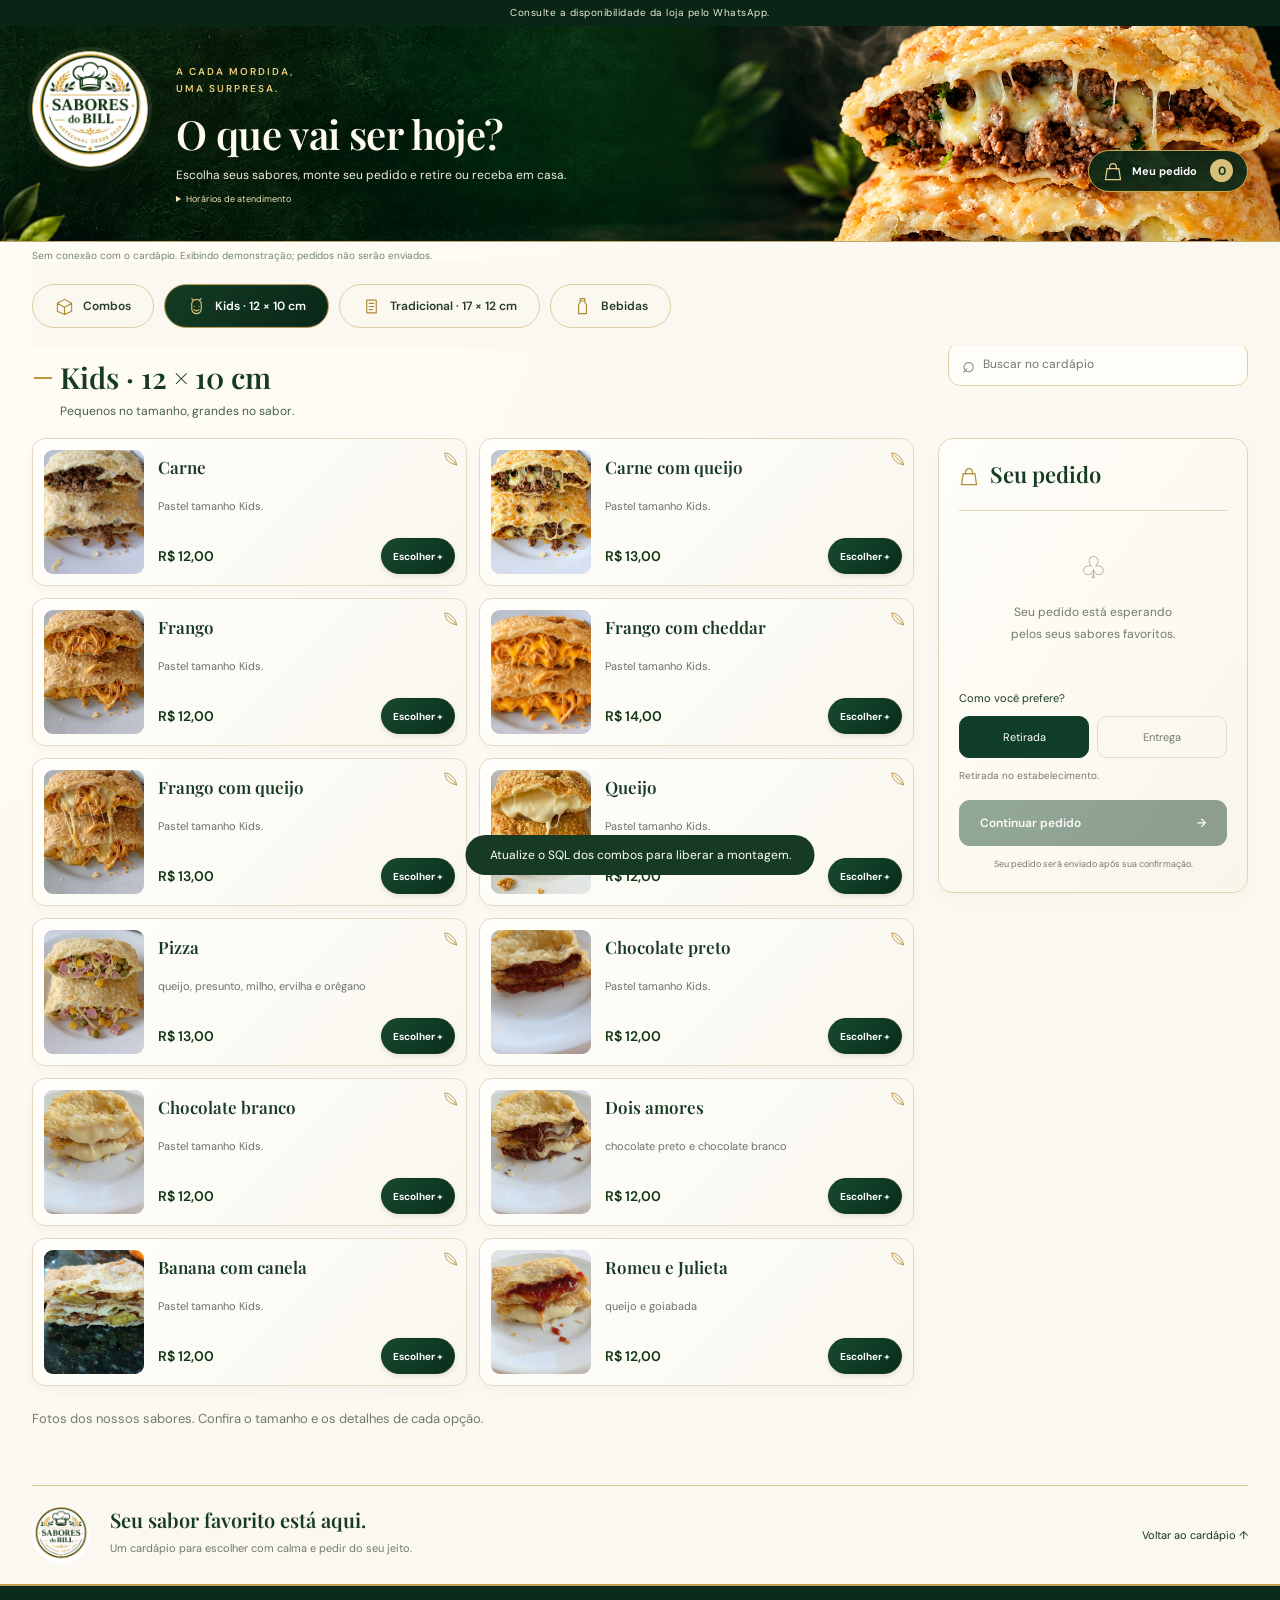
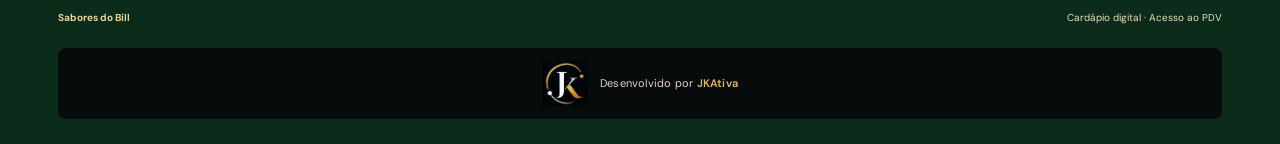
<file: public/index.html>
<!doctype html><html lang="pt-BR"><head><meta name="referrer" content="no-referrer"><meta charset="utf-8"><meta name="viewport" content="width=device-width, initial-scale=1"><meta name="theme-color" content="#153d24"><meta name="description" content="Monte seu pedido do Sabores do Bill. Pastéis Kids, tradicionais, pastelão e caixinhas de mini pastéis."><title>Sabores do Bill · Cardápio</title><style>
@import url('https://fonts.googleapis.com/css2?family=DM+Sans:wght@400;500;600;700&family=Playfair+Display:ital,wght@0,600;0,700;1,600&display=swap');
:root{--red:#722d27;--dark:#33261f;--muted:#807369;--cream:#faf7f0;--line:#e8e0d5;--green:#455b40}*{box-sizing:border-box}html{scroll-behavior:smooth;scroll-padding-top:24px}body{margin:0;background:var(--cream);color:var(--dark);font-family:'DM Sans',sans-serif;font-size:14px}button,input,textarea{font:inherit}button,a{touch-action:manipulation}button{cursor:pointer}a{color:inherit;text-decoration:none}button:focus-visible,a:focus-visible,input:focus-visible,textarea:focus-visible{outline:3px solid #c28b39;outline-offset:3px}.demo{text-align:center;padding:10px 16px;background:var(--red);color:#fff6e6;font-size:11px;letter-spacing:.5px}.demo span{margin:0 10px}header{max-width:1240px;margin:auto;padding:25px 38px;display:flex;align-items:center;justify-content:space-between}.brand{display:flex;gap:12px;align-items:center;font-family:'Playfair Display',Georgia,serif;font-size:25px;font-weight:700}.brand small{display:block;font:9px 'DM Sans',sans-serif;letter-spacing:2px;margin-top:4px}.brand-mark{display:inline-flex;position:relative;align-items:center;justify-content:center;background:var(--red);color:#fff4dc;border-radius:50%;width:48px;height:48px;font:italic 35px Georgia}.brand-mark span{font-size:16px;position:absolute;right:5px;top:5px}.cart-top{background:transparent;border:1px solid var(--line);border-radius:30px;padding:11px 18px;color:var(--red);font-weight:700}.cart-top span{display:inline-grid;place-items:center;background:var(--red);color:white;border-radius:50%;width:23px;height:23px;margin-left:10px;font-size:12px}main{max-width:1240px;margin:auto;padding:0 38px}.hero{display:grid;grid-template-columns:1fr 1fr;min-height:460px;border-top:1px solid var(--line)}.hero-copy{padding:46px 35px 30px 0}.eyebrow{font-size:10px;font-weight:700;letter-spacing:2px;color:var(--red)}h1{font:600 clamp(40px,4.4vw,65px)/1.05 'Playfair Display',Georgia,serif;margin:19px 0 20px;letter-spacing:-2px}h1 em{color:var(--red);font-weight:600}.hero-copy>p{color:var(--muted);font-size:14px;line-height:1.8;max-width:350px}.primary{background:var(--red);color:white;border:0;display:inline-flex;align-items:center;justify-content:space-between;gap:30px;padding:15px 21px;border-radius:7px;font-weight:600}.hero-copy>.primary{margin-top:14px}.primary:hover{background:#58221e}.primary:disabled{opacity:.45;cursor:default}.hero-foot{display:flex;gap:25px;color:var(--muted);font-size:11px;margin-top:25px}.hero-foot span:before{content:'✦';color:var(--red);margin-right:7px}.hero-art{position:relative;background:#ece2cf;border-radius:130px 10px 10px 10px;margin:22px 0;overflow:hidden;min-height:410px;background-image:radial-gradient(#d9c9af 1px,transparent 1px);background-size:12px 12px}.art-label{position:absolute;top:30px;left:33px;transform:rotate(-7deg);z-index:1;font-size:10px;letter-spacing:2px}.art-label strong{font:italic 27px Georgia;letter-spacing:-1px}.plate{position:absolute;left:16%;top:19%;width:78%;aspect-ratio:1;border-radius:50%;background:radial-gradient(circle,#f9f4e8 0 62%,#e8dfcf 63% 65%,#faf7f1 66% 73%,#d8cbb4 74% 75%,#f7f1e5 76%);box-shadow:15px 22px 30px #82644430;transform:rotate(-13deg)}.pastry{position:absolute;width:64%;height:33%;border-radius:50% 50% 15% 15% / 85% 85% 15% 15%;background:radial-gradient(ellipse at 25% 40%,#f5cf74 0 2%,transparent 3%),radial-gradient(ellipse at 60% 58%,#ad6923 0 2%,transparent 4%),linear-gradient(125deg,#e0a03a,#f1c563 45%,#b67428);border:6px solid #db9e45;border-bottom:8px dashed #ad722d;box-shadow:0 10px 10px #74451a35,inset 0 4px 8px #ffe3a9}.p1{top:15%;left:15%;transform:rotate(12deg)}.p2{top:36%;left:24%;transform:rotate(-12deg)}.p3{top:56%;left:11%;transform:rotate(10deg)}.leaf{position:absolute;background:#5e7346;width:42px;height:24px;border-radius:90% 0 90% 0;right:7%;top:60%;transform:rotate(25deg)}.l2{right:11%;top:68%;transform:rotate(80deg)}.stamp{position:absolute;right:20px;bottom:37px;border-radius:50%;width:96px;height:96px;background:var(--green);color:#fbf2da;display:flex;flex-direction:column;align-items:center;justify-content:center;font-size:10px;line-height:1.7;letter-spacing:1px;transform:rotate(13deg);outline:1px dashed #f5efd588;outline-offset:-6px}.art-caption{position:absolute;bottom:18px;left:24px;font:italic 15px Georgia;color:#786344}.offers{display:grid;grid-template-columns:1fr 1fr 240px;border-top:1px solid var(--line);border-bottom:1px solid var(--line);padding:22px 0;margin:6px 0 50px;gap:25px}.offers>div{display:flex;gap:15px;align-items:center;border-right:1px solid var(--line);padding-right:25px}.offer-icon{border:1px solid #ccbda7;border-radius:50%;width:47px;height:47px;display:grid;place-items:center;font:italic 21px Georgia;color:var(--red);flex-shrink:0}.offers p{margin:0}.offers b{font-size:13px}.offers small{display:block;color:var(--muted);font-size:11px;margin-top:5px}.offers strong{margin-left:auto;color:var(--red);white-space:nowrap}.offer-note{color:var(--muted);font-size:12px;line-height:1.7;align-self:center}.section-head{display:flex;align-items:center;justify-content:space-between;gap:20px}h2{font:600 34px 'Playfair Display',Georgia,serif;margin:10px 0 24px;letter-spacing:-1px}.search{background:#fff;border:1px solid var(--line);border-radius:8px;display:flex;align-items:center;padding:0 13px;gap:8px}.search span{font-size:25px;color:var(--muted)}.search input{border:0;background:transparent;padding:13px 0;min-width:205px;outline-offset:0}.category-nav{display:flex;gap:8px;border-bottom:1px solid var(--line);padding-bottom:18px;overflow:auto}.category-nav button{border:1px solid var(--line);background:transparent;border-radius:30px;padding:11px 19px;white-space:nowrap;font-size:12px;color:var(--muted)}.category-nav button.active{background:var(--red);color:white;border-color:var(--red)}.menu-layout{display:grid;grid-template-columns:minmax(0,1fr) 320px;gap:30px;align-items:start;margin-top:26px}.category-heading{margin-bottom:20px}h3{font:600 23px 'Playfair Display',Georgia,serif;margin:0 0 6px}.category-heading>span{font-size:12px;color:var(--muted)}.products{display:grid;grid-template-columns:1fr 1fr;gap:14px}.product{background:#fffdf9;border:1px solid var(--line);border-radius:10px;overflow:hidden;display:flex;flex-direction:column;min-height:178px;padding:18px}.product-top{display:flex;justify-content:space-between;gap:12px}.product h4{font-size:14px;margin:0 0 8px}.product p{font-size:11px;color:var(--muted);line-height:1.65;margin:0;flex:1}.product .mini-icon{background:#f5ecd9;border-radius:50%;display:grid;place-items:center;width:37px;height:37px;color:#b58236;font:22px Georgia;flex-shrink:0}.product-bottom{display:flex;align-items:center;justify-content:space-between;gap:6px;margin-top:17px}.product-bottom strong{color:var(--red);font-size:14px}.add{border:1px solid #d9c6bc;border-radius:5px;background:transparent;color:var(--red);padding:7px 11px;font-size:11px;font-weight:700}.add:hover{background:var(--red);color:white}.photo-note{font-size:10px;color:var(--muted);padding:10px 0}.basket{position:sticky;top:20px;border:1px solid var(--line);border-radius:12px;padding:23px;background:#fffdf9}.basket-heading{display:flex;justify-content:space-between;border-bottom:1px solid var(--line);padding-bottom:15px}.basket-heading h3{font-size:22px}.basket-heading button{display:none}.empty{text-align:center;padding:30px 7px;color:var(--muted);font-size:12px;line-height:1.8}.empty span{display:block;font-size:30px;margin-bottom:7px;color:#b3a18b}.cart-row{padding:14px 0;border-bottom:1px solid var(--line)}.cart-row-top{display:flex;justify-content:space-between;gap:10px;font-size:12px}.cart-row small{display:block;font-size:10px;color:var(--muted);margin:6px 0;line-height:1.6}.qty{display:flex;align-items:center;gap:12px;margin-top:8px;font-size:12px}.qty button{width:26px;height:26px;border:1px solid var(--line);background:transparent;border-radius:5px}.qty .remove{margin-left:auto;border:0;width:auto;font-size:10px;color:var(--muted)}.total-line{display:flex;justify-content:space-between;font-size:12px;margin-top:12px}.total-line.discount{color:var(--green)}.total-line.total{font-size:18px;font-weight:700;padding-top:13px;margin-bottom:16px;border-top:1px solid var(--line)}.combo-message{background:#eef1e8;color:var(--green);padding:9px;border-radius:5px;font-size:10px;line-height:1.6;margin-top:10px}.fulfillment{border-top:1px solid var(--line);padding-top:15px;margin-top:18px}.fulfillment>span{font-size:11px}.fulfillment>div{display:flex;gap:8px;margin:9px 0}.fulfillment button{flex:1;border:1px solid var(--line);background:transparent;border-radius:5px;padding:9px;color:var(--muted);font-size:11px}.fulfillment button.selected{border-color:var(--red);color:var(--red);background:#f9efeb}.fulfillment small{display:block;color:var(--muted);font-size:10px;line-height:1.7;margin-bottom:16px}.full{width:100%;gap:10px;justify-content:space-between;font-size:12px}.basket-note{display:block;text-align:center;font-size:9px;color:var(--muted);margin-top:12px}.bottom-note{display:flex;align-items:center;gap:20px;border-top:1px solid var(--line);margin-top:60px;padding:35px 0}.bottom-note h3{font-size:22px}.bottom-note p{font-size:12px;color:var(--muted);margin:8px 0}.bottom-note a{margin-left:auto;font-size:11px;color:var(--red)}footer{background:#ede5d8;padding:25px max(38px,calc((100vw - 1164px)/2));display:flex;justify-content:space-between;font-size:11px;color:var(--muted)}footer strong{color:var(--red)}dialog{border:1px solid var(--line);border-radius:15px;padding:32px;width:min(530px,calc(100% - 26px));max-height:90vh;color:var(--dark);background:var(--cream)}dialog::backdrop{background:#221a15a6;backdrop-filter:blur(3px)}.dialog-close{position:absolute;right:14px;top:12px;border:0;background:transparent;font-size:27px;color:var(--muted)}dialog h2{font-size:29px;margin-right:15px}dialog p{color:var(--muted);line-height:1.7;font-size:12px}.flavor{display:flex;justify-content:space-between;align-items:center;gap:15px;padding:13px 0;border-bottom:1px solid var(--line);font-size:12px}.flavor input{width:60px;padding:8px;border:1px solid var(--line);border-radius:5px;background:white}.kit-summary{padding:14px 0;display:flex;justify-content:space-between;font-weight:700;font-size:12px}.secondary{border:1px solid var(--line);border-radius:5px;background:transparent;padding:10px 14px;color:var(--red);font-size:11px;margin:12px 0}.toast{position:fixed;bottom:25px;left:50%;transform:translate(-50%,20px);background:var(--dark);color:white;border-radius:30px;padding:12px 24px;font-size:12px;opacity:0;transition:.2s;pointer-events:none;z-index:8}.toast.show{opacity:1;transform:translate(-50%,0)}.mobile-cart,.shade{display:none}.review-list{font-size:13px;line-height:1.7}.review-list li{padding:7px 0}.review-note{background:#eee5d8;padding:14px;border-radius:6px}.obs-label{display:block;font-size:12px;margin:18px 0 8px}textarea{width:100%;padding:10px;border:1px solid var(--line);border-radius:6px;resize:vertical}.copy-status{font-size:11px;color:var(--green);min-height:18px;margin-top:8px}
@media(min-width:1400px){.hero-art{min-height:450px}}@media(max-width:1000px){.offers{grid-template-columns:1fr 1fr}.offer-note{display:none}.menu-layout{grid-template-columns:minmax(0,1fr) 290px;gap:20px}.products{grid-template-columns:1fr}.hero-art{min-height:370px}.hero-copy{padding-right:15px}h1{font-size:48px}.offers>div:last-of-type{border:0}}@media(max-width:700px){.demo{font-size:9px;line-height:1.7}.demo span{margin:0 3px}header{padding:19px 20px}.brand{font-size:21px}.brand-mark{width:42px;height:42px}.cart-top{padding:8px 10px;font-size:10px}.cart-top span{margin-left:5px}main{padding:0 20px}.hero{grid-template-columns:1fr}.hero-copy{padding:30px 0 10px}.hero h1{font-size:49px;letter-spacing:-1.5px}.hero-copy>p{max-width:320px}.hero-art{min-height:290px;max-height:290px;border-radius:80px 8px 8px 8px;margin-top:15px}.plate{width:68%;left:24%;top:4%}.art-label{top:35px;left:22px}.stamp{right:16px;bottom:28px;width:76px;height:76px;font-size:8px}.hero-foot{margin-top:20px}.offers{gap:13px;padding:18px 0;margin:10px 0 30px}.offers>div{padding-right:10px;gap:8px;flex-wrap:wrap}.offer-icon{width:32px;height:32px;font-size:16px}.offers strong{font-size:13px;margin-left:40px}.offers b{font-size:11px}.offers small{font-size:9px}.section-head{display:block}h2{font-size:31px}.search{margin-bottom:18px}.search input{width:100%}.category-nav{margin-right:-20px;padding-right:20px}.category-nav button{padding:10px 16px}.menu-layout{display:block;margin-top:22px}.products{grid-template-columns:1fr 1fr;gap:10px}.product{padding:14px;min-height:180px}.product h4{font-size:12px}.product p{font-size:10px}.product .mini-icon{display:none}.product-bottom{flex-wrap:wrap;gap:10px}.product-bottom strong{font-size:13px}.add{padding:7px 9px}.category-heading>span{font-size:11px}.basket{display:none;position:fixed;bottom:0;top:auto;left:0;right:0;border-radius:18px 18px 0 0;z-index:10;max-height:88vh;overflow:auto;padding:24px}.basket.open{display:block}.basket-heading button{display:block;border:0;background:transparent;font-size:26px;color:var(--muted)}.shade.show{display:block;position:fixed;inset:0;background:#221a1588;z-index:9}.mobile-cart{display:flex;position:fixed;bottom:15px;left:20px;right:20px;padding:17px 20px;border:0;border-radius:8px;background:var(--red);color:white;align-items:center;justify-content:space-between;z-index:5;box-shadow:0 5px 20px #33261f30;font-weight:700}.bottom-note{margin-top:30px;padding:28px 0;align-items:flex-start;gap:12px}.bottom-note h3{font-size:19px}.bottom-note p{font-size:11px}.bottom-note a{display:none}.bottom-note .brand-mark{flex-shrink:0}footer{padding:23px 20px 100px;gap:10px;flex-direction:column}.toast{bottom:85px;white-space:nowrap}.hero-copy .primary{font-size:12px}}
@media(prefers-reduced-motion:reduce){html{scroll-behavior:auto}*{transition:none!important}}

.connection-label{font-size:10px;color:var(--green);padding:0 0 20px}.product .add:disabled{opacity:.4;cursor:default}


/* Crédito de desenvolvimento integrado ao rodapé */
footer{flex-wrap:wrap;align-items:center;gap:16px}
footer .developer-credit{flex-basis:100%;display:flex;align-items:center;justify-content:center;gap:12px;background:#070b0b;color:#ddd8cc;margin:8px 0 0;padding:13px 18px;border-radius:8px;font-size:11px;letter-spacing:.2px}
footer .developer-credit img{display:block;width:46px;height:45px;object-fit:contain;flex-shrink:0}
footer .developer-credit strong{color:#e6ba58;font-weight:600}
@media(max-width:700px){footer .developer-credit{align-self:stretch;margin-top:8px;padding:12px;font-size:10px}}
</style><style>
[hidden]{display:none!important}.pdv-main{padding-bottom:50px}.back-link{font-size:12px;color:var(--red)}.login-card{max-width:470px;margin:45px auto;border:1px solid var(--line);padding:35px;border-radius:12px;background:#fffdf9}.login-card h1{font-size:38px;letter-spacing:-1px}.login-card p{font-size:12px;line-height:1.8;color:var(--muted)}.login-card form{margin-top:25px}.login-card label,.checkout-fields label{display:block;font-size:12px;margin:15px 0}.login-card input,.checkout-fields input,.checkout-fields select,.pdv-filters input,.pdv-filters select{display:block;width:100%;margin-top:7px;border:1px solid var(--line);border-radius:6px;background:white;padding:12px;color:var(--dark)}.login-card details{font-size:11px;color:var(--muted);margin-top:24px}.login-card .primary{margin-top:10px}.pdv-heading{display:flex;align-items:center;justify-content:space-between;gap:20px;border-top:1px solid var(--line);padding-top:30px}.pdv-heading h2{margin-bottom:10px}.pdv-heading p{font-size:11px;color:var(--muted)}.pdv-actions{display:flex;gap:9px;align-items:center}.pdv-actions .primary{font-size:12px}.pdv-actions .secondary{margin:0}.metrics{display:grid;grid-template-columns:repeat(4,1fr);gap:15px;margin:25px 0}.metric{padding:20px;background:#eee6d8;border-radius:8px}.metric span{display:block;font-size:11px;color:var(--muted);margin-bottom:9px}.metric strong{font:600 30px Georgia;color:var(--red)}.pdv-filters{display:flex;gap:15px;margin:22px 0}.pdv-filters label{font-size:11px}.orders-grid{display:grid;grid-template-columns:repeat(3,1fr);gap:18px}.order-card{border:1px solid var(--line);border-radius:10px;background:#fffdf9;padding:20px}.order-top{display:flex;justify-content:space-between;gap:10px;font-size:11px;color:var(--muted)}.order-top b{font:700 23px Georgia;color:var(--red)}.order-card h3{font:600 16px 'DM Sans',sans-serif;margin:18px 0 8px}.order-card p{font-size:12px;color:var(--muted);line-height:1.7}.status-pill{display:inline-block;border-radius:20px;background:#f2e5dc;color:var(--red);font-size:10px;padding:7px 10px}.status-pill.pronto,.status-pill.disponivel_retirada,.status-pill.saiu_para_entrega{background:#e9eddf;color:var(--green)}.order-total{display:flex;align-items:center;justify-content:space-between;padding:15px 0;font-size:14px}.order-card .primary{padding:12px;font-size:11px}.order-card .secondary{width:100%;margin-bottom:0}#panel-error{color:#9a2922;font-size:12px;padding:10px 0}.pdv-help{font-size:11px;color:var(--muted);line-height:1.8;margin-top:30px}.checkout-fields{margin-bottom:22px}.checkout-warning{font-size:11px;color:var(--red);line-height:1.7}.success-order{background:#e8eddc;color:var(--green);padding:16px;border-radius:8px}.detail-items{padding-left:18px;font-size:12px;line-height:1.8}.detail-items li{padding:8px 0;border-bottom:1px solid var(--line)}#login-status{color:var(--red)}@media(max-width:800px){.orders-grid{grid-template-columns:1fr 1fr}.pdv-heading{align-items:flex-start;flex-direction:column}.metrics{grid-template-columns:1fr 1fr}}@media(max-width:500px){.orders-grid{grid-template-columns:1fr}.login-card{padding:24px;margin-top:20px}.pdv-actions{flex-wrap:wrap}.pdv-filters{flex-wrap:wrap}.pdv-heading h2{font-size:28px}}
.promotions-panel{border:1px solid var(--line);border-radius:10px;padding:20px;background:#fffdf9}.promotions-panel p{font-size:12px;color:var(--muted)}.promotions-panel label{display:block;font-size:12px;padding:8px 0}.promotions-panel input{accent-color:var(--red)}#promo-status{display:block;font-size:11px;color:var(--red);line-height:1.7}
.receipt-method{background:#eee6d8;padding:14px;border-radius:6px;line-height:1.8!important}.no-print{margin-top:22px}.no-print p{font-size:10px!important}@media print{body{background:white;color:black}body>header,body>main{display:none!important}#detail-dialog{position:static;display:block!important;border:0;border-radius:0;max-width:80mm;width:100%;max-height:none;overflow:visible;padding:5mm;margin:0;background:white;color:black}#detail-dialog::backdrop{display:none}.no-print,#detail-close{display:none!important}.receipt-method{background:none;border:1px solid black;border-radius:0}#detail-body h2{font-size:20px}#detail-body p,#detail-body li{font-size:12px;color:black}.detail-items{padding-left:16px}.total-line{color:black}}

</style><style>.obs-label input{display:block;width:100%;padding:12px;border:1px solid #e8e0d5;border-radius:6px;margin:7px 0 20px}#pix-message{font-size:12px;line-height:1.7}</style><style>.product-photo{width:65px;height:65px;object-fit:cover;border-radius:10px;flex-shrink:0}</style><style>
.business-hours{font-size:12px!important;line-height:1.8!important;margin-top:22px}.business-hours small{font-size:11px}.product.has-photo{overflow:hidden}.product-media{display:block;width:calc(100% + 36px);max-width:none;height:auto;aspect-ratio:1;object-fit:cover;object-position:center 30%;margin:-18px -18px 16px;background:#eee5d8}.product-media.mini-pastries-photo{object-position:center 65%}.product.has-photo .product-top{margin-bottom:6px}.product.has-photo h4{font-size:15px;line-height:1.4}.kit-photos{display:grid;grid-template-columns:1fr 1fr;gap:12px;margin:20px 0}.kit-photos figure{margin:0;min-width:0}.kit-photos img{display:block;width:100%;height:auto;aspect-ratio:1;object-fit:cover;object-position:center 65%;border-radius:9px}.kit-photos figcaption{font-size:11px;color:var(--muted);margin-top:8px;line-height:1.5}
@media(max-width:700px){.product-media{width:calc(100% + 28px);margin:-14px -14px 12px}.product.has-photo h4{font-size:13px}.kit-photos{gap:10px}}
</style><style>.campaign-offers{display:grid;grid-template-columns:repeat(auto-fit,minmax(230px,1fr));gap:16px;margin-bottom:24px}.campaign-offers article{border:1px solid #d5dbc9;background:#eef1e8;padding:18px;border-radius:10px}.campaign-offers p,.campaign-offers small{font-size:12px;line-height:1.7}</style><link rel="stylesheet" href="cardapio-layout.css"><link rel="stylesheet" href="marca-bill.css"><link rel="stylesheet" href="design-bill.css"></head><body>
<div class="demo">PRÉVIA DO CARDÁPIO <span>•</span> Explore e monte seu pedido. O envio ainda não está habilitado.</div>
<section class="bill-banner"><header><a class="brand" href="#"><img class="brand-logo" src="images/logo-sabores-do-bill.png" alt="Sabores do Bill — artesanal desde 2020" width="92" height="92"><span>A CADA MORDIDA,<small>UMA SURPRESA.</small></span></a><button class="cart-top" id="open-cart"><span class="bag-symbol" aria-hidden="true"><svg aria-hidden="true" width="20" height="22" viewBox="0 0 24 24" fill="none" stroke="currentColor" stroke-width="1.5"><path d="M5 8h14l2 13H3L5 8Z"/><path d="M8 9V6a4 4 0 0 1 8 0v3"/></svg></span> Meu pedido <span id="count">0</span></button></header><div class="menu-intro"><div class="eyebrow">A CADA MORDIDA, UMA SURPRESA</div><h1>O que vai ser hoje?</h1><p>Escolha seus sabores, monte seu pedido e retire ou receba em casa.</p><details class="menu-hours"><summary>Horários de atendimento</summary><p class="business-hours">Confira a disponibilidade da loja pelo WhatsApp.</p></details></div></section><main>
<section class="offers" id="promo-offers" aria-label="Promoções" hidden></section>
<section id="cardapio"><div class="category-nav" id="tabs" role="group" aria-label="Categorias"></div><div class="section-head"><div><div class="eyebrow">ESCOLHA DO SEU JEITO</div><h2>Nosso cardápio</h2></div><label class="search"><span>⌕</span><input type="search" id="search" placeholder="Buscar no cardápio" aria-label="Buscar no cardápio"></label></div><div class="menu-layout"><div><div class="category-heading"><h3 id="category-title">Kids</h3><span id="category-description">Pequenos no tamanho, grandes no sabor.</span></div><div id="products" class="products"></div><p class="photo-note">Fotos dos nossos sabores. Confira o tamanho e os detalhes de cada opção.</p></div><aside class="basket" id="basket"><div class="basket-heading"><h3><span aria-hidden="true"><svg aria-hidden="true" width="20" height="22" viewBox="0 0 24 24" fill="none" stroke="currentColor" stroke-width="1.5"><path d="M5 8h14l2 13H3L5 8Z"/><path d="M8 9V6a4 4 0 0 1 8 0v3"/></svg></span> Seu pedido</h3><button id="close-cart" aria-label="Fechar pedido">×</button></div><div id="cart-items"></div><div id="totals"></div><div class="fulfillment"><span>Como você prefere?</span><div><button id="pickup" class="selected">Retirada</button><button id="delivery">Entrega</button></div><small id="delivery-note">Retirada no estabelecimento.</small></div><button class="primary full" id="review">Revisar pedido <span>→</span></button><small class="basket-note">Demonstração • nenhum pedido será enviado</small></aside></div></section>
<section class="bottom-note"><img class="brand-logo" src="images/logo-sabores-do-bill.png" alt="Sabores do Bill — artesanal desde 2020" width="72" height="72"><div><h3>Seu sabor favorito está aqui.</h3><p>Um cardápio para escolher com calma e pedir do seu jeito.</p></div><a href="#cardapio">Voltar ao cardápio ↑</a></section></main><footer><strong>Sabores do Bill</strong><span>Cardápio digital · <a href="pdv.html">Acesso ao PDV</a></span><div class="developer-credit"><img src="images/jkativa-logo.png" alt="Logo JKAtiva" width="46" height="45" loading="lazy"><span>Desenvolvido por <strong>JKAtiva</strong></span></div></footer><button class="mobile-cart" id="mobile-cart">Ver meu pedido <span id="mobile-total">R$ 0,00</span></button><div class="shade" id="shade"></div><dialog id="dialog"><button class="dialog-close" id="dialog-close" aria-label="Fechar">×</button><div id="dialog-content"></div></dialog><div class="toast" role="status" id="toast"></div><script src="horarios.js"></script><script src="fotos.js"></script><script>
const BILL_API={url:'https://sepbenhymdholhjvwtdj.supabase.co',key:'sb_publishable_FYDrWLN3wo20EhlCBzRZfw__JeO0p4w'};
const BillDB=(()=>{
 let session=null,refreshing=null;try{session=JSON.parse(sessionStorage.getItem('bill-pdv-session')||'null');}catch{}
 function remember(s){if(s&&!s.expires_at)s.expires_at=Math.floor(Date.now()/1000)+(s.expires_in||3600);session=s;try{if(s)sessionStorage.setItem('bill-pdv-session',JSON.stringify(s));else sessionStorage.removeItem('bill-pdv-session');}catch{}}
 async function auth(path,body){const res=await fetch(BILL_API.url+'/auth/v1/'+path,{method:'POST',headers:{apikey:BILL_API.key,'Content-Type':'application/json'},body:JSON.stringify(body)});const data=await res.json();if(!res.ok)throw new Error(data.msg||data.error_description||data.message||'Não foi possível entrar.');return data;}
 async function token(){if(!session)throw new Error('Entre no PDV para continuar.');if(session.expires_at<Date.now()/1000+60){if(!refreshing)refreshing=auth('token?grant_type=refresh_token',{refresh_token:session.refresh_token}).then(s=>{remember(s);return s.access_token;}).catch(e=>{remember(null);throw e;}).finally(()=>refreshing=null);return refreshing;}return session.access_token;}
 async function request(path,{body,method='GET',admin=false}={}){const headers={apikey:BILL_API.key,'Content-Type':'application/json'};if(admin)headers.Authorization='Bearer '+await token();const res=await fetch(BILL_API.url+'/rest/v1/'+path,{method,headers,body:body===undefined?undefined:JSON.stringify(body)});let data;try{data=await res.json();}catch{data=null;}if(!res.ok){let msg=data?.message||'Não foi possível acessar o banco.';if(data?.code==='PGRST202'||data?.code==='42703')msg='Execute primeiro o SQL da etapa 4 no Supabase.';throw new Error(msg);}return data;}
 return {request,async login(email,password){const s=await auth('token?grant_type=password',{email,password});remember(s);try{if(!await request('rpc/bill_verificar_acesso',{method:'POST',body:{},admin:true}))throw new Error('Este e-mail não tem acesso ao PDV.');return true;}catch(e){remember(null);throw e;}},async allowed(){if(!session)return false;return await request('rpc/bill_verificar_acesso',{method:'POST',body:{},admin:true});},async logout(){if(session)try{await fetch(BILL_API.url+'/auth/v1/logout',{method:'POST',headers:{apikey:BILL_API.key,Authorization:'Bearer '+await token()}});}finally{remember(null);}},get signedIn(){return !!session;}};
})();

</script><script>
const MENU = {"kids": {"label": "Kids", "color": "kids", "items": [{"id": "k1", "name": "Carne", "price": 12}, {"id": "k2", "name": "Carne com queijo", "price": 13}, {"id": "k3", "name": "Frango", "price": 12}, {"id": "k4", "name": "Frango com cheddar", "price": 14}, {"id": "k5", "name": "Frango com queijo", "price": 13}, {"id": "k6", "name": "Queijo", "price": 12}, {"id": "k7", "name": "Pizza", "note": "queijo, presunto, milho, ervilha e orégano", "price": 13}, {"id": "k8", "name": "Chocolate preto", "price": 12}, {"id": "k9", "name": "Chocolate branco", "price": 12}, {"id": "k10", "name": "Dois amores", "note": "chocolate preto e chocolate branco", "price": 12}, {"id": "k11", "name": "Banana com canela", "price": 12}, {"id": "k12", "name": "Romeu e Julieta", "note": "queijo e goiabada", "price": 12}]}, "tradicional": {"label": "Tradicional", "color": "tradicional", "items": [{"id": "t1", "name": "Carne", "price": 19}, {"id": "t2", "name": "Carne com queijo", "price": 21}, {"id": "t3", "name": "Frango", "price": 19}, {"id": "t4", "name": "Frango com cheddar", "price": 22}, {"id": "t5", "name": "Frango com queijo", "price": 21}, {"id": "t6", "name": "Queijo", "price": 19}, {"id": "t7", "name": "Pizza", "note": "queijo, presunto, milho, ervilha e orégano", "price": 20}, {"id": "t8", "name": "Chocolate preto", "price": 19}, {"id": "t9", "name": "Chocolate branco", "price": 19}, {"id": "t10", "name": "Dois amores", "note": "chocolate preto e chocolate branco", "price": 19}, {"id": "t11", "name": "Banana com canela", "price": 19}, {"id": "t12", "name": "Romeu e Julieta", "note": "queijo e goiabada", "price": 19}]}, "pastelao": {"label": "Pastelão", "color": "pastelao", "items": [{"id": "p1", "name": "Carne", "price": 40, "note": "carne moída, tomate, milho, ervilha, pepino, queijo mussarela ralado e ovos cozidos"}]}, "kit": {"label": "Combos", "color": "kit", "size": 30, "price": 32.9, "itemName": "Caixinha de Mini Pastéis (30 un)", "flavors": [{"id": "carne", "name": "Carne", "group": "carne"}, {"id": "pizza", "name": "Pizza", "group": "pizza"}, {"id": "chocolate", "name": "Doce massa tradicional com chocolate preto", "group": "doce", "legacyNames": ["Chocolate"]}, {"id": "frango_queijo", "name": "Frango com queijo", "group": "frango"}], "items": []}, "bebidas": {"label": "Bebidas", "color": "bebidas", "items": [{"id": "lata-coca", "name": "Coca-Cola lata", "price": 6}, {"id": "lata-coca-zero", "name": "Coca-Cola Zero lata", "price": 6}, {"id": "lata-guarana", "name": "Guaraná Antarctica lata", "price": 6}]}, "adicionais": {"label": "Adicionais", "color": "adicionais", "items": []}};
</script><script>
let BILL_PROMOTIONS={kids:{ativo:false,preco:29.9},familia:{ativo:false,preco:44.9}};
function setPromotions(value){BILL_PROMOTIONS=value||{kids:{ativo:false,preco:29.9},familia:{ativo:false,preco:44.9}};}
function calculate(cart, promos=BILL_PROMOTIONS){
 const kids=[],trad=[];let subtotal=0;
 for(const x of cart){subtotal+=x.cents*x.qty;if(['kids','tradicional'].includes(x.cat))for(let n=0;n<x.qty;n++)(x.cat==='kids'?kids:trad).push(x.cents);}
 kids.sort((a,b)=>a-b);trad.sort((a,b)=>a-b);
 const sum=(a,n)=>a.slice(0,n).reduce((s,x)=>s+x,0);let best={discount:0,k:0,f:0};
 for(let f=0;f<=(promos.familia.ativo?Math.min(Math.floor(trad.length/2),kids.length):0);f++){
 const k=promos.kids.ativo?Math.floor((kids.length-f)/3):0,discount=sum(trad,2*f)+sum(kids,f+3*k)-f*Math.round(promos.familia.preco*100)-k*Math.round(promos.kids.preco*100);
 if(discount>best.discount)best={discount,k,f};
 }
 return {subtotal,...best,total:subtotal-best.discount};
}
if(typeof module!=='undefined')module.exports={calculate,setPromotions};

</script><script>
const $=id=>document.getElementById(id),money=c=>(c/100).toLocaleString('pt-BR',{style:'currency',currency:'BRL'});
const esc=s=>String(s).replace(/[&<>"']/g,c=>({'&':'&amp;','<':'&lt;','>':'&gt;','"':'&quot;',"'":'&#39;'}[c]));
const descriptions={combos_avulsos:'Combos e ofertas do restaurante.',kids:'Pequenos no tamanho, grandes no sabor.',tradicional:'O clássico que sempre dá vontade de repetir.',pastelao:'Uma opção generosa, com muito recheio.',kit:'Uma caixinha, muitas combinações. Monte seus 30 mini pastéis.',bebidas:'Para acompanhar seu pedido.',adicionais:'Escolha a borda ao adicionar seu pastel.'};
const labels={combos_avulsos:'Combos',kids:'Kids · 12 × 10 cm',tradicional:'Tradicional · 17 × 12 cm',pastelao:'Pastelão · 25 × 14 cm',kit:'Mini pastéis',bebidas:'Bebidas',adicionais:'Adicionais'};
let cat='kids',cart=[],mode='retirada',notes='',kitMix={},timer;
function restore(){try{let saved=JSON.parse(localStorage.getItem('bill_cardapio_demo_v1')||'null');if(!saved)return;mode=saved.mode==='entrega'?'entrega':'retirada';notes=String(saved.notes||'').slice(0,500);for(const r of saved.cart||[]){if(!Number.isInteger(r.qty)||r.qty<1||r.qty>99)continue;if(r.cat==='kit'){const mix=r.mix||{},total=Object.values(mix).reduce((s,n)=>s+(Number.isInteger(n)&&n>=0?n:NaN),0);if(total===30&&Object.keys(mix).every(k=>MENU.kit.flavors.some(f=>f.id===k)))cart.push({id:r.id,cat:'kit',name:MENU.kit.itemName,cents:3290,qty:r.qty,mix});}else{const it=MENU[r.cat]?.items.find(x=>x.id===r.id||x.name===r.name);if(it)cart.push({id:it.id,cat:r.cat,name:it.name,cents:Math.round(it.price*100),qty:r.qty,...(Array.isArray(r.comboEscolhas)?{comboEscolhas:r.comboEscolhas,comboDescricao:String(r.comboDescricao||''),comboExtra:Number(r.comboExtra)||0}:{}),...(['kids','tradicional'].includes(r.cat)&&['Chocolate','Cheddar','Chocolate branco','Dois amores'].includes(r.borda)?{borda:r.borda,bordaCents:r.cat==='kids'?200:400}:{})});}}}catch{cart=[];}}
function save(){try{localStorage.setItem('bill_cardapio_demo_v1',JSON.stringify({cart,mode,notes}));}catch{}}
function toast(text){$('toast').textContent=text;$('toast').classList.add('show');clearTimeout(timer);timer=setTimeout(()=>$('toast').classList.remove('show'),2200);}
function billCategoryIcon(k){
 const paths={kids:'M8 4 6 2M16 4l2-2M6 9a6 6 0 0 1 12 0v6a6 6 0 0 1-12 0V9Zm3 3h.01M15 12h.01M9 16q3 3 6 0',tradicional:'M6 4h12v16H6zM9 8h6M9 12h6M9 16h4',pastelao:'M4 13a8 8 0 0 1 16 0v4H4zM6 17v2m4-2v2m4-2v2m4-2v2',kit:'m3 8 9-5 9 5-9 5-9-5Zm0 0v10l9 4 9-4V8M12 13v9',combos_avulsos:'m3 8 9-5 9 5-9 5-9-5Zm0 0v10l9 4 9-4V8M12 13v9',bebidas:'M9 2h6v5l2 3v11H7V10l2-3V2Zm0 3h6',adicionais:'M8 6h8v15H8zM9 6V3h6v3M11 3V1'};
 return '<svg aria-hidden="true" width="19" height="19" viewBox="0 0 24 24" fill="none" stroke="currentColor" stroke-width="1.4" stroke-linecap="round" stroke-linejoin="round"><path d="'+(paths[k]||paths.kit)+'"/></svg>';
}
function renderTabs(){ $('tabs').innerHTML=Object.entries(labels).filter(([k])=>k!=='adicionais'||MENU.adicionais.items.length).map(([k,v])=>`<button data-cat="${k}" class="${cat===k?'active':''}" aria-pressed="${cat===k}">${billCategoryIcon(k)}${v}</button>`).join('');}
function renderProducts(){const term=$('search').value.trim().toLocaleLowerCase('pt-BR');$('category-title').textContent=term?'Resultados da busca':labels[cat];$('category-description').textContent=term?'Encontre seu próximo favorito.':descriptions[cat];let all=[];for(const [key,c]of Object.entries(MENU)){if(!term&&key!==cat&&!(key==='kit'&&cat===(MENU.kit.catalogCategory||'combos_avulsos')))continue;const items=key==='kit'?(c.available===false?[]:[{id:'mini30',name:c.itemName,price:c.price,image:c.image,originalPrice:c.originalPrice,onSale:c.onSale,note:'30 unidades. Misture carne, pizza e os dois sabores doces.'}]):c.items;for(const it of items){if(!term||`${it.name} ${it.note||''} ${labels[key]}`.toLocaleLowerCase('pt-BR').includes(term))all.push({...it,cat:key});}}
 $('products').innerHTML=all.length?all.map(it=>{
 const photo=BillPhotos.forProduct(it.name,it.cat,it.image);
 return `<article class="product ${photo?'has-photo':''} ${it.cat==='bebidas'?'beverage-product':''}">${photo?`<img class="product-media ${it.cat==='kit'?'mini-pastries-photo':''}" src="${esc(photo)}" alt="${esc(it.cat==='kit'?'Caixinha de mini pastéis salgados':it.cat==='bebidas'?it.name:'Sabor '+it.name)}" loading="lazy" decoding="async" width="720" height="720">`:''}<div class="product-top"><h4>${esc(it.name)}</h4>${photo?'':`<span class="mini-icon" aria-hidden="true">${it.cat==='bebidas'?'◉':it.cat==='adicionais'?'✦':'◒'}</span>`}</div><p>${term?esc(labels[it.cat])+' · ':''}${esc(it.note|| (it.cat==='kids'?'Pastel tamanho Kids.':it.cat==='tradicional'?'Pastel tamanho tradicional.':it.cat==='bebidas'?'Escolha para acompanhar.':'Preparado com capricho.'))}</p><div class="product-bottom"><strong>${it.onSale?'<s style="font-size:11px;color:var(--muted)">'+money(Math.round(it.originalPrice*100))+'</s> ':''}${money(Math.round(it.price*100))}</strong><button class="add" data-add="${it.id}" data-category="${it.cat}" aria-label="${esc((it.cat==='kit'?'Montar ':'Adicionar ')+it.name+' · '+labels[it.cat])}">${it.cat==='kit'?'Montar +':'<svg aria-hidden="true" width="17" height="17" viewBox="0 0 24 24" fill="none" stroke="currentColor" stroke-width="1.6"><path d="M3 4h2l3 11h10l3-8H6"/><circle cx="9" cy="20" r="1"/><circle cx="18" cy="20" r="1"/></svg>'}</button></div></article>`;
 }).join(''):'<p class="empty">Nenhum produto encontrado. Tente outro nome.</p>';renderProductQuantities();}

function renderProductQuantities(){
 for(const card of document.querySelectorAll('#products .product')){
  const addButton=card.querySelector('[data-add]');if(!addButton)continue;
  const key=addButton.dataset.category,id=addButton.dataset.add;
  if(['kids','tradicional'].includes(key)){addButton.hidden=false;addButton.innerHTML='Escolher +';addButton.setAttribute('aria-label','Escolher '+card.querySelector('h4').textContent+' · '+labels[key]);const old=card.querySelector('.product-quantity');if(old)old.remove();card.classList.toggle('in-cart',cart.some(x=>x.id===id&&x.cat===key));continue;}
  const item=cart.find(x=>x.id===id&&x.cat===key);
  card.classList.toggle('in-cart',!!item);
  let control=card.querySelector('.product-quantity');
  if(!item||key==='kit'){if(control)control.remove();addButton.hidden=false;continue;}
  addButton.hidden=false;
  if(!control){control=document.createElement('div');control.className='product-quantity';addButton.after(control);}
  control.innerHTML=`<button data-product-step="-1" data-id="${esc(id)}" data-category="${esc(key)}" aria-label="Diminuir ${esc(item.name)}">−</button><span aria-live="polite">${item.qty}</span><button data-product-step="1" data-id="${esc(id)}" data-category="${esc(key)}" aria-label="Aumentar ${esc(item.name)}">+</button>`;
 }
}
function detail(it){if(it.borda)return labels[it.cat]+' · Borda de '+it.borda+' (+'+money(it.bordaCents)+' por unidade)';return it.cat==='kit'?MENU.kit.flavors.filter(f=>it.mix[f.id]).map(f=>`${it.mix[f.id]}× ${f.name}`).join(' · '):labels[it.cat];}
function renderCart(){let r=calculate(cart),count=cart.reduce((s,x)=>s+x.qty,0);$('count').textContent=count;$('mobile-total').textContent=money(r.total);$('cart-items').innerHTML=cart.length?cart.map((it,i)=>`<div class="cart-row"><div class="cart-row-top"><b>${esc(it.name)}</b><span>${money((it.cents+(it.bordaCents||0)+(it.comboExtra||0))*it.qty)}</span></div><small>${esc(detail(it))}${it.cat==='kit'&&it.qty>1?' (por caixinha)':''}</small><div class="qty"><button data-change="-1" data-index="${i}" aria-label="Diminuir ${esc(it.name)}">−</button><span>${it.qty}</span><button data-change="1" data-index="${i}" aria-label="Aumentar ${esc(it.name)}">+</button><button class="remove" data-remove="${i}">Remover</button></div></div>`).join(''):'<div class="empty"><span>♧</span>Seu pedido está esperando<br>pelos seus sabores favoritos.</div>';
 $('totals').innerHTML=cart.length?`<div class="total-line"><span>Subtotal</span><span>${money(r.subtotal)}</span></div>${r.discount?`<div class="total-line discount"><span>Desconto promocional</span><span>− ${money(r.discount)}</span></div><div class="combo-message">${r.promoName?esc(r.promoName):[r.k?`${r.k}× Combo Kids`:'',r.f?`${r.f}× Combo Família`:''].filter(Boolean).join(' + ')} aplicado${r.f+r.k>1?'s':''} automaticamente.</div>`:''}<div class="total-line total"><span>${mode==='entrega'?'Total dos produtos':'Total'}</span><span>${money(r.total)}</span></div>`:'';
 $('pickup').classList.toggle('selected',mode==='retirada');$('delivery').classList.toggle('selected',mode==='entrega');renderProductQuantities();$('delivery-note').textContent=mode==='entrega'?'Taxa e disponibilidade de entrega a confirmar. Não incluídas no total.':'Retirada no estabelecimento.';$('review').disabled=!cart.length;save();}
function add(id,key){if(['kids','tradicional'].includes(key)){openBorder(id,key);return;}if(key==='kit'){openKit();return;}let it=MENU[key].items.find(x=>x.id===id),old=cart.find(x=>x.id===id&&x.cat===key);if(old){if(old.qty>=99){toast('Limite de 99 unidades por item.');return;}old.qty++;}else cart.push({id,cat:key,name:it.name,cents:Math.round(it.price*100),qty:1});renderCart();toast('Adicionado ao seu pedido');}
function showDialog(html){$('dialog-content').innerHTML=html;$('dialog').showModal();}
function openKit(){if(MENU.kit.available===false){toast('Caixinha indisponível no momento.');return;}kitMix=Object.fromEntries(MENU.kit.flavors.map(f=>[f.id,0]));showDialog(`<div class="eyebrow">MONTE SUA CAIXINHA</div><h2>30 pequenos motivos<br>para compartilhar.</h2><div class="kit-photos"><figure><img src="${BillPhotos.miniSavory}" alt="Caixinha de mini pastéis salgados" loading="lazy" width="450" height="450"><figcaption>Mini pastéis salgados</figcaption></figure><figure><img src="${BillPhotos.miniSweet}" alt="Caixinha de mini pastéis doces" loading="lazy" width="450" height="450"><figcaption>Mini pastéis doces</figcaption></figure></div><p>Escolha os sabores até completar 30 unidades. Cada caixinha custa <b>${money(Math.round(MENU.kit.price*100))}</b>.</p>${MENU.kit.flavors.map(f=>`<label class="flavor"><span>${esc(f.name)}</span><input type="number" min="0" max="30" step="1" value="0" inputmode="numeric" data-flavor="${f.id}" aria-label="Quantidade de ${esc(f.name)}"></label>`).join('')}<button class="secondary" id="equal-kit">Dividir igualmente</button><div class="kit-summary"><span id="kit-count">0 / 30 unidades</span><span>${money(Math.round(MENU.kit.price*100))}</span></div><p id="kit-hint">Escolha mais 30 unidades.</p><button class="primary full" id="add-kit" disabled>Adicionar caixinha <span>+</span></button>`);$('equal-kit').onclick=()=>{kitMix=Object.fromEntries(MENU.kit.flavors.map((f,i)=>[f.id,Math.floor(30/MENU.kit.flavors.length)+(i<30%MENU.kit.flavors.length?1:0)]));for(const input of document.querySelectorAll('[data-flavor]'))input.value=kitMix[input.dataset.flavor];updateKit();};$('add-kit').onclick=()=>{if(Object.values(kitMix).reduce((s,n)=>s+n,0)!==30)return;const same=cart.find(x=>x.cat==='kit'&&MENU.kit.flavors.every(f=>x.mix[f.id]===kitMix[f.id]));if(same){if(same.qty>=99){toast('Limite de 99 caixinhas iguais.');return;}same.qty++;}else cart.push({id:'mini30-'+Date.now(),cat:'kit',name:MENU.kit.itemName,cents:Math.round(MENU.kit.price*100),qty:1,mix:{...kitMix}});$('dialog').close();renderCart();toast('Caixinha adicionada');};}
function updateKit(){let total=Object.values(kitMix).reduce((s,n)=>s+n,0);$('kit-count').textContent=total+' / 30 unidades';$('kit-hint').textContent=total===30?'Caixinha completa!':total<30?`Escolha mais ${30-total} unidades.`:`Retire ${total-30} unidades para completar sua caixinha.`;$('add-kit').disabled=total!==30;}
function summary(){const r=calculate(cart);return ['SABORES DO BILL — RASCUNHO (NÃO ENVIADO)',...cart.map(x=>`${x.qty}× ${x.name} — ${money((x.cents+(x.bordaCents||0)+(x.comboExtra||0))*x.qty)}\n${detail(x)}${x.cat==='kit'?' (por caixinha)':''}`),`Subtotal: ${money(r.subtotal)}`,`Desconto promocional: ${money(r.discount)}`,`${mode==='entrega'?'Total dos produtos':'Total'}: ${money(r.total)}`,mode==='entrega'?'Entrega: taxa e disponibilidade a confirmar.':'Retirada no estabelecimento.',notes?'Observações: '+notes:'','Demonstração: nenhum pedido foi enviado ou salvo no restaurante.'].filter(Boolean).join('\n');}
function review(){if(!cart.length)return;const r=calculate(cart);showDialog(`<div class="eyebrow">TUDO CERTO POR AQUI?</div><h2>Confira seu pedido.</h2><ul class="review-list">${cart.map(x=>`<li><b>${x.qty}× ${esc(x.name)}</b> · ${money((x.cents+(x.bordaCents||0)+(x.comboExtra||0))*x.qty)}<br><small>${esc(detail(x))}${x.cat==='kit'?' (por caixinha)':''}</small></li>`).join('')}</ul><div class="total-line"><span>Subtotal</span><b>${money(r.subtotal)}</b></div>${r.discount?`<div class="total-line discount"><span>Desconto promocional</span><b>− ${money(r.discount)}</b></div>`:''}<div class="total-line total"><span>${mode==='entrega'?'Total dos produtos':'Total'}</span><span>${money(r.total)}</span></div><p>${mode==='entrega'?'Entrega • taxa e disponibilidade a confirmar.':'Retirada no estabelecimento.'}</p><label class="obs-label" for="notes">Alguma observação?</label><textarea id="notes" rows="2" maxlength="500" placeholder="Ex.: sem ervilha…">${esc(notes)}</textarea><p class="review-note">Esta é uma versão de demonstração. O envio pelo WhatsApp, a gravação dos pedidos e a impressão ainda não estão conectados.</p><button class="primary full" id="copy">Copiar resumo <span>↗</span></button><div class="copy-status" id="copy-status" role="status"></div>`);$('notes').oninput=e=>{notes=e.target.value;save();};$('copy').onclick=async()=>{try{await navigator.clipboard.writeText(summary());$('copy-status').textContent='Resumo copiado. Nenhum pedido foi enviado.';}catch{$('copy-status').textContent='Não foi possível copiar automaticamente. Selecione o resumo abaixo.';const t=document.createElement('textarea');t.value=summary();t.readOnly=true;$('dialog-content').append(t);t.select();}};}
function toggleBasket(on){$('basket').classList.toggle('open',on);$('shade').classList.toggle('show',on);if(on&&window.innerWidth>700)$('basket').scrollIntoView({behavior:'smooth',block:'center'});}
$('tabs').onclick=e=>{const b=e.target.closest('[data-cat]');if(!b)return;cat=b.dataset.cat;$('search').value='';renderTabs();renderProducts();};$('products').onclick=e=>{const step=e.target.closest('[data-product-step]');if(step){const i=cart.findIndex(x=>x.id===step.dataset.id&&x.cat===step.dataset.category);if(i<0)return;const next=cart[i].qty+Number(step.dataset.productStep);if(next>99){toast('Limite de 99 unidades por item.');return;}if(next<=0)cart.splice(i,1);else cart[i].qty=next;renderCart();return;}const b=e.target.closest('[data-add]');if(b)add(b.dataset.add,b.dataset.category);};$('search').oninput=renderProducts;
$('cart-items').onclick=e=>{const b=e.target.closest('button');if(!b)return;if(b.dataset.remove!==undefined)cart.splice(Number(b.dataset.remove),1);else if(b.dataset.change){const i=Number(b.dataset.index),next=cart[i].qty+Number(b.dataset.change);if(next>99){toast('Limite de 99 unidades por item.');return;}if(next<=0)cart.splice(i,1);else cart[i].qty=next;}renderCart();};
$('dialog-content').oninput=e=>{if(!e.target.matches('[data-flavor]'))return;const v=Number(e.target.value);kitMix[e.target.dataset.flavor]=Number.isFinite(v)?Math.min(30,Math.max(0,Math.floor(v))):0;e.target.value=kitMix[e.target.dataset.flavor];updateKit();};$('dialog-close').onclick=()=>$('dialog').close();$('dialog').addEventListener('click',e=>{if(e.target===$('dialog')){const b=$('dialog').getBoundingClientRect();if(e.clientX<b.left||e.clientX>b.right||e.clientY<b.top||e.clientY>b.bottom)$('dialog').close();}});
$('pickup').onclick=()=>{mode='retirada';renderCart();};$('delivery').onclick=()=>{mode='entrega';renderCart();};$('review').onclick=review;$('open-cart').onclick=()=>toggleBasket(true);$('mobile-cart').onclick=()=>toggleBasket(true);$('close-cart').onclick=()=>toggleBasket(false);$('shade').onclick=()=>toggleBasket(false);document.addEventListener('keydown',e=>{if(e.key==='Escape')toggleBasket(false);});restore();renderTabs();renderProducts();renderCart();

</script><script>
let billPaymentsReady=false;
let billPromoReady=false;
let billLive=false;const pdvMode=new URLSearchParams(location.search).get('pdv')==='1';
async function loadLiveMenu(){
 const status=document.createElement('div');status.className='connection-label';status.setAttribute('role','status');status.textContent='Conectando ao cardápio…';$('cardapio').prepend(status);
 try{
 const [categories,products,extras]=await Promise.all([BillDB.request('categorias?select=id,nome,ordem&order=ordem.asc'),BillDB.request('rpc/bill_cardapio_produtos',{method:'POST',body:{}}),BillDB.request('adicionais?select=id,nome,descricao,preco&ativo=eq.true&order=nome.asc')]);
 const old=Object.fromEntries(Object.entries(MENU).map(([k,c])=>[k,c.items]));
 const known={Kids:'kids',Tradicional:'tradicional','Pastelão':'pastelao',Combos:'combos_avulsos',Bebidas:'bebidas'};
 const kitName=MENU.kit.itemName;let kitProduct=null;for(const c of Object.values(MENU))c.items=[];
 for(const c of categories){const key=known[c.nome]||'categoria_'+c.id;if(!MENU[key])MENU[key]={label:c.nome,items:[]};labels[key]=key==='kit'?'Mini pastéis':({kids:'Kids · 12 × 10 cm',tradicional:'Tradicional · 17 × 12 cm',pastelao:'Pastelão · 25 × 14 cm'}[key]||c.nome);MENU[key].items=products.filter(p=>p.categoria_id===c.id&&p.nome!==kitName).map(p=>({id:p.id,name:p.nome,note:p.descricao||'',price:Number(p.preco),image:p.imagem_url,originalPrice:Number(p.preco_original),onSale:p.em_promocao}));const k=products.find(p=>p.categoria_id===c.id&&p.nome===kitName);if(k){kitProduct=k;MENU.kit.productId=k.id;MENU.kit.price=Number(k.preco);MENU.kit.image=k.imagem_url;MENU.kit.originalPrice=Number(k.preco_original);MENU.kit.onSale=k.em_promocao;MENU.kit.catalogCategory=key;}}
 if(!kitProduct){MENU.kit.available=false;}else{MENU.kit.available=true;}
 MENU.adicionais.items=extras.map(x=>({id:x.id,name:x.nome,note:x.descricao||'Adicional',price:Number(x.preco)}));
 // Reconcile any demonstration cart against the current authorized catalog. Never trust stored prices.
 cart=cart.flatMap(x=>{if(x.cat==='kit')return kitProduct?[{...x,cents:Math.round(Number(kitProduct.preco)*100)}]:[];const candidates=MENU[x.cat]?.items||[];const it=candidates.find(i=>i.id===x.id)||candidates.find(i=>i.name===x.name);return it?[{...x,id:it.id,cents:Math.round(it.price*100)}]:[];});
 await refreshPromotions();try{billPaymentsReady=(await BillDB.request('rpc/bill_pagamentos_versao',{method:'POST',body:{}}))===1;}catch{billPaymentsReady=false;}billLive=true;status.textContent='Cardápio conectado • preços consultados no restaurante';renderTabs();renderProducts();renderCart();
 }catch(e){billLive=false;status.textContent='Sem conexão com o cardápio. Exibindo demonstração; pedidos não serão enviados.';}
 if(pdvMode){document.querySelector('.demo').textContent='MODO PDV • Lançamento de pedido pelo operador autorizado';$('review').innerHTML='Lançar no PDV <span>→</span>';document.querySelector('.basket-note').textContent='Exige acesso administrativo no Supabase';}
}
const originalReview=review;
review=function(){
 if(!pdvMode){originalReview();return;}
 if(!billLive||!billPromoReady){toast('Atualize o SQL de promoções antes de registrar pedidos.');return;}
 if(!BillDB.signedIn){showDialog('<h2>Entre no PDV primeiro.</h2><p>O lançamento de pedidos exige acesso administrativo.</p><a class="primary" href="pdv.html">Entrar no PDV →</a>');return;}
 if(!billPaymentsReady){showDialog('<h2>Atualize os pagamentos.</h2><p>Execute o SQL de pagamentos e troco no Supabase e atualize esta página.</p>');return;}if(!cart.length)return;const r=calculate(cart);
 showDialog(`<div class="eyebrow">NOVO PEDIDO DO PDV</div><h2>Quem vai aproveitar?</h2><p>${cart.reduce((s,x)=>s+x.qty,0)} item(ns) · Produtos: <b>${money(r.total)}</b></p><form id="checkout-form" class="checkout-fields"><label>Nome do cliente<input id="client-name" required minlength="2" maxlength="120" autocomplete="name"></label><label>Telefone<input id="client-phone" type="tel" required maxlength="20" autocomplete="tel" placeholder="DDD + número"></label>${mode==='entrega'?'<label>Endereço de entrega<input id="client-address" required minlength="5" maxlength="500" autocomplete="street-address"></label><label>Taxa de entrega confirmada (R$)<input id="delivery-price" type="number" min="0" max="500" step="0.01" required placeholder="Informe a taxa"></label>':''}<label>Forma de pagamento<select id="client-payment" required><option value="">Selecione</option><option value="credito_maquininha">Cartão de crédito — maquininha</option><option value="debito_maquininha">Cartão de débito — maquininha</option><option value="dinheiro">Dinheiro</option><option value="pix" id="pix-option" disabled>Pix Copia e Cola — Mercado Pago</option></select></label><div id="cash-fields" hidden><label>Precisa de troco?<select id="needs-change"><option value="nao">Não</option><option value="sim">Sim</option></select></label><label id="change-label" hidden>Troco para R$<input id="change-for" type="number" min="0.01" max="100000" step="0.01" inputmode="decimal" placeholder="Ex.: 50,00"></label><p id="change-preview" role="status"></p></div><label>Observações<textarea id="order-notes" maxlength="500" rows="2">${esc(notes)}</textarea></label><p class="checkout-warning">O pedido será gravado no restaurante como Recebido. O pagamento permanece pendente. Os preços e descontos serão calculados novamente pelo banco.</p><button class="primary full" id="submit-order">Registrar pedido <span>→</span></button><p id="checkout-status" role="status"></p></form>`);
 BillPix.availability().then(ok=>{if(document.getElementById('pix-option'))document.getElementById('pix-option').disabled=!ok;});const updateChange=()=>{const cash=$('client-payment').value==='dinheiro',needs=cash&&$('needs-change').value==='sim';$('cash-fields').hidden=!cash;$('change-label').hidden=!needs;$('change-for').required=needs;if(!needs){$('change-preview').textContent='';return;}const total=calculate(cart).total+Math.round(Number($('delivery-price')?.value||0)*100),given=Math.round(Number($('change-for').value)*100);$('change-preview').textContent=given>=total?'Troco: '+money(given-total):'Informe um valor igual ou maior que '+money(total);};$('client-payment').onchange=updateChange;$('needs-change').onchange=updateChange;$('change-for').oninput=updateChange;if($('delivery-price'))$('delivery-price').oninput=updateChange;
 $('checkout-form').onsubmit=async e=>{e.preventDefault();const b=$('submit-order');b.disabled=true;$('checkout-status').textContent='Gravando pedido…';
 const payload={nome:$('client-name').value.trim(),telefone:$('client-phone').value,tipo_entrega:mode,endereco:$('client-address')?.value||'',taxa_entrega:mode==='entrega'?Number($('delivery-price').value):0,pagamento:$('client-payment').value,precisa_troco:$('client-payment').value==='dinheiro'&&$('needs-change').value==='sim',troco_para:$('client-payment').value==='dinheiro'&&$('needs-change').value==='sim'?Number($('change-for').value):null,observacoes:$('order-notes').value,itens:cart.map(x=>({id:x.cat==='kit'?MENU.kit.productId:x.id,tipo:x.cat==='adicionais'?'adicional':'produto',quantidade:x.qty,...(x.borda?{borda:x.borda}:{}),...(x.comboEscolhas?{combo_escolhas:x.comboEscolhas}:{}),...(x.cat==='kit'?{sabores:x.mix}:{})}))};
 let key=crypto.randomUUID();try{const pending=JSON.parse(sessionStorage.getItem('bill-pdv-pending')||'null');if(pending?.payload===JSON.stringify(payload))key=pending.key;sessionStorage.setItem('bill-pdv-pending',JSON.stringify({payload:JSON.stringify(payload),key}));}catch{}
 try{await loadLiveMenu();if(!billLive)throw new Error('Não foi possível atualizar os preços. Tente novamente.');await refreshPromotions();if(!billPromoReady)throw new Error('Atualize o SQL de promoções antes de registrar pedidos.');const r=await BillDB.request('rpc/bill_registrar_pedido_pdv',{method:'POST',body:{p_dados:payload,p_chave:key},admin:true});cart=[];notes='';save();renderCart();try{sessionStorage.removeItem('bill-pdv-pending');}catch{}showDialog(`<div class="eyebrow">PEDIDO REGISTRADO</div><h2>Pedido #${esc(r.numero)}</h2><p class="success-order">Recebido pelo restaurante.<br>Total confirmado: <b>${money(Math.round(Number(r.total)*100))}</b></p><p>O pedido já pode ser acompanhado na tela do PDV.</p>${payload.pagamento==='pix'?'<button class="primary full" id="open-new-pix">Gerar Pix Copia e Cola</button>':''}<a class="primary full" href="pdv.html">Ver pedidos <span>→</span></a>`);if(document.getElementById('open-new-pix'))document.getElementById('open-new-pix').onclick=()=>BillPix.open(r.id);}catch(e){$('checkout-status').textContent=e.message;b.disabled=false;}
 };
};
$('review').onclick=()=>review();
loadLiveMenu();

async function refreshPromotions(){
 try{const v=await BillDB.request('rpc/bill_ler_promocoes',{method:'POST',body:{}});if(v?.versao!==2||!v?.kids||!v?.familia)throw new Error('Promoções não configuradas');setPromotions(v);billPromoReady=true;}catch{setPromotions(null);billPromoReady=false;}
 const box=document.getElementById('promo-offers');const p=BILL_PROMOTIONS;
 box.hidden=!(p.kids.ativo||p.familia.ativo);
 box.innerHTML=(p.kids.ativo?`<div><span class="offer-icon">03</span><p><b>Combo Kids</b><small>3 pastéis Kids</small></p><strong>${money(Math.round(p.kids.preco*100))}</strong></div>`:'')+(p.familia.ativo?`<div><span class="offer-icon">2+1</span><p><b>Combo Família</b><small>2 tradicionais + 1 Kids</small></p><strong>${money(Math.round(p.familia.preco*100))}</strong></div>`:'');renderCart();
}
window.addEventListener('focus',()=>{if(billLive)refreshPromotions();});

</script><script src="pix-ui.js"></script><script src="campanhas.js"></script><script src="entrega-bairros.js"></script><script src="cep-bill.js"></script><script src="online.js?v=pixchave2"></script><script src="bordas.js"></script><script src="combos-bill.js"></script></body></html>
</file>
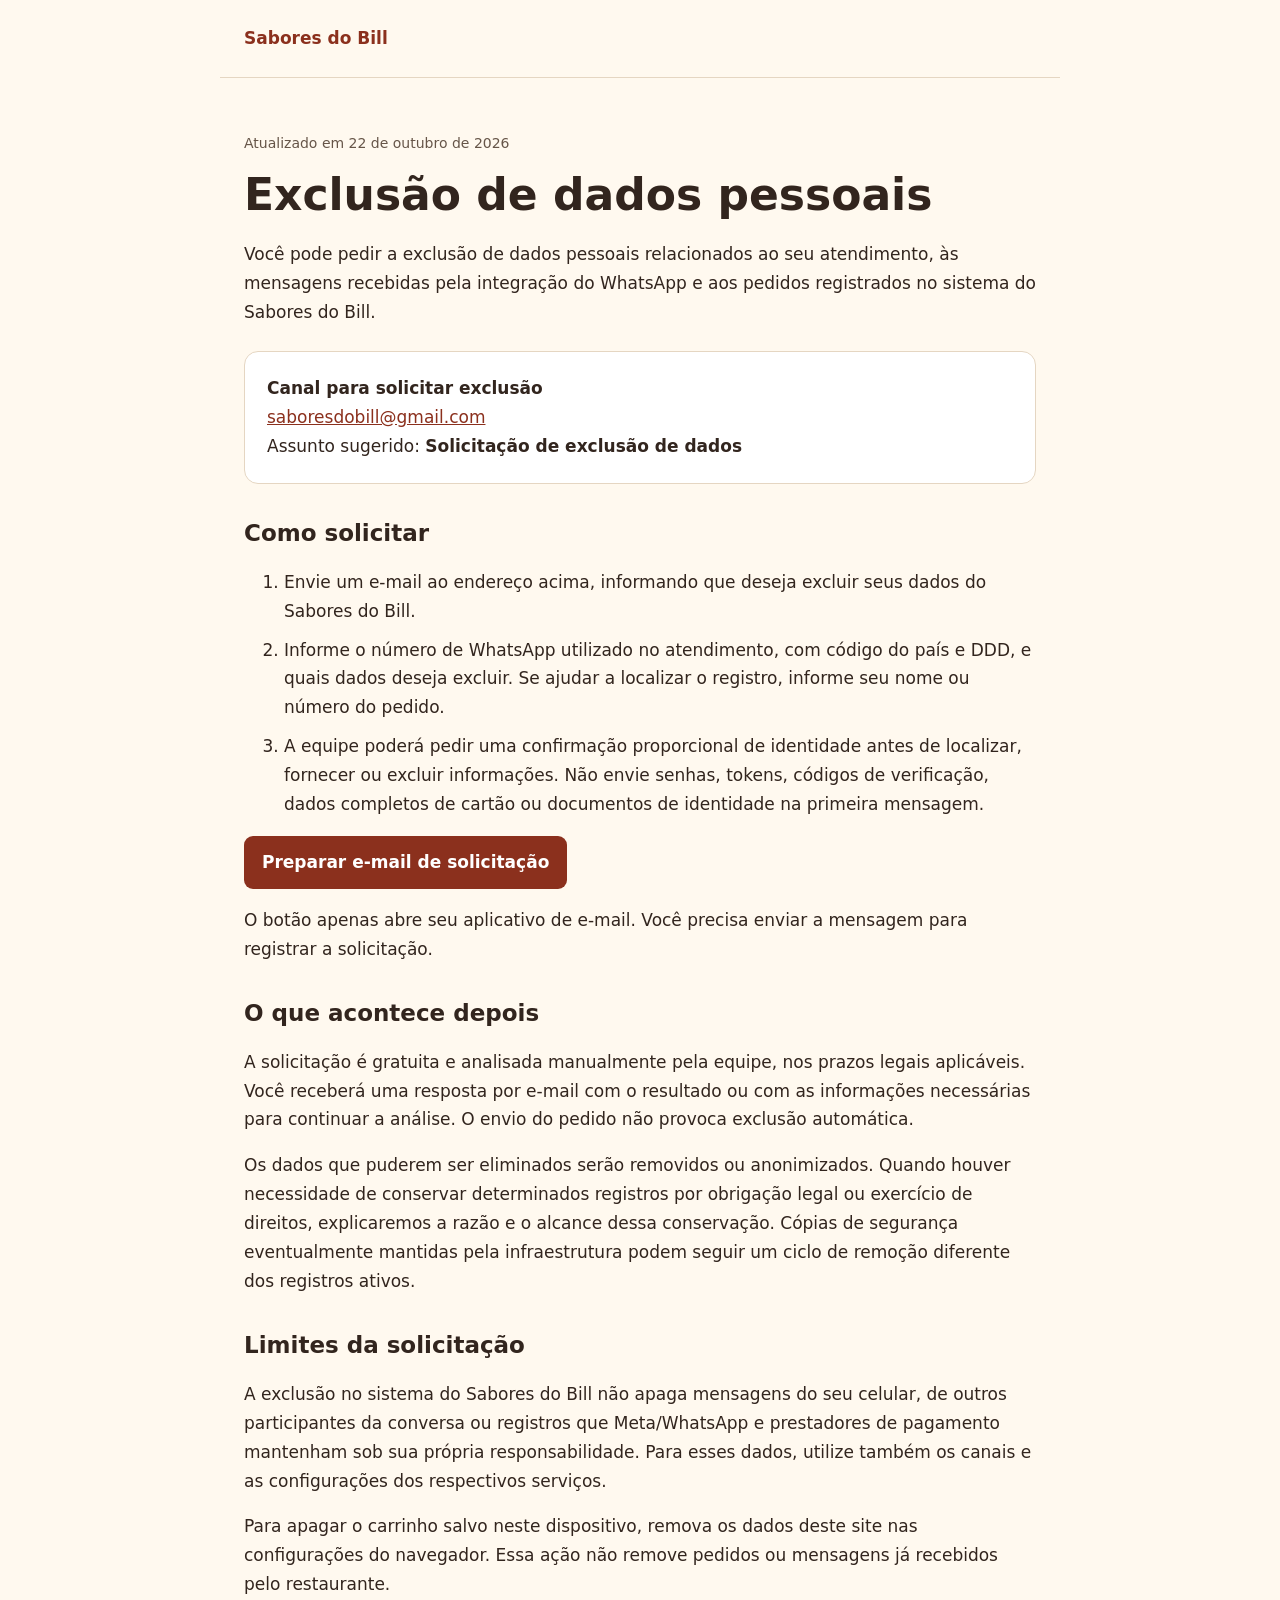
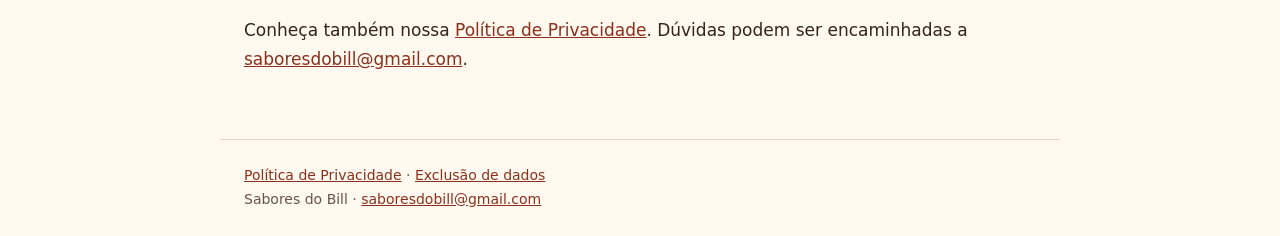
<file: public/exclusao-dados.html>
<!doctype html><html lang="pt-BR"><head><meta charset="utf-8"><meta name="viewport" content="width=device-width,initial-scale=1"><meta name="description" content="Exclusão de dados pessoais — Sabores do Bill. Contato: saboresdobill@gmail.com."><title>Exclusão de dados pessoais | Sabores do Bill</title><style>*{box-sizing:border-box}body{margin:0;background:#fff9ef;color:#32251e;font:17px/1.7 system-ui,-apple-system,sans-serif}header,main,footer{max-width:840px;margin:auto;padding:24px}header{border-bottom:1px solid #e5d6c2}header a{font-weight:800;text-decoration:none;color:#8b301d}main{padding-top:40px;padding-bottom:48px}h1{font-size:clamp(30px,6vw,44px);line-height:1.15;margin:12px 0 20px}h2{font-size:23px;line-height:1.35;margin-top:34px}a{color:#8b301d;overflow-wrap:anywhere}a:focus-visible{outline:3px solid #b6631d;outline-offset:4px}.meta,footer{font-size:14px;color:#665548}.box{background:#fff;border:1px solid #e5d6c2;border-radius:14px;padding:22px;margin:24px 0}.button{display:inline-block;background:#8b301d;color:#fff;padding:12px 18px;border-radius:9px;text-decoration:none;font-weight:700}li{margin:10px 0}footer{border-top:1px solid #e5d6c2}</style></head><body><header><a href="/">Sabores do Bill</a></header><main><p class="meta">Atualizado em 22 de outubro de 2026</p><h1>Exclusão de dados pessoais</h1><p>Você pode pedir a exclusão de dados pessoais relacionados ao seu atendimento, às mensagens recebidas pela integração do WhatsApp e aos pedidos registrados no sistema do Sabores do Bill.</p><div class="box"><strong>Canal para solicitar exclusão</strong><br><a href="mailto:saboresdobill@gmail.com">saboresdobill@gmail.com</a><br>Assunto sugerido: <strong>Solicitação de exclusão de dados</strong></div>
<h2>Como solicitar</h2><ol><li>Envie um e-mail ao endereço acima, informando que deseja excluir seus dados do Sabores do Bill.</li><li>Informe o número de WhatsApp utilizado no atendimento, com código do país e DDD, e quais dados deseja excluir. Se ajudar a localizar o registro, informe seu nome ou número do pedido.</li><li>A equipe poderá pedir uma confirmação proporcional de identidade antes de localizar, fornecer ou excluir informações. Não envie senhas, tokens, códigos de verificação, dados completos de cartão ou documentos de identidade na primeira mensagem.</li></ol><p><a class="button" href="mailto:saboresdobill@gmail.com?subject=Solicita%C3%A7%C3%A3o%20de%20exclus%C3%A3o%20de%20dados">Preparar e-mail de solicitação</a></p><p>O botão apenas abre seu aplicativo de e-mail. Você precisa enviar a mensagem para registrar a solicitação.</p>
<h2>O que acontece depois</h2><p>A solicitação é gratuita e analisada manualmente pela equipe, nos prazos legais aplicáveis. Você receberá uma resposta por e-mail com o resultado ou com as informações necessárias para continuar a análise. O envio do pedido não provoca exclusão automática.</p><p>Os dados que puderem ser eliminados serão removidos ou anonimizados. Quando houver necessidade de conservar determinados registros por obrigação legal ou exercício de direitos, explicaremos a razão e o alcance dessa conservação. Cópias de segurança eventualmente mantidas pela infraestrutura podem seguir um ciclo de remoção diferente dos registros ativos.</p>
<h2>Limites da solicitação</h2><p>A exclusão no sistema do Sabores do Bill não apaga mensagens do seu celular, de outros participantes da conversa ou registros que Meta/WhatsApp e prestadores de pagamento mantenham sob sua própria responsabilidade. Para esses dados, utilize também os canais e as configurações dos respectivos serviços.</p><p>Para apagar o carrinho salvo neste dispositivo, remova os dados deste site nas configurações do navegador. Essa ação não remove pedidos ou mensagens já recebidos pelo restaurante.</p><p>Conheça também nossa <a href="privacidade.html">Política de Privacidade</a>. Dúvidas podem ser encaminhadas a <a href="mailto:saboresdobill@gmail.com">saboresdobill@gmail.com</a>.</p></main><footer><a href="privacidade.html">Política de Privacidade</a> · <a href="exclusao-dados.html">Exclusão de dados</a><br>Sabores do Bill · <a href="mailto:saboresdobill@gmail.com">saboresdobill@gmail.com</a></footer></body></html>
</file>
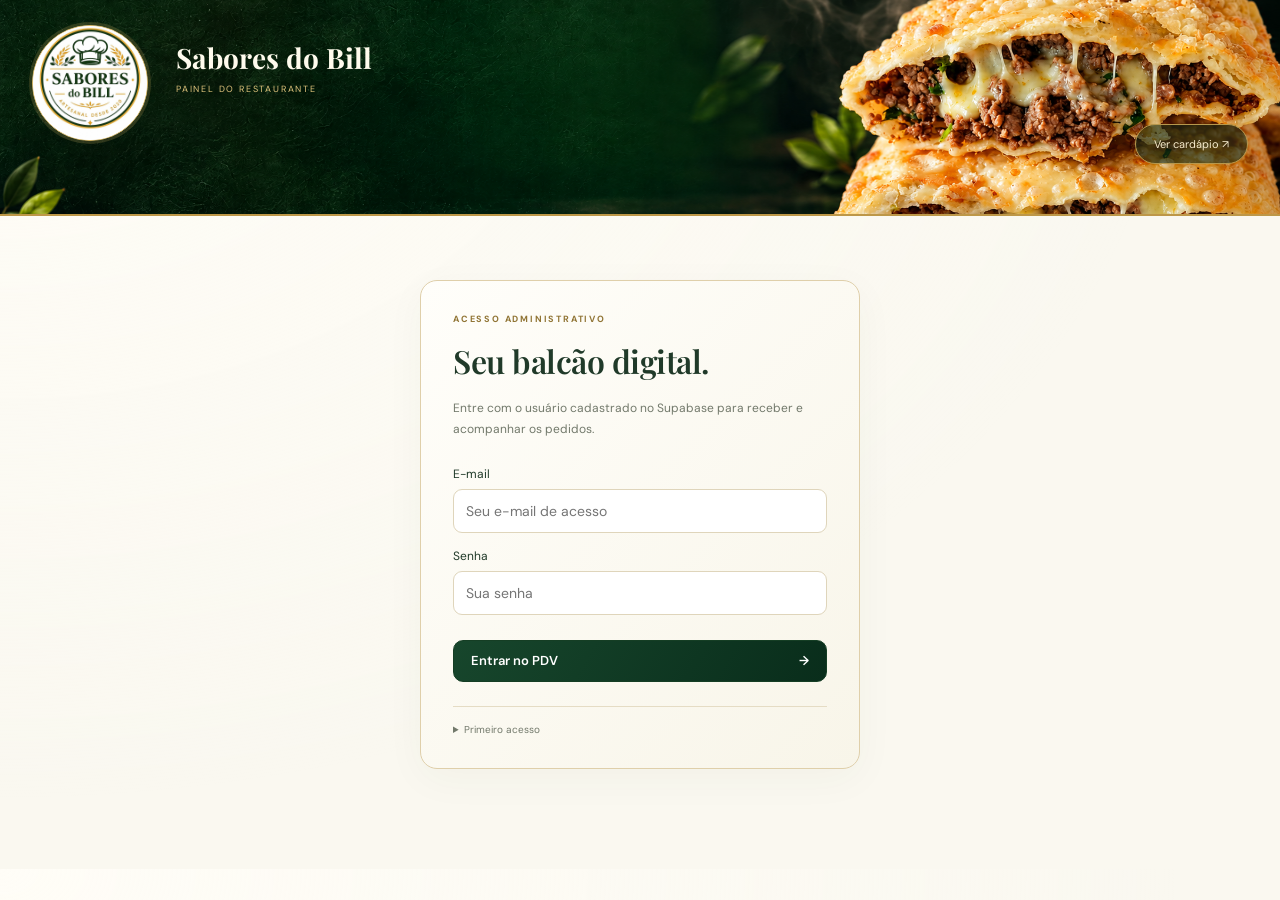
<file: public/pdv.html>
<!doctype html><html lang="pt-BR"><head><meta charset="utf-8"><meta name="viewport" content="width=device-width,initial-scale=1"><meta name="robots" content="noindex"><title>PDV · Sabores do Bill</title><style>
@import url('https://fonts.googleapis.com/css2?family=DM+Sans:wght@400;500;600;700&family=Playfair+Display:ital,wght@0,600;0,700;1,600&display=swap');
:root{--red:#722d27;--dark:#33261f;--muted:#807369;--cream:#faf7f0;--line:#e8e0d5;--green:#455b40}*{box-sizing:border-box}html{scroll-behavior:smooth;scroll-padding-top:24px}body{margin:0;background:var(--cream);color:var(--dark);font-family:'DM Sans',sans-serif;font-size:14px}button,input,textarea{font:inherit}button,a{touch-action:manipulation}button{cursor:pointer}a{color:inherit;text-decoration:none}button:focus-visible,a:focus-visible,input:focus-visible,textarea:focus-visible{outline:3px solid #c28b39;outline-offset:3px}.demo{text-align:center;padding:10px 16px;background:var(--red);color:#fff6e6;font-size:11px;letter-spacing:.5px}.demo span{margin:0 10px}header{max-width:1240px;margin:auto;padding:25px 38px;display:flex;align-items:center;justify-content:space-between}.brand{display:flex;gap:12px;align-items:center;font-family:'Playfair Display',Georgia,serif;font-size:25px;font-weight:700}.brand small{display:block;font:9px 'DM Sans',sans-serif;letter-spacing:2px;margin-top:4px}.brand-mark{display:inline-flex;position:relative;align-items:center;justify-content:center;background:var(--red);color:#fff4dc;border-radius:50%;width:48px;height:48px;font:italic 35px Georgia}.brand-mark span{font-size:16px;position:absolute;right:5px;top:5px}.cart-top{background:transparent;border:1px solid var(--line);border-radius:30px;padding:11px 18px;color:var(--red);font-weight:700}.cart-top span{display:inline-grid;place-items:center;background:var(--red);color:white;border-radius:50%;width:23px;height:23px;margin-left:10px;font-size:12px}main{max-width:1240px;margin:auto;padding:0 38px}.hero{display:grid;grid-template-columns:1fr 1fr;min-height:460px;border-top:1px solid var(--line)}.hero-copy{padding:46px 35px 30px 0}.eyebrow{font-size:10px;font-weight:700;letter-spacing:2px;color:var(--red)}h1{font:600 clamp(40px,4.4vw,65px)/1.05 'Playfair Display',Georgia,serif;margin:19px 0 20px;letter-spacing:-2px}h1 em{color:var(--red);font-weight:600}.hero-copy>p{color:var(--muted);font-size:14px;line-height:1.8;max-width:350px}.primary{background:var(--red);color:white;border:0;display:inline-flex;align-items:center;justify-content:space-between;gap:30px;padding:15px 21px;border-radius:7px;font-weight:600}.hero-copy>.primary{margin-top:14px}.primary:hover{background:#58221e}.primary:disabled{opacity:.45;cursor:default}.hero-foot{display:flex;gap:25px;color:var(--muted);font-size:11px;margin-top:25px}.hero-foot span:before{content:'✦';color:var(--red);margin-right:7px}.hero-art{position:relative;background:#ece2cf;border-radius:130px 10px 10px 10px;margin:22px 0;overflow:hidden;min-height:410px;background-image:radial-gradient(#d9c9af 1px,transparent 1px);background-size:12px 12px}.art-label{position:absolute;top:30px;left:33px;transform:rotate(-7deg);z-index:1;font-size:10px;letter-spacing:2px}.art-label strong{font:italic 27px Georgia;letter-spacing:-1px}.plate{position:absolute;left:16%;top:19%;width:78%;aspect-ratio:1;border-radius:50%;background:radial-gradient(circle,#f9f4e8 0 62%,#e8dfcf 63% 65%,#faf7f1 66% 73%,#d8cbb4 74% 75%,#f7f1e5 76%);box-shadow:15px 22px 30px #82644430;transform:rotate(-13deg)}.pastry{position:absolute;width:64%;height:33%;border-radius:50% 50% 15% 15% / 85% 85% 15% 15%;background:radial-gradient(ellipse at 25% 40%,#f5cf74 0 2%,transparent 3%),radial-gradient(ellipse at 60% 58%,#ad6923 0 2%,transparent 4%),linear-gradient(125deg,#e0a03a,#f1c563 45%,#b67428);border:6px solid #db9e45;border-bottom:8px dashed #ad722d;box-shadow:0 10px 10px #74451a35,inset 0 4px 8px #ffe3a9}.p1{top:15%;left:15%;transform:rotate(12deg)}.p2{top:36%;left:24%;transform:rotate(-12deg)}.p3{top:56%;left:11%;transform:rotate(10deg)}.leaf{position:absolute;background:#5e7346;width:42px;height:24px;border-radius:90% 0 90% 0;right:7%;top:60%;transform:rotate(25deg)}.l2{right:11%;top:68%;transform:rotate(80deg)}.stamp{position:absolute;right:20px;bottom:37px;border-radius:50%;width:96px;height:96px;background:var(--green);color:#fbf2da;display:flex;flex-direction:column;align-items:center;justify-content:center;font-size:10px;line-height:1.7;letter-spacing:1px;transform:rotate(13deg);outline:1px dashed #f5efd588;outline-offset:-6px}.art-caption{position:absolute;bottom:18px;left:24px;font:italic 15px Georgia;color:#786344}.offers{display:grid;grid-template-columns:1fr 1fr 240px;border-top:1px solid var(--line);border-bottom:1px solid var(--line);padding:22px 0;margin:6px 0 50px;gap:25px}.offers>div{display:flex;gap:15px;align-items:center;border-right:1px solid var(--line);padding-right:25px}.offer-icon{border:1px solid #ccbda7;border-radius:50%;width:47px;height:47px;display:grid;place-items:center;font:italic 21px Georgia;color:var(--red);flex-shrink:0}.offers p{margin:0}.offers b{font-size:13px}.offers small{display:block;color:var(--muted);font-size:11px;margin-top:5px}.offers strong{margin-left:auto;color:var(--red);white-space:nowrap}.offer-note{color:var(--muted);font-size:12px;line-height:1.7;align-self:center}.section-head{display:flex;align-items:center;justify-content:space-between;gap:20px}h2{font:600 34px 'Playfair Display',Georgia,serif;margin:10px 0 24px;letter-spacing:-1px}.search{background:#fff;border:1px solid var(--line);border-radius:8px;display:flex;align-items:center;padding:0 13px;gap:8px}.search span{font-size:25px;color:var(--muted)}.search input{border:0;background:transparent;padding:13px 0;min-width:205px;outline-offset:0}.category-nav{display:flex;gap:8px;border-bottom:1px solid var(--line);padding-bottom:18px;overflow:auto}.category-nav button{border:1px solid var(--line);background:transparent;border-radius:30px;padding:11px 19px;white-space:nowrap;font-size:12px;color:var(--muted)}.category-nav button.active{background:var(--red);color:white;border-color:var(--red)}.menu-layout{display:grid;grid-template-columns:minmax(0,1fr) 320px;gap:30px;align-items:start;margin-top:26px}.category-heading{margin-bottom:20px}h3{font:600 23px 'Playfair Display',Georgia,serif;margin:0 0 6px}.category-heading>span{font-size:12px;color:var(--muted)}.products{display:grid;grid-template-columns:1fr 1fr;gap:14px}.product{background:#fffdf9;border:1px solid var(--line);border-radius:10px;overflow:hidden;display:flex;flex-direction:column;min-height:178px;padding:18px}.product-top{display:flex;justify-content:space-between;gap:12px}.product h4{font-size:14px;margin:0 0 8px}.product p{font-size:11px;color:var(--muted);line-height:1.65;margin:0;flex:1}.product .mini-icon{background:#f5ecd9;border-radius:50%;display:grid;place-items:center;width:37px;height:37px;color:#b58236;font:22px Georgia;flex-shrink:0}.product-bottom{display:flex;align-items:center;justify-content:space-between;gap:6px;margin-top:17px}.product-bottom strong{color:var(--red);font-size:14px}.add{border:1px solid #d9c6bc;border-radius:5px;background:transparent;color:var(--red);padding:7px 11px;font-size:11px;font-weight:700}.add:hover{background:var(--red);color:white}.photo-note{font-size:10px;color:var(--muted);padding:10px 0}.basket{position:sticky;top:20px;border:1px solid var(--line);border-radius:12px;padding:23px;background:#fffdf9}.basket-heading{display:flex;justify-content:space-between;border-bottom:1px solid var(--line);padding-bottom:15px}.basket-heading h3{font-size:22px}.basket-heading button{display:none}.empty{text-align:center;padding:30px 7px;color:var(--muted);font-size:12px;line-height:1.8}.empty span{display:block;font-size:30px;margin-bottom:7px;color:#b3a18b}.cart-row{padding:14px 0;border-bottom:1px solid var(--line)}.cart-row-top{display:flex;justify-content:space-between;gap:10px;font-size:12px}.cart-row small{display:block;font-size:10px;color:var(--muted);margin:6px 0;line-height:1.6}.qty{display:flex;align-items:center;gap:12px;margin-top:8px;font-size:12px}.qty button{width:26px;height:26px;border:1px solid var(--line);background:transparent;border-radius:5px}.qty .remove{margin-left:auto;border:0;width:auto;font-size:10px;color:var(--muted)}.total-line{display:flex;justify-content:space-between;font-size:12px;margin-top:12px}.total-line.discount{color:var(--green)}.total-line.total{font-size:18px;font-weight:700;padding-top:13px;margin-bottom:16px;border-top:1px solid var(--line)}.combo-message{background:#eef1e8;color:var(--green);padding:9px;border-radius:5px;font-size:10px;line-height:1.6;margin-top:10px}.fulfillment{border-top:1px solid var(--line);padding-top:15px;margin-top:18px}.fulfillment>span{font-size:11px}.fulfillment>div{display:flex;gap:8px;margin:9px 0}.fulfillment button{flex:1;border:1px solid var(--line);background:transparent;border-radius:5px;padding:9px;color:var(--muted);font-size:11px}.fulfillment button.selected{border-color:var(--red);color:var(--red);background:#f9efeb}.fulfillment small{display:block;color:var(--muted);font-size:10px;line-height:1.7;margin-bottom:16px}.full{width:100%;gap:10px;justify-content:space-between;font-size:12px}.basket-note{display:block;text-align:center;font-size:9px;color:var(--muted);margin-top:12px}.bottom-note{display:flex;align-items:center;gap:20px;border-top:1px solid var(--line);margin-top:60px;padding:35px 0}.bottom-note h3{font-size:22px}.bottom-note p{font-size:12px;color:var(--muted);margin:8px 0}.bottom-note a{margin-left:auto;font-size:11px;color:var(--red)}footer{background:#ede5d8;padding:25px max(38px,calc((100vw - 1164px)/2));display:flex;justify-content:space-between;font-size:11px;color:var(--muted)}footer strong{color:var(--red)}dialog{border:1px solid var(--line);border-radius:15px;padding:32px;width:min(530px,calc(100% - 26px));max-height:90vh;color:var(--dark);background:var(--cream)}dialog::backdrop{background:#221a15a6;backdrop-filter:blur(3px)}.dialog-close{position:absolute;right:14px;top:12px;border:0;background:transparent;font-size:27px;color:var(--muted)}dialog h2{font-size:29px;margin-right:15px}dialog p{color:var(--muted);line-height:1.7;font-size:12px}.flavor{display:flex;justify-content:space-between;align-items:center;gap:15px;padding:13px 0;border-bottom:1px solid var(--line);font-size:12px}.flavor input{width:60px;padding:8px;border:1px solid var(--line);border-radius:5px;background:white}.kit-summary{padding:14px 0;display:flex;justify-content:space-between;font-weight:700;font-size:12px}.secondary{border:1px solid var(--line);border-radius:5px;background:transparent;padding:10px 14px;color:var(--red);font-size:11px;margin:12px 0}.toast{position:fixed;bottom:25px;left:50%;transform:translate(-50%,20px);background:var(--dark);color:white;border-radius:30px;padding:12px 24px;font-size:12px;opacity:0;transition:.2s;pointer-events:none;z-index:8}.toast.show{opacity:1;transform:translate(-50%,0)}.mobile-cart,.shade{display:none}.review-list{font-size:13px;line-height:1.7}.review-list li{padding:7px 0}.review-note{background:#eee5d8;padding:14px;border-radius:6px}.obs-label{display:block;font-size:12px;margin:18px 0 8px}textarea{width:100%;padding:10px;border:1px solid var(--line);border-radius:6px;resize:vertical}.copy-status{font-size:11px;color:var(--green);min-height:18px;margin-top:8px}
@media(min-width:1400px){.hero-art{min-height:450px}}@media(max-width:1000px){.offers{grid-template-columns:1fr 1fr}.offer-note{display:none}.menu-layout{grid-template-columns:minmax(0,1fr) 290px;gap:20px}.products{grid-template-columns:1fr}.hero-art{min-height:370px}.hero-copy{padding-right:15px}h1{font-size:48px}.offers>div:last-of-type{border:0}}@media(max-width:700px){.demo{font-size:9px;line-height:1.7}.demo span{margin:0 3px}header{padding:19px 20px}.brand{font-size:21px}.brand-mark{width:42px;height:42px}.cart-top{padding:8px 10px;font-size:10px}.cart-top span{margin-left:5px}main{padding:0 20px}.hero{grid-template-columns:1fr}.hero-copy{padding:30px 0 10px}.hero h1{font-size:49px;letter-spacing:-1.5px}.hero-copy>p{max-width:320px}.hero-art{min-height:290px;max-height:290px;border-radius:80px 8px 8px 8px;margin-top:15px}.plate{width:68%;left:24%;top:4%}.art-label{top:35px;left:22px}.stamp{right:16px;bottom:28px;width:76px;height:76px;font-size:8px}.hero-foot{margin-top:20px}.offers{gap:13px;padding:18px 0;margin:10px 0 30px}.offers>div{padding-right:10px;gap:8px;flex-wrap:wrap}.offer-icon{width:32px;height:32px;font-size:16px}.offers strong{font-size:13px;margin-left:40px}.offers b{font-size:11px}.offers small{font-size:9px}.section-head{display:block}h2{font-size:31px}.search{margin-bottom:18px}.search input{width:100%}.category-nav{margin-right:-20px;padding-right:20px}.category-nav button{padding:10px 16px}.menu-layout{display:block;margin-top:22px}.products{grid-template-columns:1fr 1fr;gap:10px}.product{padding:14px;min-height:180px}.product h4{font-size:12px}.product p{font-size:10px}.product .mini-icon{display:none}.product-bottom{flex-wrap:wrap;gap:10px}.product-bottom strong{font-size:13px}.add{padding:7px 9px}.category-heading>span{font-size:11px}.basket{display:none;position:fixed;bottom:0;top:auto;left:0;right:0;border-radius:18px 18px 0 0;z-index:10;max-height:88vh;overflow:auto;padding:24px}.basket.open{display:block}.basket-heading button{display:block;border:0;background:transparent;font-size:26px;color:var(--muted)}.shade.show{display:block;position:fixed;inset:0;background:#221a1588;z-index:9}.mobile-cart{display:flex;position:fixed;bottom:15px;left:20px;right:20px;padding:17px 20px;border:0;border-radius:8px;background:var(--red);color:white;align-items:center;justify-content:space-between;z-index:5;box-shadow:0 5px 20px #33261f30;font-weight:700}.bottom-note{margin-top:30px;padding:28px 0;align-items:flex-start;gap:12px}.bottom-note h3{font-size:19px}.bottom-note p{font-size:11px}.bottom-note a{display:none}.bottom-note .brand-mark{flex-shrink:0}footer{padding:23px 20px 100px;gap:10px;flex-direction:column}.toast{bottom:85px;white-space:nowrap}.hero-copy .primary{font-size:12px}}
@media(prefers-reduced-motion:reduce){html{scroll-behavior:auto}*{transition:none!important}}

.connection-label{font-size:10px;color:var(--green);padding:0 0 20px}.product .add:disabled{opacity:.4;cursor:default}

</style><style>
[hidden]{display:none!important}.pdv-main{padding-bottom:50px}.back-link{font-size:12px;color:var(--red)}.login-card{max-width:470px;margin:45px auto;border:1px solid var(--line);padding:35px;border-radius:12px;background:#fffdf9}.login-card h1{font-size:38px;letter-spacing:-1px}.login-card p{font-size:12px;line-height:1.8;color:var(--muted)}.login-card form{margin-top:25px}.login-card label,.checkout-fields label{display:block;font-size:12px;margin:15px 0}.login-card input,.checkout-fields input,.checkout-fields select,.pdv-filters input,.pdv-filters select{display:block;width:100%;margin-top:7px;border:1px solid var(--line);border-radius:6px;background:white;padding:12px;color:var(--dark)}.login-card details{font-size:11px;color:var(--muted);margin-top:24px}.login-card .primary{margin-top:10px}.pdv-heading{display:flex;align-items:center;justify-content:space-between;gap:20px;border-top:1px solid var(--line);padding-top:30px}.pdv-heading h2{margin-bottom:10px}.pdv-heading p{font-size:11px;color:var(--muted)}.pdv-actions{display:flex;gap:9px;align-items:center}.pdv-actions .primary{font-size:12px}.pdv-actions .secondary{margin:0}.metrics{display:grid;grid-template-columns:repeat(4,1fr);gap:15px;margin:25px 0}.metric{padding:20px;background:#eee6d8;border-radius:8px}.metric span{display:block;font-size:11px;color:var(--muted);margin-bottom:9px}.metric strong{font:600 30px Georgia;color:var(--red)}.pdv-filters{display:flex;gap:15px;margin:22px 0}.pdv-filters label{font-size:11px}.orders-grid{display:grid;grid-template-columns:repeat(3,1fr);gap:18px}.order-card{border:1px solid var(--line);border-radius:10px;background:#fffdf9;padding:20px}.order-top{display:flex;justify-content:space-between;gap:10px;font-size:11px;color:var(--muted)}.order-top b{font:700 23px Georgia;color:var(--red)}.order-card h3{font:600 16px 'DM Sans',sans-serif;margin:18px 0 8px}.order-card p{font-size:12px;color:var(--muted);line-height:1.7}.status-pill{display:inline-block;border-radius:20px;background:#f2e5dc;color:var(--red);font-size:10px;padding:7px 10px}.status-pill.pronto,.status-pill.disponivel_retirada,.status-pill.saiu_para_entrega{background:#e9eddf;color:var(--green)}.order-total{display:flex;align-items:center;justify-content:space-between;padding:15px 0;font-size:14px}.order-card .primary{padding:12px;font-size:11px}.order-card .secondary{width:100%;margin-bottom:0}#panel-error{color:#9a2922;font-size:12px;padding:10px 0}.pdv-help{font-size:11px;color:var(--muted);line-height:1.8;margin-top:30px}.checkout-fields{margin-bottom:22px}.checkout-warning{font-size:11px;color:var(--red);line-height:1.7}.success-order{background:#e8eddc;color:var(--green);padding:16px;border-radius:8px}.detail-items{padding-left:18px;font-size:12px;line-height:1.8}.detail-items li{padding:8px 0;border-bottom:1px solid var(--line)}#login-status{color:var(--red)}@media(max-width:800px){.orders-grid{grid-template-columns:1fr 1fr}.pdv-heading{align-items:flex-start;flex-direction:column}.metrics{grid-template-columns:1fr 1fr}}@media(max-width:500px){.orders-grid{grid-template-columns:1fr}.login-card{padding:24px;margin-top:20px}.pdv-actions{flex-wrap:wrap}.pdv-filters{flex-wrap:wrap}.pdv-heading h2{font-size:28px}}
.promotions-panel{border:1px solid var(--line);border-radius:10px;padding:20px;background:#fffdf9}.promotions-panel p{font-size:12px;color:var(--muted)}.promotions-panel label{display:block;font-size:12px;padding:8px 0}.promotions-panel input{accent-color:var(--red)}#promo-status{display:block;font-size:11px;color:var(--red);line-height:1.7}
.receipt-method{background:#eee6d8;padding:14px;border-radius:6px;line-height:1.8!important}.no-print{margin-top:22px}.no-print p{font-size:10px!important}@media print{body{background:white;color:black}body>header,body>main{display:none!important}#detail-dialog{position:static;display:block!important;border:0;border-radius:0;max-width:80mm;width:100%;max-height:none;overflow:visible;padding:5mm;margin:0;background:white;color:black}#detail-dialog::backdrop{display:none}.no-print,#detail-close{display:none!important}.receipt-method{background:none;border:1px solid black;border-radius:0}#detail-body h2{font-size:20px}#detail-body p,#detail-body li{font-size:12px;color:black}.detail-items{padding-left:16px}.total-line{color:black}}

</style><style>.obs-label input{display:block;width:100%;padding:12px;border:1px solid #e8e0d5;border-radius:6px;margin:7px 0 20px}#pix-message{font-size:12px;line-height:1.7}</style><link rel="stylesheet" href="gestao.css"><link rel="stylesheet" href="marca-bill.css"><link rel="stylesheet" href="pdv-estilo.css"><link rel="stylesheet" href="comanda-bill.css"></head><body>
<header><a class="brand" href="index.html"><img class="brand-logo" src="images/logo-sabores-do-bill.png" alt="Sabores do Bill — artesanal desde 2020" width="72" height="72"><span>Sabores do Bill<small>PAINEL DO RESTAURANTE</small></span></a><a href="index.html" class="back-link">Ver cardápio ↗</a></header>
<main class="pdv-main"><section class="login-card" id="login-screen"><div class="eyebrow">ACESSO ADMINISTRATIVO</div><h1>Seu balcão digital.</h1><p>Entre com o usuário cadastrado no Supabase para receber e acompanhar os pedidos.</p><form id="login-form"><label>E-mail<input type="email" id="email" required autocomplete="username" placeholder="Seu e-mail de acesso"></label><label>Senha<input type="password" id="password" required autocomplete="current-password" placeholder="Sua senha"></label><button class="primary full" id="login-button">Entrar no PDV <span>→</span></button></form><p id="login-status" role="status"></p><details><summary>Primeiro acesso</summary><p>Execute o SQL da etapa 4. Depois crie o usuário autorizado em Authentication → Users, no Supabase, com o e-mail combinado e uma senha escolhida por você. A conta precisa estar com o e-mail confirmado. Não informe sua senha no chat.</p></details></section>
<section id="panel" hidden><div class="pdv-heading"><div><div class="eyebrow">OPERAÇÃO DO DIA</div><h2>Pedidos, do seu jeito.</h2><p id="sync-label">Buscando pedidos…</p></div><div class="pdv-actions"><a class="primary" href="index.html?pdv=1#cardapio">+ Novo pedido</a><button class="secondary" id="refresh">Atualizar</button><button class="secondary" id="logout">Sair</button></div></div><div class="metrics" id="metrics"></div><nav class="management-tabs" aria-label="Gestão do restaurante"><button data-section="dashboard" aria-pressed="false">Dashboard</button><button class="selected" data-section="pedidos" aria-pressed="true">Pedidos</button><button data-section="produtos" aria-pressed="false">Produtos</button><button data-section="promocoes" aria-pressed="false">Promoções</button><button data-section="whatsapp" aria-pressed="false">WhatsApp</button><button data-section="configuracoes" aria-pressed="false">Configurações</button></nav><p id="gestao-warning" hidden>Execute o arquivo Atualizar_Gestao_Bill.sql no Supabase para habilitar a gestão.</p><section id="section-dashboard" hidden><div class="catalog-tools"><div><div class="eyebrow">VISÃO DO NEGÓCIO</div><h2>Dashboard</h2></div><button id="dashboard-refresh" class="secondary">Atualizar indicadores</button></div><div class="pdv-filters"><label>Data<input type="date" id="dashboard-date"></label></div><div class="metrics" id="dashboard-metrics"></div><h3>Etapas dos pedidos do dia</h3><div id="dashboard-statuses"></div><p class="management-note" id="dashboard-cancelled"></p><p class="management-note">O valor dos pedidos representa vendas registradas, incluindo a entrega e descontando promoções. Não representa pagamentos recebidos. Pedidos abertos de outros dias aparecem no painel de Pedidos.</p></section><section id="section-pedidos"><div class="pdv-filters"><label>Data dos pedidos que já saíram<input type="date" id="order-date"></label><label>Status<select id="filter"><option value="todos">Todos os status</option><option value="entregue">Retirado / Entregue</option><option value="em_preparo">Em preparo (anterior)</option><option value="recebido">Recebido</option><option value="confirmado">Pedido confirmado</option><option value="pronto">Pedido pronto</option><option value="disponivel_retirada">Disponível para retirada</option><option value="saiu_para_entrega">Saiu para entrega</option></select></label></div><p class="management-note">Pedidos abertos de dias anteriores continuam visíveis. A data filtra os pedidos que já saíram. Deslize as colunas para o lado no celular.</p><div class="pdv-filters"><label>Buscar pedido ou cliente<input id="order-search" type="search" placeholder="Nome ou número"></label><label>Atendimento<select id="delivery-filter"><option value="todos">Entrega e retirada</option><option value="entrega">Entrega</option><option value="retirada">Retirada</option></select></label></div><div id="panel-error" role="alert"></div><div class="orders-grid" id="orders"></div><p class="pdv-help">Atualização automática a cada 20 segundos enquanto esta tela estiver aberta. Os pedidos e status dependem da conexão com a internet. A impressão automática será configurada quando a impressora chegar. Os avisos do WhatsApp aparecem na aba WhatsApp.</p></section><section id="section-produtos" hidden><div class="catalog-tools"><div><div class="eyebrow">SEU CARDÁPIO</div><h2>Produtos</h2></div><div><button class="secondary" id="catalog-reload">Atualizar produtos</button> <button class="primary" id="new-product">+ Novo produto</button></div></div><p class="management-note">Edite nome, descrição, preço, foto e disponibilidade. Desativar um produto mantém o histórico dos pedidos.</p><div class="pdv-filters"><label>Buscar produto<input type="search" id="catalog-search" placeholder="Nome do produto"></label><label>Categoria<select id="catalog-filter"><option value="">Todas as categorias</option></select></label></div><p id="catalog-status" role="status"></p><div id="catalog-list" class="catalog-grid"></div></section><section id="section-promocoes" hidden><div class="eyebrow">CAMPANHAS DO RESTAURANTE</div><h2>Promoções</h2><p class="management-note">Ative os combos durante a campanha e edite seus preços. O sistema aplica a combinação mais vantajosa ao pedido. Promoções individuais podem ser ativadas em Produtos → Editar.</p><div class="catalog-tools"><div><h3>Suas campanhas</h3><p class="management-note">Crie descontos em percentual, valor fixo ou quantidade por preço. Vale a campanha que dá o maior desconto; ela não acumula com os combos Kids e Família. Adicionais e entrega ficam fora das campanhas. O preço promocional individual já faz parte do preço atual do produto.</p></div><div><button class="secondary" id="reload-campaigns">Atualizar campanhas</button> <button class="primary" id="new-campaign">+ Nova promoção</button></div></div><p id="campaign-load-status" role="status"></p><div id="campaign-list" class="catalog-grid"></div><h3>Combos Kids e Família</h3><form id="combo-form"><div class="combo-fields"><article><h4>Combo Kids</h4><p>3 pastéis Kids</p><label><input id="promo-kids" type="checkbox" disabled> Promoção ativa</label><label>Preço do combo (R$)<input id="promo-kids-price" type="number" min="0.01" max="100000" step="0.01" required disabled></label></article><article><h4>Combo Família</h4><p>2 tradicionais + 1 Kids</p><label><input id="promo-family" type="checkbox" disabled> Promoção ativa</label><label>Preço do combo (R$)<input id="promo-family-price" type="number" min="0.01" max="100000" step="0.01" required disabled></label></article></div><button id="save-promos" class="primary" disabled>Salvar promoções</button><p id="promo-status" role="status"></p></form><p class="management-note">As alterações valem para os próximos pedidos. Pedidos já registrados conservam seus valores. Desligue as campanhas ao encerrar a promoção.</p></section><section id="section-configuracoes" hidden><div class="eyebrow">ATENDIMENTO DA LOJA</div><h2>Horários</h2><p class="management-note">Informe os horários habituais. Marque “Só em alguns dias” para domingos ou outros dias eventuais. Estes horários aparecem no cardápio e no WhatsApp. O botão Abrir/Fechar continua definindo se a loja atende agora.</p><form id="hours-form"><div id="hours-rows"></div><button class="primary" id="save-hours">Salvar horários</button><p id="settings-status" role="status"></p></form></section><section id="section-whatsapp" hidden><div class="catalog-tools"><div><div class="eyebrow">ATENDIMENTO</div><h2>Mensagens do WhatsApp</h2></div><button id="whatsapp-refresh" class="secondary">Atualizar mensagens</button></div><p class="management-note">Caixa de entrada: mensagens recebidas pela conexão configurada. Com o atendimento ativado, a saudação envia um link pessoal para montar e finalizar o pedido no cardápio. Mensagens de áudio, imagem e outros anexos aparecem somente com o tipo. Exibimos as 100 mensagens recebidas mais recentes.</p><p id="whatsapp-status" role="status"></p><div id="whatsapp-list"></div></section></section></main><dialog id="detail-dialog"><button class="dialog-close" id="detail-close" aria-label="Fechar">×</button><div id="detail-body"></div></dialog><script>
const BILL_API={url:'https://sepbenhymdholhjvwtdj.supabase.co',key:'sb_publishable_FYDrWLN3wo20EhlCBzRZfw__JeO0p4w'};
const BillDB=(()=>{
 let session=null,refreshing=null;try{session=JSON.parse(sessionStorage.getItem('bill-pdv-session')||'null');}catch{}
 function remember(s){if(s&&!s.expires_at)s.expires_at=Math.floor(Date.now()/1000)+(s.expires_in||3600);session=s;try{if(s)sessionStorage.setItem('bill-pdv-session',JSON.stringify(s));else sessionStorage.removeItem('bill-pdv-session');}catch{}}
 async function auth(path,body){const res=await fetch(BILL_API.url+'/auth/v1/'+path,{method:'POST',headers:{apikey:BILL_API.key,'Content-Type':'application/json'},body:JSON.stringify(body)});const data=await res.json();if(!res.ok)throw new Error(data.msg||data.error_description||data.message||'Não foi possível entrar.');return data;}
 async function token(){if(!session)throw new Error('Entre no PDV para continuar.');if(session.expires_at<Date.now()/1000+60){if(!refreshing)refreshing=auth('token?grant_type=refresh_token',{refresh_token:session.refresh_token}).then(s=>{remember(s);return s.access_token;}).catch(e=>{remember(null);throw e;}).finally(()=>refreshing=null);return refreshing;}return session.access_token;}
 async function request(path,{body,method='GET',admin=false}={}){const headers={apikey:BILL_API.key,'Content-Type':'application/json'};if(admin)headers.Authorization='Bearer '+await token();const res=await fetch(BILL_API.url+'/rest/v1/'+path,{method,headers,body:body===undefined?undefined:JSON.stringify(body)});let data;try{data=await res.json();}catch{data=null;}if(!res.ok){let msg=data?.message||'Não foi possível acessar o banco.';if(data?.code==='PGRST202'||data?.code==='42703')msg='Execute primeiro o SQL da etapa 4 no Supabase.';throw new Error(msg);}return data;}
 return {request,async login(email,password){const s=await auth('token?grant_type=password',{email,password});remember(s);try{if(!await request('rpc/bill_verificar_acesso',{method:'POST',body:{},admin:true}))throw new Error('Este e-mail não tem acesso ao PDV.');return true;}catch(e){remember(null);throw e;}},async allowed(){if(!session)return false;return await request('rpc/bill_verificar_acesso',{method:'POST',body:{},admin:true});},async logout(){if(session)try{await fetch(BILL_API.url+'/auth/v1/logout',{method:'POST',headers:{apikey:BILL_API.key,Authorization:'Bearer '+await token()}});}finally{remember(null);}},get signedIn(){return !!session;}};
})();

</script><script>
const $=id=>document.getElementById(id),fmt=v=>Number(v).toLocaleString('pt-BR',{style:'currency',currency:'BRL'}),esc=s=>String(s??'').replace(/[&<>"']/g,c=>({'&':'&amp;','<':'&lt;','>':'&gt;','"':'&quot;',"'":'&#39;'}[c]));
const statuses={recebido:'Recebido',confirmado:'Pedido confirmado',pronto:'Pedido pronto',disponivel_retirada:'Disponível para retirada',saiu_para_entrega:'Saiu para entrega'};
const paymentLabel=m=>({credito_maquininha:'Crédito — maquininha',debito_maquininha:'Débito — maquininha',dinheiro:'Dinheiro',pix:'Pix',cartao:'Cartão (cadastro anterior)'}[m]||m||'Pagamento a informar');
let orders=[],poll=null,busy=false;
const localDate=()=>new Intl.DateTimeFormat('en-CA',{timeZone:'America/Sao_Paulo',year:'numeric',month:'2-digit',day:'2-digit'}).format(new Date());
$('order-date').value=localDate();
function nextStatus(o){return o.status==='recebido'?'confirmado':o.status==='confirmado'?'pronto':o.status==='pronto'?(o.tipo_entrega==='entrega'?'saiu_para_entrega':'disponivel_retirada'):null;}
function render(){const filter=$('filter').value,list=orders.filter(o=>filter==='todos'||o.status===filter);const metrics=[['Pedidos no dia',orders.length],['Recebidos',orders.filter(x=>x.status==='recebido').length],['Confirmados',orders.filter(x=>x.status==='confirmado').length],['Valor dos pedidos',fmt(orders.reduce((s,x)=>s+Number(x.total),0))]];$('metrics').innerHTML=metrics.map(([l,v])=>`<div class="metric"><span>${l}</span><strong>${v}</strong></div>`).join('');$('orders').innerHTML=list.length?list.map(o=>{const n=nextStatus(o),d=o.dados_cliente||{};return `<article class="order-card"><div class="order-top"><b>#${o.numero}</b><span>${new Date(o.created_at).toLocaleTimeString('pt-BR',{timeZone:'America/Sao_Paulo',hour:'2-digit',minute:'2-digit'})}</span></div><h3>${esc(d.nome||o.clientes?.nome||'Cliente do PDV')}</h3><span class="status-pill ${esc(o.status)}">${esc(statuses[o.status]||o.status)}</span><p>${o.tipo_entrega==='entrega'?'Entrega':'Retirada'} · ${esc(paymentLabel(o.pagamento_metodo))}</p><div class="order-total"><span>${esc(o.canal)}</span><b>${fmt(o.total)}</b></div>${n?`<button class="primary full" data-status="${n}" data-id="${o.id}">${esc(statuses[n])} <span>→</span></button>`:''}<button class="secondary" data-detail="${o.id}">Ver comanda / detalhes</button>${o.pagamento_metodo==='pix'?`<button class="secondary" data-pix="${o.id}">Gerar / ver Pix</button>`:''}</article>`;}).join(''):'<p class="empty">Nenhum pedido nesta data e neste status.</p>';}
async function load(){if(busy||!BillDB.signedIn)return;const day=$('order-date').value;if(!/^\d{4}-\d{2}-\d{2}$/.test(day))return;busy=true;try{const start=new Date(day+'T00:00:00-03:00'),end=new Date(start.getTime()+86400000);orders=await BillDB.request('pedidos?select=*,clientes(nome)&created_at=gte.'+encodeURIComponent(start.toISOString())+'&created_at=lt.'+encodeURIComponent(end.toISOString())+'&order=created_at.desc&limit=1000',{admin:true});render();$('panel-error').textContent='';$('sync-label').textContent='Atualizado às '+new Date().toLocaleTimeString('pt-BR',{timeZone:'America/Sao_Paulo'})+(orders.length===1000?' · limite de 1.000 pedidos; refine a consulta.':'');}catch(e){$('panel-error').textContent=e.message;$('sync-label').textContent='Falha na atualização. Os dados anteriores podem estar desatualizados.';}finally{busy=false;}}
async function showPanel(){if(!await BillDB.allowed())throw new Error('Usuário sem permissão administrativa.');$('login-screen').hidden=true;$('panel').hidden=false;await load();await loadPromos();clearInterval(poll);poll=setInterval(()=>{if(document.visibilityState==='visible')load();},20000);}
$('login-form').onsubmit=async e=>{e.preventDefault();$('login-button').disabled=true;$('login-status').textContent='Verificando acesso…';try{await BillDB.login($('email').value.trim(),$('password').value);$('password').value='';await showPanel();$('login-status').textContent='';}catch(e){$('login-status').textContent=e.message;}finally{$('login-button').disabled=false;}};
$('logout').onclick=async()=>{clearInterval(poll);try{await BillDB.logout();}finally{orders=[];$('orders').innerHTML='';$('panel').hidden=true;$('login-screen').hidden=false;}};$('refresh').onclick=load;$('order-date').onchange=load;$('filter').onchange=render;
$('orders').onclick=async e=>{const b=e.target.closest('button');if(!b)return;if(b.dataset.pix){await BillPix.open(b.dataset.pix);return;}if(b.dataset.status){b.disabled=true;try{await BillDB.request('rpc/bill_alterar_status',{method:'POST',body:{p_pedido:b.dataset.id,p_status:b.dataset.status},admin:true});await load();}catch(e){$('panel-error').textContent=e.message;}finally{b.disabled=false;}}else if(b.dataset.detail){const o=orders.find(x=>x.id===b.dataset.detail);try{b.disabled=true;const items=await BillDB.request('pedido_itens?select=*,produtos(categorias(nome))&pedido_id=eq.'+o.id+'&order=created_at.asc',{admin:true});const d=o.dados_cliente||{};$('detail-body').innerHTML=BillReceipt.html(o,items)+`<div class="no-print"><button class="primary full" id="print-receipt">Imprimir comanda</button><p>Impressão pelo navegador. Depois de conferir a impressão, confirme abaixo para enviar à cozinha.</p></div>`;$('detail-dialog').showModal();$('print-receipt').onclick=()=>BillReceipt.print();}catch(e){$('panel-error').textContent=e.message;}finally{b.disabled=false;}}};$('detail-close').onclick=()=>$('detail-dialog').close();
if(BillDB.signedIn)showPanel().catch(e=>{$('login-status').textContent=e.message;});

async function loadPromos(){try{const v=await BillDB.request('rpc/bill_ler_promocoes',{method:'POST',body:{}});if(v?.versao!==2||!v?.kids||!v?.familia)throw new Error();$('promo-kids').checked=v.kids.ativo;$('promo-family').checked=v.familia.ativo;for(const id of ['promo-kids','promo-family','save-promos'])$(id).disabled=false;$('promo-status').textContent='';}catch{$('promo-status').textContent='Instale as duas partes do SQL de promoções para habilitar este controle.';}}
$('save-promos').onclick=async()=>{$('save-promos').disabled=true;try{await BillDB.request('rpc/bill_salvar_promocoes',{method:'POST',body:{p_kids:$('promo-kids').checked,p_familia:$('promo-family').checked},admin:true});$('promo-status').textContent='Promoções salvas. Novos pedidos usarão esta configuração.';}catch(e){$('promo-status').textContent=e.message;}finally{$('save-promos').disabled=false;}};

</script><dialog id="product-dialog"><button type="button" id="product-close" class="dialog-close" aria-label="Fechar">×</button><div class="eyebrow">CARDÁPIO DO RESTAURANTE</div><h2 id="product-title">Produto</h2><form id="product-form" class="product-fields"><label>Nome<input id="product-name" required minlength="2" maxlength="120"></label><label>Categoria<select id="product-category" required></select></label><label>Descrição<textarea id="product-description" maxlength="1000" rows="3"></textarea></label><div class="field-row"><label>Preço normal (R$)<input id="product-price" type="number" required min="0.01" max="100000" step="0.01"></label><label>Preço promocional (R$)<input id="product-promo-price" type="number" min="0.01" max="100000" step="0.01"></label></div><label class="check"><input id="product-promo-active" type="checkbox">Ativar preço promocional</label><label>Link da foto (opcional)<input id="product-photo" type="url" maxlength="2000" placeholder="https://..."></label><p class="management-note">Você pode cadastrar sem foto e adicionar depois. Para a caixinha de 30 minis, mantenha o nome e a categoria originais para preservar a seleção de sabores.</p><label class="check"><input id="product-active" type="checkbox">Produto ativo no cardápio</label><label class="check"><input id="product-available" type="checkbox">Disponível para vender agora</label><button id="product-save" class="primary full">Salvar produto</button><p id="product-save-status" role="status"></p></form></dialog><dialog id="campaign-dialog"><button type="button" class="dialog-close" id="campaign-close" aria-label="Fechar">×</button><h2>Cadastrar promoção</h2><form id="campaign-form" class="product-fields"><label>Nome da promoção<input id="campaign-name" required minlength="2" maxlength="100" placeholder="Ex.: Festival de pastéis"></label><label>Descrição para o cliente<textarea id="campaign-description" maxlength="300" rows="2"></textarea></label><label>Tipo<select id="campaign-type"><option value="percentual">Desconto percentual</option><option value="fixo">Desconto em reais por pedido</option><option value="combo">Quantidade por preço</option></select></label><label><span id="campaign-value-label">Desconto (%)</span><input id="campaign-value" type="number" required min="0.01" max="100" step="0.01"></label><label id="campaign-quantity-box" hidden>Quantidade de unidades no grupo<input id="campaign-quantity" type="number" min="2" max="99" step="1" value="2"></label><label>Valor mínimo nos produtos participantes (R$)<input id="campaign-minimum" type="number" required min="0" max="100000" step="0.01" value="0"></label><label class="check"><input id="campaign-all" type="checkbox" checked> Todos os produtos (exceto adicionais)</label><div id="campaign-products" class="campaign-products" hidden></div><p class="management-note">Para escolher uma categoria inteira, marque os produtos dessa categoria. Os grupos de quantidade podem misturar os produtos selecionados e se repetem enquanto houver unidades suficientes. Os grupos usam primeiro os itens de menor preço.</p><div class="field-row"><label>Início (opcional)<input id="campaign-start" type="datetime-local"></label><label>Fim (opcional)<input id="campaign-end" type="datetime-local"></label></div><p class="management-note">Horário de Brasília. Sem datas: vale enquanto estiver ativada. A edição vale para novos pedidos; pedidos já registrados mantêm seus valores.</p><label class="check"><input id="campaign-active" type="checkbox"> Ativar promoção</label><button class="primary full" id="campaign-save">Salvar promoção</button><p id="campaign-save-status" role="status"></p></form></dialog><script src="horarios.js"></script><script src="pix-ui.js"></script><script src="comanda-bill.js"></script><script src="gestao.js"></script><script src="whatsapp.js"></script><script src="online-admin.js"></script><script src="configuracoes.js"></script><script src="impressao-admin.js"></script><script src="pix-manual-admin.js"></script><script src="pedidos-edicao.js"></script><script src="aprovar-impressao.js"></script><script src="combos-admin.js"></script></body></html>
</file>
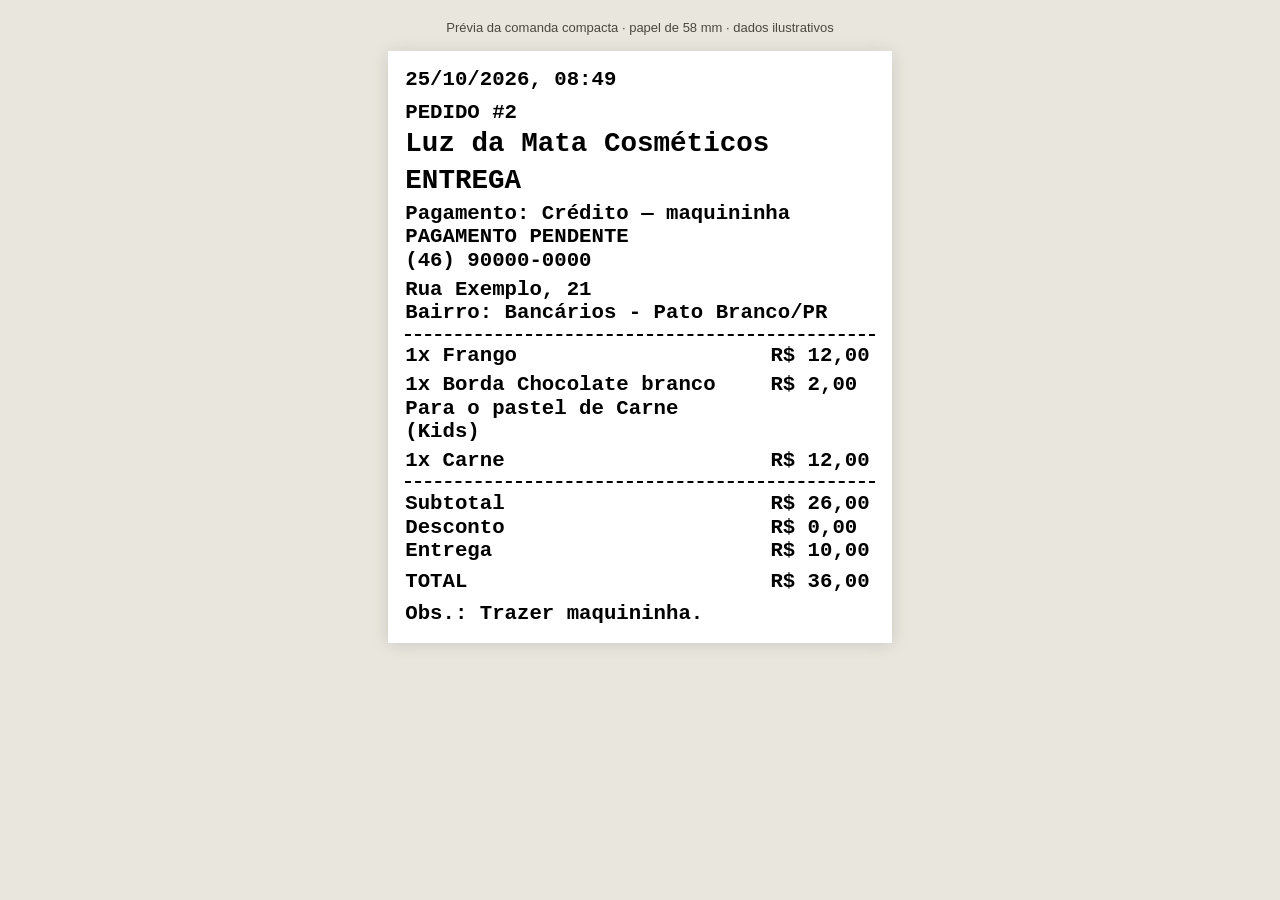
<file: public/preview-comanda.html>
<!doctype html><html lang="pt-BR"><meta charset="utf-8"><link rel="stylesheet" href="comanda-bill.css"><style>body{margin:0;background:#e9e6de;font-family:Arial;padding:12px}.preview-note{text-align:center;font-size:13px;color:#49483f;margin:8px 0 16px}.paper{width:58mm;box-sizing:border-box;padding:2mm;background:white;margin:0 auto;zoom:2.3;box-shadow:0 1px 7px #0002}</style><p class="preview-note">Prévia da comanda compacta · papel de 58 mm · dados ilustrativos</p><div class="paper"><article class="bill-receipt"><div class="receipt-date">25/10/2026, 08:49</div><div class="eyebrow">PEDIDO #2</div><h2 class="receipt-client">Luz da Mata Cosméticos</h2><div class="receipt-kind">ENTREGA</div><div>Pagamento: Crédito — maquininha</div><div>PAGAMENTO PENDENTE</div><div>(46) 90000-0000</div><div class="receipt-address">Rua Exemplo, 21<br>Bairro: Bancários - Pato Branco/PR</div><div class="receipt-divider"></div><div class="receipt-row receipt-item"><span>1x Frango</span><span>R$ 12,00</span></div><div class="receipt-row receipt-item"><span>1x Borda Chocolate branco</span><span>R$ 2,00</span></div><div class="receipt-item-note">Para o pastel de Carne (Kids)</div><div class="receipt-row receipt-item"><span>1x Carne</span><span>R$ 12,00</span></div><div class="receipt-divider"></div><div class="receipt-row "><span>Subtotal</span><span>R$ 26,00</span></div><div class="receipt-row "><span>Desconto</span><span>R$ 0,00</span></div><div class="receipt-row "><span>Entrega</span><span>R$ 10,00</span></div><div class="receipt-row receipt-total"><span>TOTAL</span><span>R$ 36,00</span></div><div class="receipt-observation">Obs.: Trazer maquininha.</div></article></div></html>
</file>
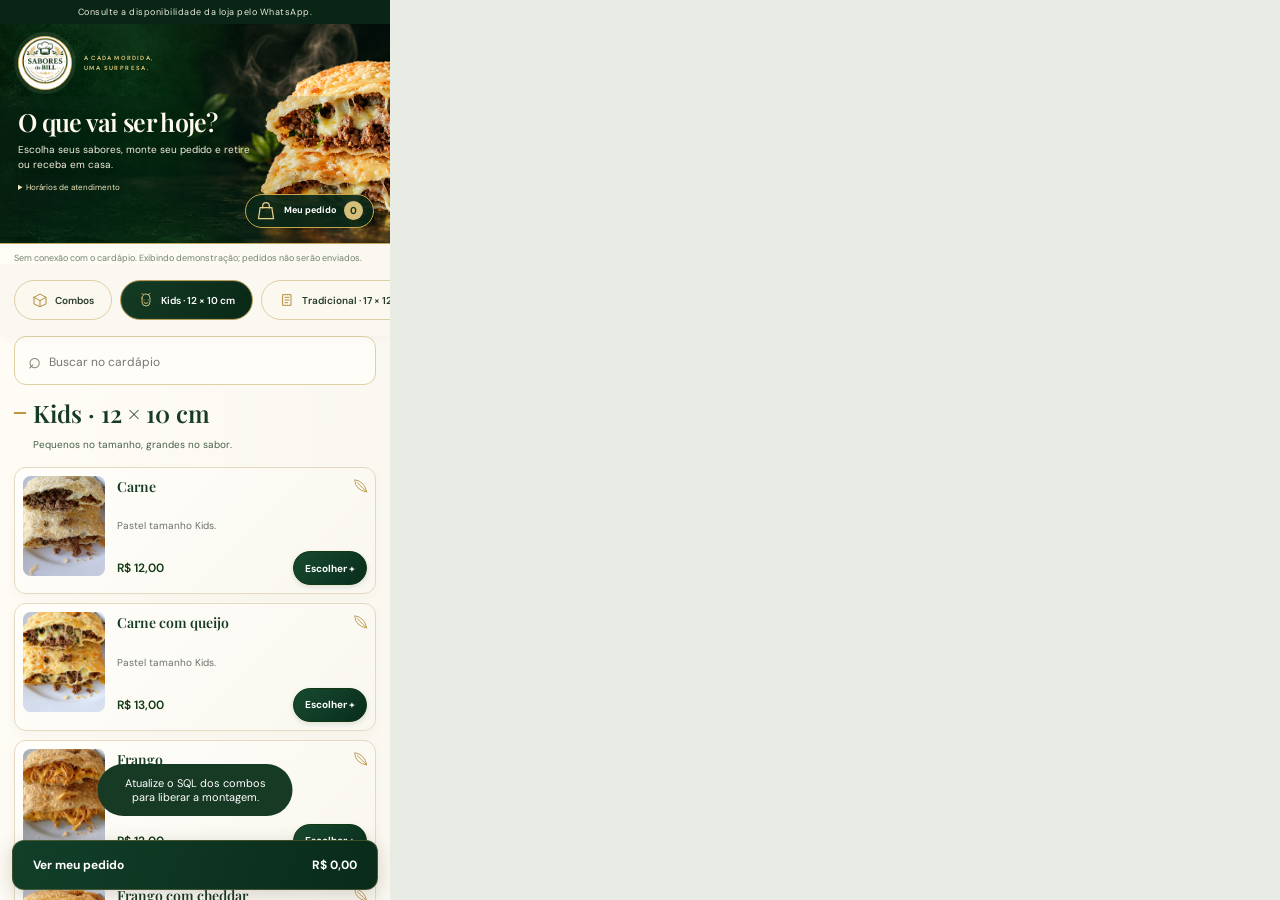
<file: public/preview-mobile.html>
<!doctype html><html><head><meta charset="utf-8"><title>Prévia celular — Sabores do Bill</title><style>html,body{margin:0;background:#e9ece5}iframe{display:block;width:390px;height:900px;border:0;margin:0}</style></head><body><iframe src="index.html" title="Cardápio em tela de celular"></iframe></body></html>
</file>
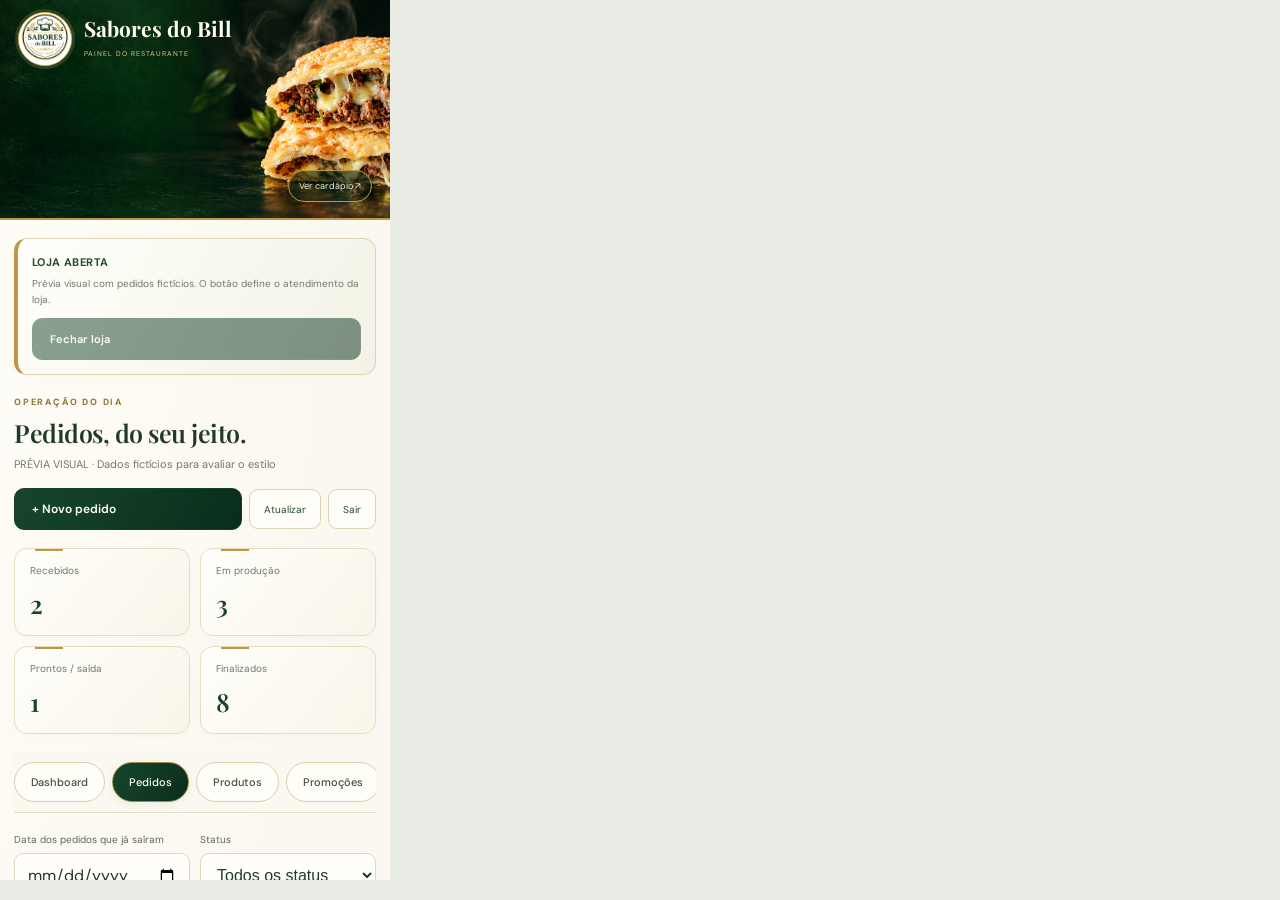
<file: public/preview-pdv-mobile.html>
<!doctype html><html><head><title>Prévia PDV celular</title><style>html,body{margin:0;background:#e9ece5}iframe{display:block;width:390px;height:880px;border:0}</style></head><body><iframe src="preview-pdv.html" title="Prévia visual do PDV no celular"></iframe></body></html>
</file>
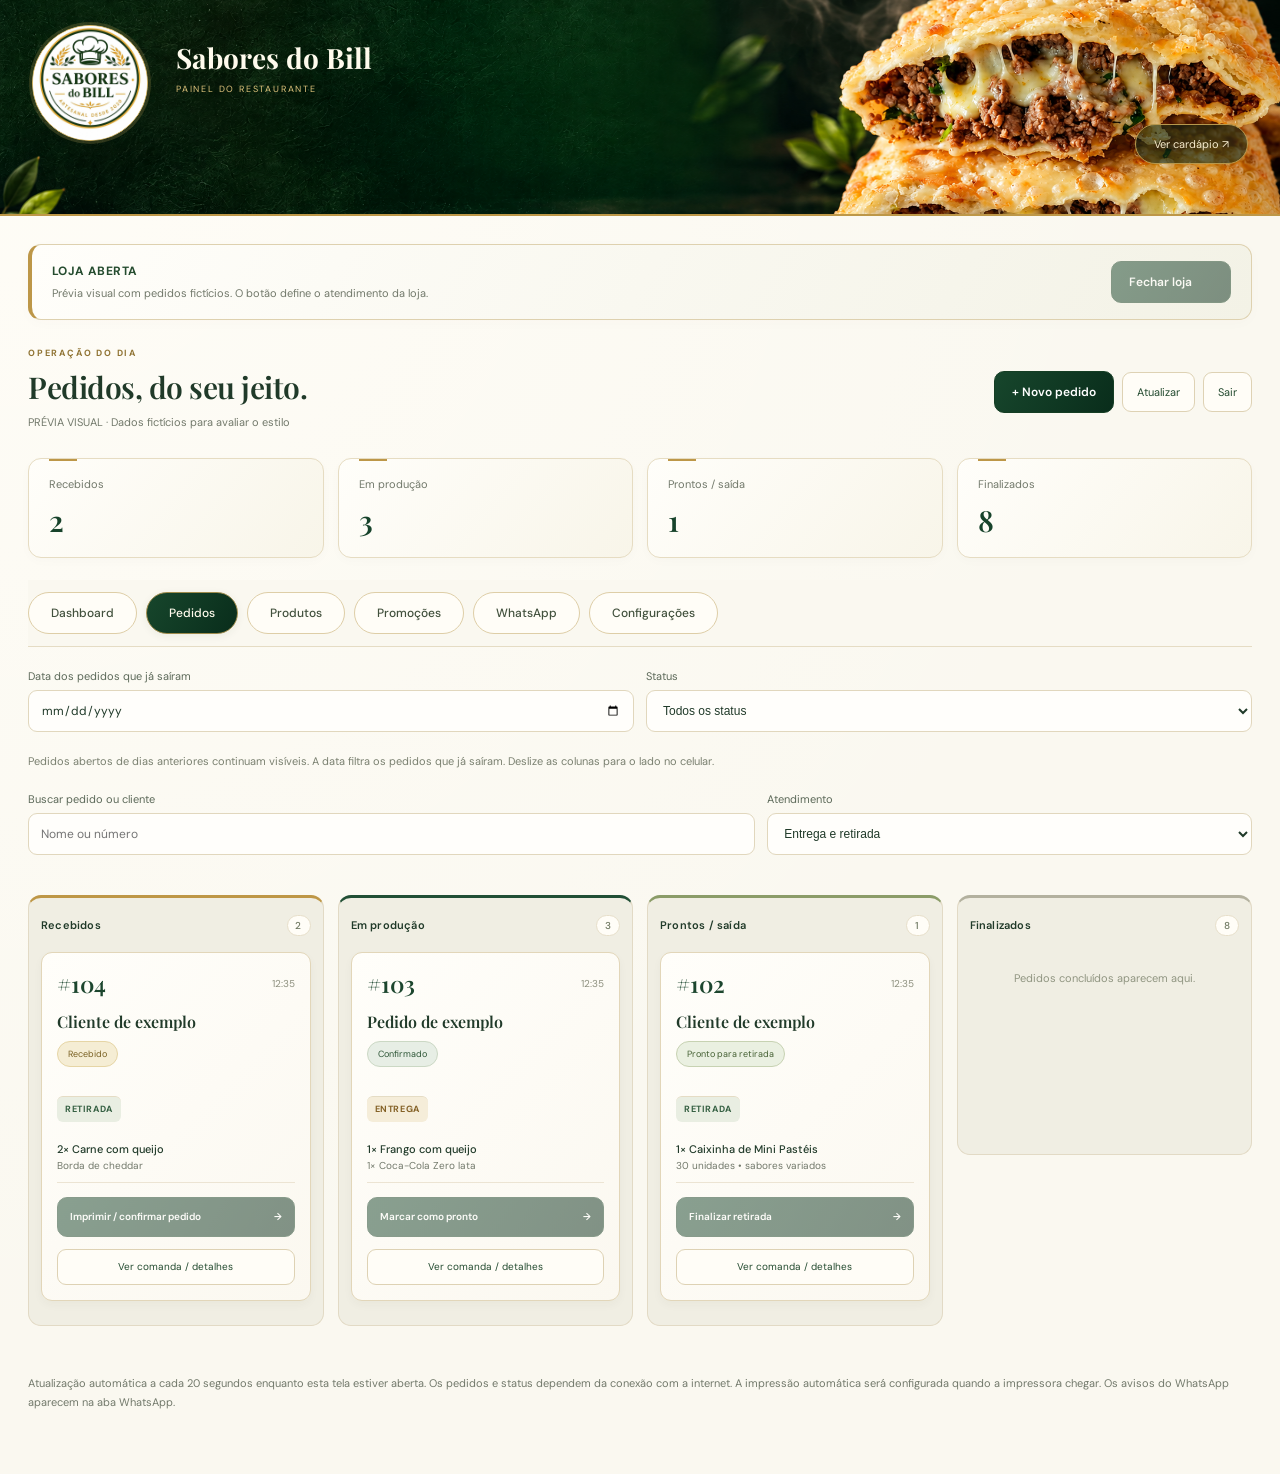
<file: public/preview-pdv.html>
<!doctype html><html lang="pt-BR"><head><meta charset="utf-8"><meta name="viewport" content="width=device-width,initial-scale=1"><meta name="robots" content="noindex"><title>PDV · Sabores do Bill</title><style>
@import url('https://fonts.googleapis.com/css2?family=DM+Sans:wght@400;500;600;700&family=Playfair+Display:ital,wght@0,600;0,700;1,600&display=swap');
:root{--red:#722d27;--dark:#33261f;--muted:#807369;--cream:#faf7f0;--line:#e8e0d5;--green:#455b40}*{box-sizing:border-box}html{scroll-behavior:smooth;scroll-padding-top:24px}body{margin:0;background:var(--cream);color:var(--dark);font-family:'DM Sans',sans-serif;font-size:14px}button,input,textarea{font:inherit}button,a{touch-action:manipulation}button{cursor:pointer}a{color:inherit;text-decoration:none}button:focus-visible,a:focus-visible,input:focus-visible,textarea:focus-visible{outline:3px solid #c28b39;outline-offset:3px}.demo{text-align:center;padding:10px 16px;background:var(--red);color:#fff6e6;font-size:11px;letter-spacing:.5px}.demo span{margin:0 10px}header{max-width:1240px;margin:auto;padding:25px 38px;display:flex;align-items:center;justify-content:space-between}.brand{display:flex;gap:12px;align-items:center;font-family:'Playfair Display',Georgia,serif;font-size:25px;font-weight:700}.brand small{display:block;font:9px 'DM Sans',sans-serif;letter-spacing:2px;margin-top:4px}.brand-mark{display:inline-flex;position:relative;align-items:center;justify-content:center;background:var(--red);color:#fff4dc;border-radius:50%;width:48px;height:48px;font:italic 35px Georgia}.brand-mark span{font-size:16px;position:absolute;right:5px;top:5px}.cart-top{background:transparent;border:1px solid var(--line);border-radius:30px;padding:11px 18px;color:var(--red);font-weight:700}.cart-top span{display:inline-grid;place-items:center;background:var(--red);color:white;border-radius:50%;width:23px;height:23px;margin-left:10px;font-size:12px}main{max-width:1240px;margin:auto;padding:0 38px}.hero{display:grid;grid-template-columns:1fr 1fr;min-height:460px;border-top:1px solid var(--line)}.hero-copy{padding:46px 35px 30px 0}.eyebrow{font-size:10px;font-weight:700;letter-spacing:2px;color:var(--red)}h1{font:600 clamp(40px,4.4vw,65px)/1.05 'Playfair Display',Georgia,serif;margin:19px 0 20px;letter-spacing:-2px}h1 em{color:var(--red);font-weight:600}.hero-copy>p{color:var(--muted);font-size:14px;line-height:1.8;max-width:350px}.primary{background:var(--red);color:white;border:0;display:inline-flex;align-items:center;justify-content:space-between;gap:30px;padding:15px 21px;border-radius:7px;font-weight:600}.hero-copy>.primary{margin-top:14px}.primary:hover{background:#58221e}.primary:disabled{opacity:.45;cursor:default}.hero-foot{display:flex;gap:25px;color:var(--muted);font-size:11px;margin-top:25px}.hero-foot span:before{content:'✦';color:var(--red);margin-right:7px}.hero-art{position:relative;background:#ece2cf;border-radius:130px 10px 10px 10px;margin:22px 0;overflow:hidden;min-height:410px;background-image:radial-gradient(#d9c9af 1px,transparent 1px);background-size:12px 12px}.art-label{position:absolute;top:30px;left:33px;transform:rotate(-7deg);z-index:1;font-size:10px;letter-spacing:2px}.art-label strong{font:italic 27px Georgia;letter-spacing:-1px}.plate{position:absolute;left:16%;top:19%;width:78%;aspect-ratio:1;border-radius:50%;background:radial-gradient(circle,#f9f4e8 0 62%,#e8dfcf 63% 65%,#faf7f1 66% 73%,#d8cbb4 74% 75%,#f7f1e5 76%);box-shadow:15px 22px 30px #82644430;transform:rotate(-13deg)}.pastry{position:absolute;width:64%;height:33%;border-radius:50% 50% 15% 15% / 85% 85% 15% 15%;background:radial-gradient(ellipse at 25% 40%,#f5cf74 0 2%,transparent 3%),radial-gradient(ellipse at 60% 58%,#ad6923 0 2%,transparent 4%),linear-gradient(125deg,#e0a03a,#f1c563 45%,#b67428);border:6px solid #db9e45;border-bottom:8px dashed #ad722d;box-shadow:0 10px 10px #74451a35,inset 0 4px 8px #ffe3a9}.p1{top:15%;left:15%;transform:rotate(12deg)}.p2{top:36%;left:24%;transform:rotate(-12deg)}.p3{top:56%;left:11%;transform:rotate(10deg)}.leaf{position:absolute;background:#5e7346;width:42px;height:24px;border-radius:90% 0 90% 0;right:7%;top:60%;transform:rotate(25deg)}.l2{right:11%;top:68%;transform:rotate(80deg)}.stamp{position:absolute;right:20px;bottom:37px;border-radius:50%;width:96px;height:96px;background:var(--green);color:#fbf2da;display:flex;flex-direction:column;align-items:center;justify-content:center;font-size:10px;line-height:1.7;letter-spacing:1px;transform:rotate(13deg);outline:1px dashed #f5efd588;outline-offset:-6px}.art-caption{position:absolute;bottom:18px;left:24px;font:italic 15px Georgia;color:#786344}.offers{display:grid;grid-template-columns:1fr 1fr 240px;border-top:1px solid var(--line);border-bottom:1px solid var(--line);padding:22px 0;margin:6px 0 50px;gap:25px}.offers>div{display:flex;gap:15px;align-items:center;border-right:1px solid var(--line);padding-right:25px}.offer-icon{border:1px solid #ccbda7;border-radius:50%;width:47px;height:47px;display:grid;place-items:center;font:italic 21px Georgia;color:var(--red);flex-shrink:0}.offers p{margin:0}.offers b{font-size:13px}.offers small{display:block;color:var(--muted);font-size:11px;margin-top:5px}.offers strong{margin-left:auto;color:var(--red);white-space:nowrap}.offer-note{color:var(--muted);font-size:12px;line-height:1.7;align-self:center}.section-head{display:flex;align-items:center;justify-content:space-between;gap:20px}h2{font:600 34px 'Playfair Display',Georgia,serif;margin:10px 0 24px;letter-spacing:-1px}.search{background:#fff;border:1px solid var(--line);border-radius:8px;display:flex;align-items:center;padding:0 13px;gap:8px}.search span{font-size:25px;color:var(--muted)}.search input{border:0;background:transparent;padding:13px 0;min-width:205px;outline-offset:0}.category-nav{display:flex;gap:8px;border-bottom:1px solid var(--line);padding-bottom:18px;overflow:auto}.category-nav button{border:1px solid var(--line);background:transparent;border-radius:30px;padding:11px 19px;white-space:nowrap;font-size:12px;color:var(--muted)}.category-nav button.active{background:var(--red);color:white;border-color:var(--red)}.menu-layout{display:grid;grid-template-columns:minmax(0,1fr) 320px;gap:30px;align-items:start;margin-top:26px}.category-heading{margin-bottom:20px}h3{font:600 23px 'Playfair Display',Georgia,serif;margin:0 0 6px}.category-heading>span{font-size:12px;color:var(--muted)}.products{display:grid;grid-template-columns:1fr 1fr;gap:14px}.product{background:#fffdf9;border:1px solid var(--line);border-radius:10px;overflow:hidden;display:flex;flex-direction:column;min-height:178px;padding:18px}.product-top{display:flex;justify-content:space-between;gap:12px}.product h4{font-size:14px;margin:0 0 8px}.product p{font-size:11px;color:var(--muted);line-height:1.65;margin:0;flex:1}.product .mini-icon{background:#f5ecd9;border-radius:50%;display:grid;place-items:center;width:37px;height:37px;color:#b58236;font:22px Georgia;flex-shrink:0}.product-bottom{display:flex;align-items:center;justify-content:space-between;gap:6px;margin-top:17px}.product-bottom strong{color:var(--red);font-size:14px}.add{border:1px solid #d9c6bc;border-radius:5px;background:transparent;color:var(--red);padding:7px 11px;font-size:11px;font-weight:700}.add:hover{background:var(--red);color:white}.photo-note{font-size:10px;color:var(--muted);padding:10px 0}.basket{position:sticky;top:20px;border:1px solid var(--line);border-radius:12px;padding:23px;background:#fffdf9}.basket-heading{display:flex;justify-content:space-between;border-bottom:1px solid var(--line);padding-bottom:15px}.basket-heading h3{font-size:22px}.basket-heading button{display:none}.empty{text-align:center;padding:30px 7px;color:var(--muted);font-size:12px;line-height:1.8}.empty span{display:block;font-size:30px;margin-bottom:7px;color:#b3a18b}.cart-row{padding:14px 0;border-bottom:1px solid var(--line)}.cart-row-top{display:flex;justify-content:space-between;gap:10px;font-size:12px}.cart-row small{display:block;font-size:10px;color:var(--muted);margin:6px 0;line-height:1.6}.qty{display:flex;align-items:center;gap:12px;margin-top:8px;font-size:12px}.qty button{width:26px;height:26px;border:1px solid var(--line);background:transparent;border-radius:5px}.qty .remove{margin-left:auto;border:0;width:auto;font-size:10px;color:var(--muted)}.total-line{display:flex;justify-content:space-between;font-size:12px;margin-top:12px}.total-line.discount{color:var(--green)}.total-line.total{font-size:18px;font-weight:700;padding-top:13px;margin-bottom:16px;border-top:1px solid var(--line)}.combo-message{background:#eef1e8;color:var(--green);padding:9px;border-radius:5px;font-size:10px;line-height:1.6;margin-top:10px}.fulfillment{border-top:1px solid var(--line);padding-top:15px;margin-top:18px}.fulfillment>span{font-size:11px}.fulfillment>div{display:flex;gap:8px;margin:9px 0}.fulfillment button{flex:1;border:1px solid var(--line);background:transparent;border-radius:5px;padding:9px;color:var(--muted);font-size:11px}.fulfillment button.selected{border-color:var(--red);color:var(--red);background:#f9efeb}.fulfillment small{display:block;color:var(--muted);font-size:10px;line-height:1.7;margin-bottom:16px}.full{width:100%;gap:10px;justify-content:space-between;font-size:12px}.basket-note{display:block;text-align:center;font-size:9px;color:var(--muted);margin-top:12px}.bottom-note{display:flex;align-items:center;gap:20px;border-top:1px solid var(--line);margin-top:60px;padding:35px 0}.bottom-note h3{font-size:22px}.bottom-note p{font-size:12px;color:var(--muted);margin:8px 0}.bottom-note a{margin-left:auto;font-size:11px;color:var(--red)}footer{background:#ede5d8;padding:25px max(38px,calc((100vw - 1164px)/2));display:flex;justify-content:space-between;font-size:11px;color:var(--muted)}footer strong{color:var(--red)}dialog{border:1px solid var(--line);border-radius:15px;padding:32px;width:min(530px,calc(100% - 26px));max-height:90vh;color:var(--dark);background:var(--cream)}dialog::backdrop{background:#221a15a6;backdrop-filter:blur(3px)}.dialog-close{position:absolute;right:14px;top:12px;border:0;background:transparent;font-size:27px;color:var(--muted)}dialog h2{font-size:29px;margin-right:15px}dialog p{color:var(--muted);line-height:1.7;font-size:12px}.flavor{display:flex;justify-content:space-between;align-items:center;gap:15px;padding:13px 0;border-bottom:1px solid var(--line);font-size:12px}.flavor input{width:60px;padding:8px;border:1px solid var(--line);border-radius:5px;background:white}.kit-summary{padding:14px 0;display:flex;justify-content:space-between;font-weight:700;font-size:12px}.secondary{border:1px solid var(--line);border-radius:5px;background:transparent;padding:10px 14px;color:var(--red);font-size:11px;margin:12px 0}.toast{position:fixed;bottom:25px;left:50%;transform:translate(-50%,20px);background:var(--dark);color:white;border-radius:30px;padding:12px 24px;font-size:12px;opacity:0;transition:.2s;pointer-events:none;z-index:8}.toast.show{opacity:1;transform:translate(-50%,0)}.mobile-cart,.shade{display:none}.review-list{font-size:13px;line-height:1.7}.review-list li{padding:7px 0}.review-note{background:#eee5d8;padding:14px;border-radius:6px}.obs-label{display:block;font-size:12px;margin:18px 0 8px}textarea{width:100%;padding:10px;border:1px solid var(--line);border-radius:6px;resize:vertical}.copy-status{font-size:11px;color:var(--green);min-height:18px;margin-top:8px}
@media(min-width:1400px){.hero-art{min-height:450px}}@media(max-width:1000px){.offers{grid-template-columns:1fr 1fr}.offer-note{display:none}.menu-layout{grid-template-columns:minmax(0,1fr) 290px;gap:20px}.products{grid-template-columns:1fr}.hero-art{min-height:370px}.hero-copy{padding-right:15px}h1{font-size:48px}.offers>div:last-of-type{border:0}}@media(max-width:700px){.demo{font-size:9px;line-height:1.7}.demo span{margin:0 3px}header{padding:19px 20px}.brand{font-size:21px}.brand-mark{width:42px;height:42px}.cart-top{padding:8px 10px;font-size:10px}.cart-top span{margin-left:5px}main{padding:0 20px}.hero{grid-template-columns:1fr}.hero-copy{padding:30px 0 10px}.hero h1{font-size:49px;letter-spacing:-1.5px}.hero-copy>p{max-width:320px}.hero-art{min-height:290px;max-height:290px;border-radius:80px 8px 8px 8px;margin-top:15px}.plate{width:68%;left:24%;top:4%}.art-label{top:35px;left:22px}.stamp{right:16px;bottom:28px;width:76px;height:76px;font-size:8px}.hero-foot{margin-top:20px}.offers{gap:13px;padding:18px 0;margin:10px 0 30px}.offers>div{padding-right:10px;gap:8px;flex-wrap:wrap}.offer-icon{width:32px;height:32px;font-size:16px}.offers strong{font-size:13px;margin-left:40px}.offers b{font-size:11px}.offers small{font-size:9px}.section-head{display:block}h2{font-size:31px}.search{margin-bottom:18px}.search input{width:100%}.category-nav{margin-right:-20px;padding-right:20px}.category-nav button{padding:10px 16px}.menu-layout{display:block;margin-top:22px}.products{grid-template-columns:1fr 1fr;gap:10px}.product{padding:14px;min-height:180px}.product h4{font-size:12px}.product p{font-size:10px}.product .mini-icon{display:none}.product-bottom{flex-wrap:wrap;gap:10px}.product-bottom strong{font-size:13px}.add{padding:7px 9px}.category-heading>span{font-size:11px}.basket{display:none;position:fixed;bottom:0;top:auto;left:0;right:0;border-radius:18px 18px 0 0;z-index:10;max-height:88vh;overflow:auto;padding:24px}.basket.open{display:block}.basket-heading button{display:block;border:0;background:transparent;font-size:26px;color:var(--muted)}.shade.show{display:block;position:fixed;inset:0;background:#221a1588;z-index:9}.mobile-cart{display:flex;position:fixed;bottom:15px;left:20px;right:20px;padding:17px 20px;border:0;border-radius:8px;background:var(--red);color:white;align-items:center;justify-content:space-between;z-index:5;box-shadow:0 5px 20px #33261f30;font-weight:700}.bottom-note{margin-top:30px;padding:28px 0;align-items:flex-start;gap:12px}.bottom-note h3{font-size:19px}.bottom-note p{font-size:11px}.bottom-note a{display:none}.bottom-note .brand-mark{flex-shrink:0}footer{padding:23px 20px 100px;gap:10px;flex-direction:column}.toast{bottom:85px;white-space:nowrap}.hero-copy .primary{font-size:12px}}
@media(prefers-reduced-motion:reduce){html{scroll-behavior:auto}*{transition:none!important}}

.connection-label{font-size:10px;color:var(--green);padding:0 0 20px}.product .add:disabled{opacity:.4;cursor:default}

</style><style>
[hidden]{display:none!important}.pdv-main{padding-bottom:50px}.back-link{font-size:12px;color:var(--red)}.login-card{max-width:470px;margin:45px auto;border:1px solid var(--line);padding:35px;border-radius:12px;background:#fffdf9}.login-card h1{font-size:38px;letter-spacing:-1px}.login-card p{font-size:12px;line-height:1.8;color:var(--muted)}.login-card form{margin-top:25px}.login-card label,.checkout-fields label{display:block;font-size:12px;margin:15px 0}.login-card input,.checkout-fields input,.checkout-fields select,.pdv-filters input,.pdv-filters select{display:block;width:100%;margin-top:7px;border:1px solid var(--line);border-radius:6px;background:white;padding:12px;color:var(--dark)}.login-card details{font-size:11px;color:var(--muted);margin-top:24px}.login-card .primary{margin-top:10px}.pdv-heading{display:flex;align-items:center;justify-content:space-between;gap:20px;border-top:1px solid var(--line);padding-top:30px}.pdv-heading h2{margin-bottom:10px}.pdv-heading p{font-size:11px;color:var(--muted)}.pdv-actions{display:flex;gap:9px;align-items:center}.pdv-actions .primary{font-size:12px}.pdv-actions .secondary{margin:0}.metrics{display:grid;grid-template-columns:repeat(4,1fr);gap:15px;margin:25px 0}.metric{padding:20px;background:#eee6d8;border-radius:8px}.metric span{display:block;font-size:11px;color:var(--muted);margin-bottom:9px}.metric strong{font:600 30px Georgia;color:var(--red)}.pdv-filters{display:flex;gap:15px;margin:22px 0}.pdv-filters label{font-size:11px}.orders-grid{display:grid;grid-template-columns:repeat(3,1fr);gap:18px}.order-card{border:1px solid var(--line);border-radius:10px;background:#fffdf9;padding:20px}.order-top{display:flex;justify-content:space-between;gap:10px;font-size:11px;color:var(--muted)}.order-top b{font:700 23px Georgia;color:var(--red)}.order-card h3{font:600 16px 'DM Sans',sans-serif;margin:18px 0 8px}.order-card p{font-size:12px;color:var(--muted);line-height:1.7}.status-pill{display:inline-block;border-radius:20px;background:#f2e5dc;color:var(--red);font-size:10px;padding:7px 10px}.status-pill.pronto,.status-pill.disponivel_retirada,.status-pill.saiu_para_entrega{background:#e9eddf;color:var(--green)}.order-total{display:flex;align-items:center;justify-content:space-between;padding:15px 0;font-size:14px}.order-card .primary{padding:12px;font-size:11px}.order-card .secondary{width:100%;margin-bottom:0}#panel-error{color:#9a2922;font-size:12px;padding:10px 0}.pdv-help{font-size:11px;color:var(--muted);line-height:1.8;margin-top:30px}.checkout-fields{margin-bottom:22px}.checkout-warning{font-size:11px;color:var(--red);line-height:1.7}.success-order{background:#e8eddc;color:var(--green);padding:16px;border-radius:8px}.detail-items{padding-left:18px;font-size:12px;line-height:1.8}.detail-items li{padding:8px 0;border-bottom:1px solid var(--line)}#login-status{color:var(--red)}@media(max-width:800px){.orders-grid{grid-template-columns:1fr 1fr}.pdv-heading{align-items:flex-start;flex-direction:column}.metrics{grid-template-columns:1fr 1fr}}@media(max-width:500px){.orders-grid{grid-template-columns:1fr}.login-card{padding:24px;margin-top:20px}.pdv-actions{flex-wrap:wrap}.pdv-filters{flex-wrap:wrap}.pdv-heading h2{font-size:28px}}
.promotions-panel{border:1px solid var(--line);border-radius:10px;padding:20px;background:#fffdf9}.promotions-panel p{font-size:12px;color:var(--muted)}.promotions-panel label{display:block;font-size:12px;padding:8px 0}.promotions-panel input{accent-color:var(--red)}#promo-status{display:block;font-size:11px;color:var(--red);line-height:1.7}
.receipt-method{background:#eee6d8;padding:14px;border-radius:6px;line-height:1.8!important}.no-print{margin-top:22px}.no-print p{font-size:10px!important}@media print{body{background:white;color:black}body>header,body>main{display:none!important}#detail-dialog{position:static;display:block!important;border:0;border-radius:0;max-width:80mm;width:100%;max-height:none;overflow:visible;padding:5mm;margin:0;background:white;color:black}#detail-dialog::backdrop{display:none}.no-print,#detail-close{display:none!important}.receipt-method{background:none;border:1px solid black;border-radius:0}#detail-body h2{font-size:20px}#detail-body p,#detail-body li{font-size:12px;color:black}.detail-items{padding-left:16px}.total-line{color:black}}

</style><style>.obs-label input{display:block;width:100%;padding:12px;border:1px solid #e8e0d5;border-radius:6px;margin:7px 0 20px}#pix-message{font-size:12px;line-height:1.7}</style><link rel="stylesheet" href="gestao.css"><link rel="stylesheet" href="marca-bill.css"><link rel="stylesheet" href="pdv-estilo.css"></head><body>
<header><a class="brand" href="index.html"><img class="brand-logo" src="images/logo-sabores-do-bill.png" alt="Sabores do Bill — artesanal desde 2020" width="72" height="72"><span>Sabores do Bill<small>PAINEL DO RESTAURANTE</small></span></a><a href="index.html" class="back-link">Ver cardápio ↗</a></header>
<main class="pdv-main"><section class="login-card" id="login-screen" hidden><div class="eyebrow">ACESSO ADMINISTRATIVO</div><h1>Seu balcão digital.</h1><p>Entre com o usuário cadastrado no Supabase para receber e acompanhar os pedidos.</p><form id="login-form"><label>E-mail<input type="email" id="email" required autocomplete="username" placeholder="Seu e-mail de acesso"></label><label>Senha<input type="password" id="password" required autocomplete="current-password" placeholder="Sua senha"></label><button class="primary full" id="login-button">Entrar no PDV <span>→</span></button></form><p id="login-status" role="status"></p><details><summary>Primeiro acesso</summary><p>Execute o SQL da etapa 4. Depois crie o usuário autorizado em Authentication → Users, no Supabase, com o e-mail combinado e uma senha escolhida por você. A conta precisa estar com o e-mail confirmado. Não informe sua senha no chat.</p></details></section>
<section id="panel"><section class="store-control"><div><strong>LOJA ABERTA</strong><p>Prévia visual com pedidos fictícios. O botão define o atendimento da loja.</p></div><button class="primary" disabled>Fechar loja</button></section><div class="pdv-heading"><div><div class="eyebrow">OPERAÇÃO DO DIA</div><h2>Pedidos, do seu jeito.</h2><p id="sync-label">PRÉVIA VISUAL · Dados fictícios para avaliar o estilo</p></div><div class="pdv-actions"><a class="primary" href="index.html?pdv=1#cardapio">+ Novo pedido</a><button class="secondary" id="refresh">Atualizar</button><button class="secondary" id="logout">Sair</button></div></div><div class="metrics" id="metrics"><div class="metric"><span>Recebidos</span><strong>2</strong></div><div class="metric"><span>Em produção</span><strong>3</strong></div><div class="metric"><span>Prontos / saída</span><strong>1</strong></div><div class="metric"><span>Finalizados</span><strong>8</strong></div></div><nav class="management-tabs" aria-label="Gestão do restaurante"><button data-section="dashboard" aria-pressed="false">Dashboard</button><button class="selected" data-section="pedidos" aria-pressed="true">Pedidos</button><button data-section="produtos" aria-pressed="false">Produtos</button><button data-section="promocoes" aria-pressed="false">Promoções</button><button data-section="whatsapp" aria-pressed="false">WhatsApp</button><button data-section="configuracoes" aria-pressed="false">Configurações</button></nav><p id="gestao-warning" hidden>Execute o arquivo Atualizar_Gestao_Bill.sql no Supabase para habilitar a gestão.</p><section id="section-dashboard" hidden><div class="catalog-tools"><div><div class="eyebrow">VISÃO DO NEGÓCIO</div><h2>Dashboard</h2></div><button id="dashboard-refresh" class="secondary">Atualizar indicadores</button></div><div class="pdv-filters"><label>Data<input type="date" id="dashboard-date"></label></div><div class="metrics" id="dashboard-metrics"></div><h3>Etapas dos pedidos do dia</h3><div id="dashboard-statuses"></div><p class="management-note" id="dashboard-cancelled"></p><p class="management-note">O valor dos pedidos representa vendas registradas, incluindo a entrega e descontando promoções. Não representa pagamentos recebidos. Pedidos abertos de outros dias aparecem no painel de Pedidos.</p></section><section id="section-pedidos"><div class="pdv-filters"><label>Data dos pedidos que já saíram<input type="date" id="order-date"></label><label>Status<select id="filter"><option value="todos">Todos os status</option><option value="entregue">Retirado / Entregue</option><option value="em_preparo">Em preparo (anterior)</option><option value="recebido">Recebido</option><option value="confirmado">Pedido confirmado</option><option value="pronto">Pedido pronto</option><option value="disponivel_retirada">Disponível para retirada</option><option value="saiu_para_entrega">Saiu para entrega</option></select></label></div><p class="management-note">Pedidos abertos de dias anteriores continuam visíveis. A data filtra os pedidos que já saíram. Deslize as colunas para o lado no celular.</p><div class="pdv-filters"><label>Buscar pedido ou cliente<input id="order-search" type="search" placeholder="Nome ou número"></label><label>Atendimento<select id="delivery-filter"><option value="todos">Entrega e retirada</option><option value="entrega">Entrega</option><option value="retirada">Retirada</option></select></label></div><div id="panel-error" role="alert"></div><div class="orders-grid" id="orders"><section class="board-lane lane-0"><h3>Recebidos<span>2</span></h3><article class="order-card"><div class="order-top"><b>#104</b><span>12:35</span></div><h3>Cliente de exemplo</h3><span class="status-pill recebido">Recebido</span><p><b class="fulfillment pickup">RETIRADA</b></p><ul class="kitchen-items"><li><b>2× Carne com queijo</b><small>Borda de cheddar</small></li></ul><button class="primary full" disabled>Imprimir / confirmar pedido <span>→</span></button><button class="secondary" disabled>Ver comanda / detalhes</button></article></section><section class="board-lane lane-1"><h3>Em produção<span>3</span></h3><article class="order-card"><div class="order-top"><b>#103</b><span>12:35</span></div><h3>Pedido de exemplo</h3><span class="status-pill confirmado">Confirmado</span><p><b class="fulfillment delivery">ENTREGA</b></p><ul class="kitchen-items"><li><b>1× Frango com queijo</b><small>1× Coca-Cola Zero lata</small></li></ul><button class="primary full" disabled>Marcar como pronto <span>→</span></button><button class="secondary" disabled>Ver comanda / detalhes</button></article></section><section class="board-lane lane-2"><h3>Prontos / saída<span>1</span></h3><article class="order-card"><div class="order-top"><b>#102</b><span>12:35</span></div><h3>Cliente de exemplo</h3><span class="status-pill disponivel_retirada">Pronto para retirada</span><p><b class="fulfillment pickup">RETIRADA</b></p><ul class="kitchen-items"><li><b>1× Caixinha de Mini Pastéis</b><small>30 unidades • sabores variados</small></li></ul><button class="primary full" disabled>Finalizar retirada <span>→</span></button><button class="secondary" disabled>Ver comanda / detalhes</button></article></section><section class="board-lane lane-3"><h3>Finalizados<span>8</span></h3><p class="lane-empty">Pedidos concluídos aparecem aqui.</p></section></div><p class="pdv-help">Atualização automática a cada 20 segundos enquanto esta tela estiver aberta. Os pedidos e status dependem da conexão com a internet. A impressão automática será configurada quando a impressora chegar. Os avisos do WhatsApp aparecem na aba WhatsApp.</p></section><section id="section-produtos" hidden><div class="catalog-tools"><div><div class="eyebrow">SEU CARDÁPIO</div><h2>Produtos</h2></div><div><button class="secondary" id="catalog-reload">Atualizar produtos</button> <button class="primary" id="new-product">+ Novo produto</button></div></div><p class="management-note">Edite nome, descrição, preço, foto e disponibilidade. Desativar um produto mantém o histórico dos pedidos.</p><div class="pdv-filters"><label>Buscar produto<input type="search" id="catalog-search" placeholder="Nome do produto"></label><label>Categoria<select id="catalog-filter"><option value="">Todas as categorias</option></select></label></div><p id="catalog-status" role="status"></p><div id="catalog-list" class="catalog-grid"></div></section><section id="section-promocoes" hidden><div class="eyebrow">CAMPANHAS DO RESTAURANTE</div><h2>Promoções</h2><p class="management-note">Ative os combos durante a campanha e edite seus preços. O sistema aplica a combinação mais vantajosa ao pedido. Promoções individuais podem ser ativadas em Produtos → Editar.</p><div class="catalog-tools"><div><h3>Suas campanhas</h3><p class="management-note">Crie descontos em percentual, valor fixo ou quantidade por preço. Vale a campanha que dá o maior desconto; ela não acumula com os combos Kids e Família. Adicionais e entrega ficam fora das campanhas. O preço promocional individual já faz parte do preço atual do produto.</p></div><div><button class="secondary" id="reload-campaigns">Atualizar campanhas</button> <button class="primary" id="new-campaign">+ Nova promoção</button></div></div><p id="campaign-load-status" role="status"></p><div id="campaign-list" class="catalog-grid"></div><h3>Combos Kids e Família</h3><form id="combo-form"><div class="combo-fields"><article><h4>Combo Kids</h4><p>3 pastéis Kids</p><label><input id="promo-kids" type="checkbox" disabled> Promoção ativa</label><label>Preço do combo (R$)<input id="promo-kids-price" type="number" min="0.01" max="100000" step="0.01" required disabled></label></article><article><h4>Combo Família</h4><p>2 tradicionais + 1 Kids</p><label><input id="promo-family" type="checkbox" disabled> Promoção ativa</label><label>Preço do combo (R$)<input id="promo-family-price" type="number" min="0.01" max="100000" step="0.01" required disabled></label></article></div><button id="save-promos" class="primary" disabled>Salvar promoções</button><p id="promo-status" role="status"></p></form><p class="management-note">As alterações valem para os próximos pedidos. Pedidos já registrados conservam seus valores. Desligue as campanhas ao encerrar a promoção.</p></section><section id="section-configuracoes" hidden><div class="eyebrow">ATENDIMENTO DA LOJA</div><h2>Horários</h2><p class="management-note">Informe os horários habituais. Marque “Só em alguns dias” para domingos ou outros dias eventuais. Estes horários aparecem no cardápio e no WhatsApp. O botão Abrir/Fechar continua definindo se a loja atende agora.</p><form id="hours-form"><div id="hours-rows"></div><button class="primary" id="save-hours">Salvar horários</button><p id="settings-status" role="status"></p></form></section><section id="section-whatsapp" hidden><div class="catalog-tools"><div><div class="eyebrow">ATENDIMENTO</div><h2>Mensagens do WhatsApp</h2></div><button id="whatsapp-refresh" class="secondary">Atualizar mensagens</button></div><p class="management-note">Caixa de entrada: mensagens recebidas pela conexão configurada. Com o atendimento ativado, a saudação envia um link pessoal para montar e finalizar o pedido no cardápio. Mensagens de áudio, imagem e outros anexos aparecem somente com o tipo. Exibimos as 100 mensagens recebidas mais recentes.</p><p id="whatsapp-status" role="status"></p><div id="whatsapp-list"></div></section></section></main><dialog id="detail-dialog"><button class="dialog-close" id="detail-close" aria-label="Fechar">×</button><div id="detail-body"></div></dialog><dialog id="product-dialog"><button type="button" id="product-close" class="dialog-close" aria-label="Fechar">×</button><div class="eyebrow">CARDÁPIO DO RESTAURANTE</div><h2 id="product-title">Produto</h2><form id="product-form" class="product-fields"><label>Nome<input id="product-name" required minlength="2" maxlength="120"></label><label>Categoria<select id="product-category" required></select></label><label>Descrição<textarea id="product-description" maxlength="1000" rows="3"></textarea></label><div class="field-row"><label>Preço normal (R$)<input id="product-price" type="number" required min="0.01" max="100000" step="0.01"></label><label>Preço promocional (R$)<input id="product-promo-price" type="number" min="0.01" max="100000" step="0.01"></label></div><label class="check"><input id="product-promo-active" type="checkbox">Ativar preço promocional</label><label>Link da foto (opcional)<input id="product-photo" type="url" maxlength="2000" placeholder="https://..."></label><p class="management-note">Você pode cadastrar sem foto e adicionar depois. Para a caixinha de 30 minis, mantenha o nome e a categoria originais para preservar a seleção de sabores.</p><label class="check"><input id="product-active" type="checkbox">Produto ativo no cardápio</label><label class="check"><input id="product-available" type="checkbox">Disponível para vender agora</label><button id="product-save" class="primary full">Salvar produto</button><p id="product-save-status" role="status"></p></form></dialog><dialog id="campaign-dialog"><button type="button" class="dialog-close" id="campaign-close" aria-label="Fechar">×</button><h2>Cadastrar promoção</h2><form id="campaign-form" class="product-fields"><label>Nome da promoção<input id="campaign-name" required minlength="2" maxlength="100" placeholder="Ex.: Festival de pastéis"></label><label>Descrição para o cliente<textarea id="campaign-description" maxlength="300" rows="2"></textarea></label><label>Tipo<select id="campaign-type"><option value="percentual">Desconto percentual</option><option value="fixo">Desconto em reais por pedido</option><option value="combo">Quantidade por preço</option></select></label><label><span id="campaign-value-label">Desconto (%)</span><input id="campaign-value" type="number" required min="0.01" max="100" step="0.01"></label><label id="campaign-quantity-box" hidden>Quantidade de unidades no grupo<input id="campaign-quantity" type="number" min="2" max="99" step="1" value="2"></label><label>Valor mínimo nos produtos participantes (R$)<input id="campaign-minimum" type="number" required min="0" max="100000" step="0.01" value="0"></label><label class="check"><input id="campaign-all" type="checkbox" checked> Todos os produtos (exceto adicionais)</label><div id="campaign-products" class="campaign-products" hidden></div><p class="management-note">Para escolher uma categoria inteira, marque os produtos dessa categoria. Os grupos de quantidade podem misturar os produtos selecionados e se repetem enquanto houver unidades suficientes. Os grupos usam primeiro os itens de menor preço.</p><div class="field-row"><label>Início (opcional)<input id="campaign-start" type="datetime-local"></label><label>Fim (opcional)<input id="campaign-end" type="datetime-local"></label></div><p class="management-note">Horário de Brasília. Sem datas: vale enquanto estiver ativada. A edição vale para novos pedidos; pedidos já registrados mantêm seus valores.</p><label class="check"><input id="campaign-active" type="checkbox"> Ativar promoção</label><button class="primary full" id="campaign-save">Salvar promoção</button><p id="campaign-save-status" role="status"></p></form></dialog></body></html>
</file>
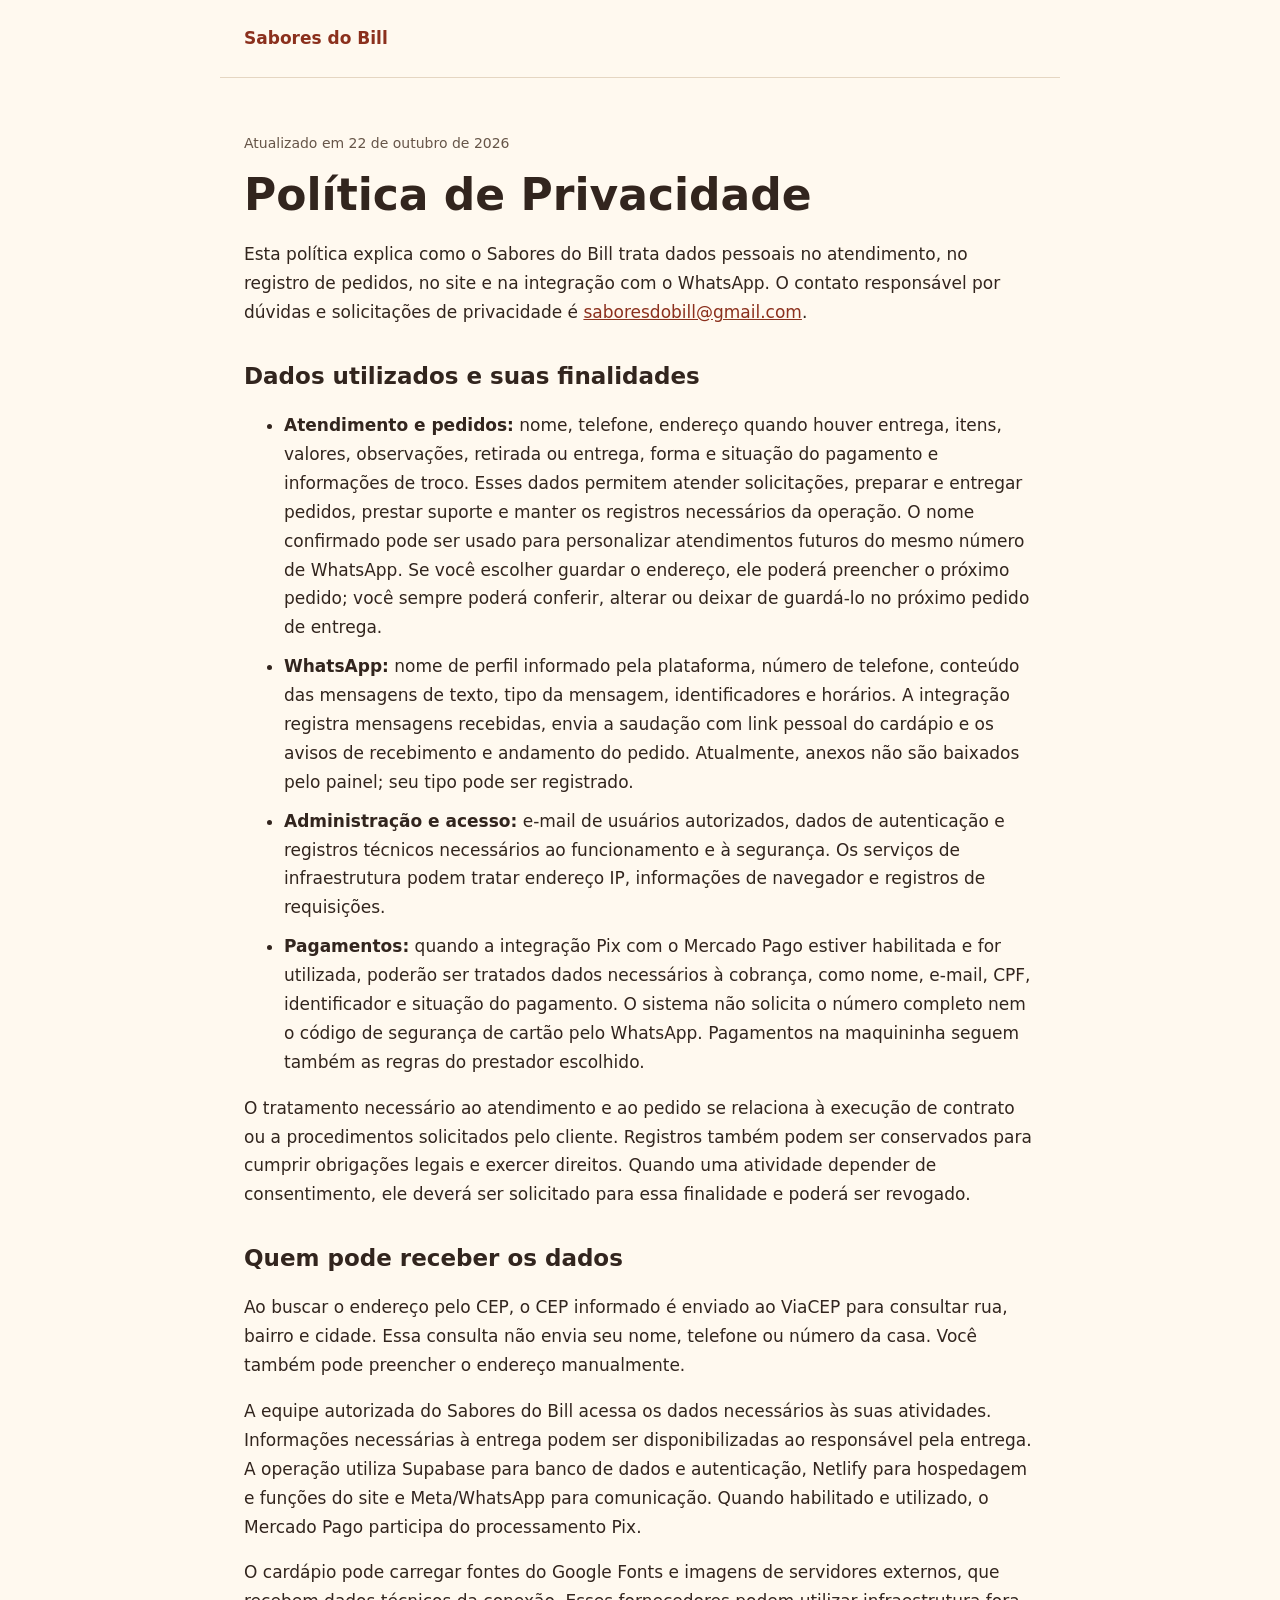
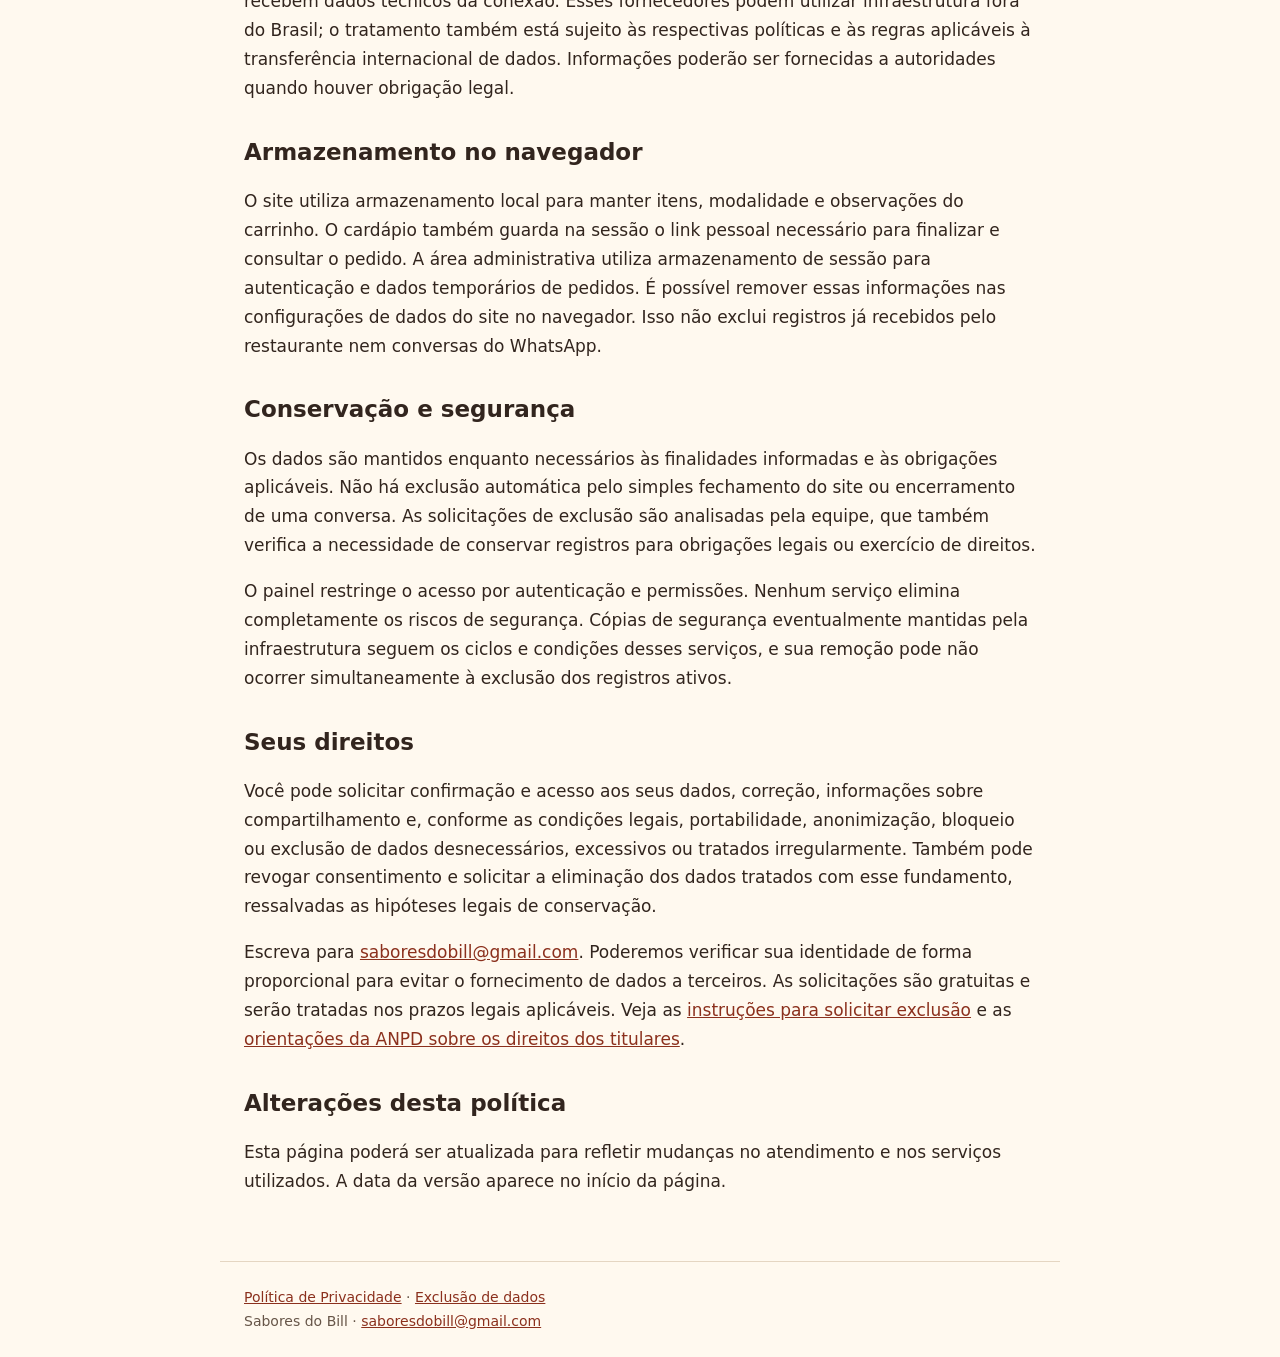
<file: public/privacidade.html>
<!doctype html><html lang="pt-BR"><head><meta charset="utf-8"><meta name="viewport" content="width=device-width,initial-scale=1"><meta name="description" content="Política de Privacidade — Sabores do Bill. Contato: saboresdobill@gmail.com."><title>Política de Privacidade | Sabores do Bill</title><style>*{box-sizing:border-box}body{margin:0;background:#fff9ef;color:#32251e;font:17px/1.7 system-ui,-apple-system,sans-serif}header,main,footer{max-width:840px;margin:auto;padding:24px}header{border-bottom:1px solid #e5d6c2}header a{font-weight:800;text-decoration:none;color:#8b301d}main{padding-top:40px;padding-bottom:48px}h1{font-size:clamp(30px,6vw,44px);line-height:1.15;margin:12px 0 20px}h2{font-size:23px;line-height:1.35;margin-top:34px}a{color:#8b301d;overflow-wrap:anywhere}a:focus-visible{outline:3px solid #b6631d;outline-offset:4px}.meta,footer{font-size:14px;color:#665548}.box{background:#fff;border:1px solid #e5d6c2;border-radius:14px;padding:22px;margin:24px 0}.button{display:inline-block;background:#8b301d;color:#fff;padding:12px 18px;border-radius:9px;text-decoration:none;font-weight:700}li{margin:10px 0}footer{border-top:1px solid #e5d6c2}</style></head><body><header><a href="/">Sabores do Bill</a></header><main><p class="meta">Atualizado em 22 de outubro de 2026</p><h1>Política de Privacidade</h1><p>Esta política explica como o Sabores do Bill trata dados pessoais no atendimento, no registro de pedidos, no site e na integração com o WhatsApp. O contato responsável por dúvidas e solicitações de privacidade é <a href="mailto:saboresdobill@gmail.com">saboresdobill@gmail.com</a>.</p>
<h2>Dados utilizados e suas finalidades</h2><ul><li><strong>Atendimento e pedidos:</strong> nome, telefone, endereço quando houver entrega, itens, valores, observações, retirada ou entrega, forma e situação do pagamento e informações de troco. Esses dados permitem atender solicitações, preparar e entregar pedidos, prestar suporte e manter os registros necessários da operação. O nome confirmado pode ser usado para personalizar atendimentos futuros do mesmo número de WhatsApp. Se você escolher guardar o endereço, ele poderá preencher o próximo pedido; você sempre poderá conferir, alterar ou deixar de guardá-lo no próximo pedido de entrega.</li><li><strong>WhatsApp:</strong> nome de perfil informado pela plataforma, número de telefone, conteúdo das mensagens de texto, tipo da mensagem, identificadores e horários. A integração registra mensagens recebidas, envia a saudação com link pessoal do cardápio e os avisos de recebimento e andamento do pedido. Atualmente, anexos não são baixados pelo painel; seu tipo pode ser registrado.</li><li><strong>Administração e acesso:</strong> e-mail de usuários autorizados, dados de autenticação e registros técnicos necessários ao funcionamento e à segurança. Os serviços de infraestrutura podem tratar endereço IP, informações de navegador e registros de requisições.</li><li><strong>Pagamentos:</strong> quando a integração Pix com o Mercado Pago estiver habilitada e for utilizada, poderão ser tratados dados necessários à cobrança, como nome, e-mail, CPF, identificador e situação do pagamento. O sistema não solicita o número completo nem o código de segurança de cartão pelo WhatsApp. Pagamentos na maquininha seguem também as regras do prestador escolhido.</li></ul>
<p>O tratamento necessário ao atendimento e ao pedido se relaciona à execução de contrato ou a procedimentos solicitados pelo cliente. Registros também podem ser conservados para cumprir obrigações legais e exercer direitos. Quando uma atividade depender de consentimento, ele deverá ser solicitado para essa finalidade e poderá ser revogado.</p>
<h2>Quem pode receber os dados</h2><p>Ao buscar o endereço pelo CEP, o CEP informado é enviado ao ViaCEP para consultar rua, bairro e cidade. Essa consulta não envia seu nome, telefone ou número da casa. Você também pode preencher o endereço manualmente.</p><p>A equipe autorizada do Sabores do Bill acessa os dados necessários às suas atividades. Informações necessárias à entrega podem ser disponibilizadas ao responsável pela entrega. A operação utiliza Supabase para banco de dados e autenticação, Netlify para hospedagem e funções do site e Meta/WhatsApp para comunicação. Quando habilitado e utilizado, o Mercado Pago participa do processamento Pix.</p><p>O cardápio pode carregar fontes do Google Fonts e imagens de servidores externos, que recebem dados técnicos da conexão. Esses fornecedores podem utilizar infraestrutura fora do Brasil; o tratamento também está sujeito às respectivas políticas e às regras aplicáveis à transferência internacional de dados. Informações poderão ser fornecidas a autoridades quando houver obrigação legal.</p>
<h2>Armazenamento no navegador</h2><p>O site utiliza armazenamento local para manter itens, modalidade e observações do carrinho. O cardápio também guarda na sessão o link pessoal necessário para finalizar e consultar o pedido. A área administrativa utiliza armazenamento de sessão para autenticação e dados temporários de pedidos. É possível remover essas informações nas configurações de dados do site no navegador. Isso não exclui registros já recebidos pelo restaurante nem conversas do WhatsApp.</p>
<h2>Conservação e segurança</h2><p>Os dados são mantidos enquanto necessários às finalidades informadas e às obrigações aplicáveis. Não há exclusão automática pelo simples fechamento do site ou encerramento de uma conversa. As solicitações de exclusão são analisadas pela equipe, que também verifica a necessidade de conservar registros para obrigações legais ou exercício de direitos.</p><p>O painel restringe o acesso por autenticação e permissões. Nenhum serviço elimina completamente os riscos de segurança. Cópias de segurança eventualmente mantidas pela infraestrutura seguem os ciclos e condições desses serviços, e sua remoção pode não ocorrer simultaneamente à exclusão dos registros ativos.</p>
<h2>Seus direitos</h2><p>Você pode solicitar confirmação e acesso aos seus dados, correção, informações sobre compartilhamento e, conforme as condições legais, portabilidade, anonimização, bloqueio ou exclusão de dados desnecessários, excessivos ou tratados irregularmente. Também pode revogar consentimento e solicitar a eliminação dos dados tratados com esse fundamento, ressalvadas as hipóteses legais de conservação.</p><p>Escreva para <a href="mailto:saboresdobill@gmail.com">saboresdobill@gmail.com</a>. Poderemos verificar sua identidade de forma proporcional para evitar o fornecimento de dados a terceiros. As solicitações são gratuitas e serão tratadas nos prazos legais aplicáveis. Veja as <a href="exclusao-dados.html">instruções para solicitar exclusão</a> e as <a href="https://www.gov.br/anpd/pt-br/assuntos/titular-de-dados/direito-dos-titulares">orientações da ANPD sobre os direitos dos titulares</a>.</p>
<h2>Alterações desta política</h2><p>Esta página poderá ser atualizada para refletir mudanças no atendimento e nos serviços utilizados. A data da versão aparece no início da página.</p></main><footer><a href="privacidade.html">Política de Privacidade</a> · <a href="exclusao-dados.html">Exclusão de dados</a><br>Sabores do Bill · <a href="mailto:saboresdobill@gmail.com">saboresdobill@gmail.com</a></footer></body></html>
</file>
<file: public/cardapio-layout.css>
/* Cardápio: apresentação compacta e controles confortáveis em cada tela. */
html{scroll-padding-top:88px}
body{font-size:15px}
header,main{max-width:1400px}
header{padding:22px 32px}
main{padding:0 32px}
.demo{font-size:12px;line-height:1.6;padding:10px 20px}
.hero{grid-template-columns:minmax(0,1.4fr) minmax(260px,.8fr);min-height:0;gap:32px;align-items:center;padding:24px 0 28px}
.hero-copy{padding:0}
.hero h1{font-size:clamp(32px,3.3vw,48px);line-height:1.12;letter-spacing:-1px;margin:12px 0}
.hero h1 br:last-of-type{display:none}
.hero-copy>p{font-size:15px;line-height:1.6;max-width:540px;margin:10px 0}
.hero-copy>.primary{margin-top:8px;min-height:48px}
.hero-foot{margin-top:16px;font-size:12px;flex-wrap:wrap;gap:12px}
.hero-copy>.business-hours{font-size:12px!important;line-height:1.6!important;margin-top:16px;max-width:600px}
.hero-art{min-height:230px;max-height:270px;height:100%;margin:0;border-radius:22px;background-image:linear-gradient(0deg,#281b1488,transparent 65%),url('images/produtos/mini-pasteis.jpeg');background-size:cover;background-position:center 65%}
.hero-art .plate,.hero-art .art-label,.hero-art .stamp{display:none}
.hero-art .art-caption{color:white;font:italic 21px Georgia;bottom:20px;left:20px;right:20px}
.offers{margin:0 0 28px;padding:18px 0;grid-template-columns:repeat(auto-fit,minmax(240px,1fr));gap:18px}
.section-head{gap:24px;align-items:center}
.section-head h2{font-size:32px;margin:8px 0 20px}
.search{flex:0 1 330px;min-width:0;border-radius:12px}
.search input{min-width:0;width:100%;min-height:48px;font-size:16px}
.category-nav{position:sticky;top:0;z-index:6;background:var(--cream);padding:12px 0;gap:8px;scrollbar-width:thin;scroll-padding-inline:8px}
.category-nav button{min-height:44px;padding:10px 20px;font-size:14px;font-weight:600;flex-shrink:0}
.menu-layout{grid-template-columns:minmax(0,1fr) 340px;gap:28px;margin-top:24px}
.menu-layout>div{min-width:0}
.products{grid-template-columns:repeat(2,minmax(0,1fr));gap:18px}
.product{padding:18px;border-radius:16px;min-height:210px;box-shadow:0 3px 12px #33261f05;min-width:0}
.product-media{width:calc(100% + 36px);height:190px;aspect-ratio:auto;margin:-18px -18px 16px;object-position:center 38%}
.product h4,.product.has-photo h4{font-size:17px;line-height:1.4;margin:0 0 8px;overflow-wrap:anywhere}
.product p{font-size:13px;line-height:1.6}
.product-bottom{gap:12px;flex-wrap:wrap;margin-top:18px}
.product-bottom strong{font-size:18px;white-space:nowrap}
.add{min-height:44px;padding:10px 14px;font-size:13px;border-radius:9px;background:#f9efeb}
.basket{top:80px;max-height:calc(100dvh - 100px);overflow:auto;padding:22px;border-radius:16px;box-shadow:0 8px 30px #33261f08;scrollbar-width:thin}
.cart-row-top{font-size:14px}.cart-row small{font-size:12px}.qty{gap:10px;font-size:14px}.qty button{width:44px;height:44px;border-radius:8px}.qty .remove{font-size:12px;padding:8px}
.total-line{font-size:14px}.fulfillment>span{font-size:13px}.fulfillment button{min-height:44px;font-size:14px}.fulfillment small,.basket-note{font-size:12px}.basket .full{min-height:48px;font-size:14px}.combo-message{font-size:12px}
.category-heading>span,.photo-note{font-size:13px;line-height:1.6}.connection-label{font-size:12px;padding-bottom:16px}
dialog{width:min(580px,calc(100% - 24px));padding:30px;max-height:90dvh;overflow:auto}dialog p,.checkout-fields label{font-size:14px}dialog input:not([type=checkbox]),dialog select,dialog textarea{font-size:16px;min-height:48px}dialog input[type=checkbox]{display:inline-block;width:20px;height:20px;min-height:0;margin:0 7px 0 0;vertical-align:middle;accent-color:var(--red)}dialog .full,dialog .secondary{min-height:48px;font-size:14px}.dialog-close{width:44px;height:44px;top:5px;right:5px;background:var(--cream);border-radius:50%}.flavor{font-size:14px}.toast{max-width:calc(100vw - 32px);white-space:normal;text-align:center}
@media(min-width:1280px){.products{grid-template-columns:repeat(3,minmax(0,1fr))}.product-media{height:170px}.product-bottom{align-items:stretch}.product-bottom .add{width:100%}}
@media(min-width:701px) and (max-width:1000px){header,main{padding-left:22px;padding-right:22px}.menu-layout{grid-template-columns:minmax(0,1fr) 280px;gap:18px}.products{grid-template-columns:1fr}.product{display:grid;grid-template-columns:120px minmax(0,1fr);column-gap:16px;min-height:160px}.product-media{grid-column:1;grid-row:1/4;width:120px;height:100%;min-height:128px;margin:0;border-radius:10px}.product-top,.product>p,.product-bottom{grid-column:2}.product:not(.has-photo){display:flex}.product-bottom{margin-top:12px}.hero{gap:20px}.hero-art{min-height:240px}}
@media(max-width:700px){
 html{scroll-padding-top:80px}header{padding:16px}.brand{font-size:20px;gap:9px}.brand small{font-size:8px;letter-spacing:1.4px}.brand-mark{width:38px;height:38px;flex-shrink:0}.cart-top{font-size:12px;padding:9px 11px;min-height:44px}.cart-top span{width:22px;height:22px}main{padding:0 16px}.demo{font-size:11px;padding:9px 16px;text-wrap:pretty}
 .hero{display:block;padding:22px 0;min-height:0}.hero h1{font-size:34px;margin:10px 0;line-height:1.12}.hero-copy{padding:0}.hero-copy>p{font-size:14px;max-width:none}.hero-copy>.primary{font-size:14px;margin-top:8px}.hero-art{display:none}.hero-foot{font-size:11px;margin-top:14px}.business-hours{border-top:1px solid var(--line);padding-top:12px}
 .offers{margin-bottom:24px;grid-template-columns:1fr}.offers>div{border-right:0;padding:0;flex-wrap:nowrap}.offers b{font-size:14px}.offers small{font-size:12px}.offers strong{font-size:16px;margin-left:auto}.offer-icon{width:42px;height:42px}
 .section-head{display:block}.section-head h2{font-size:29px;margin:6px 0 16px}.search{margin-bottom:8px}.category-nav{margin:0 -16px;padding:12px 16px;scroll-padding-inline:16px;box-shadow:0 5px 8px #33261f06}.category-nav button{font-size:13px;padding:10px 16px}.menu-layout{display:block;margin-top:22px}.products{grid-template-columns:1fr;gap:12px}
 .product{display:grid;grid-template-columns:104px minmax(0,1fr);column-gap:14px;padding:14px;min-height:154px;border-radius:14px}.product-media{grid-column:1;grid-row:1/4;width:104px;height:100%;min-height:124px;max-height:170px;margin:0;border-radius:10px;aspect-ratio:auto}.product-top,.product>p,.product-bottom{grid-column:2}.product h4,.product.has-photo h4{font-size:15px;line-height:1.35;margin-bottom:6px}.product p{font-size:12px}.product-bottom{margin-top:12px;gap:8px;align-self:end}.product-bottom strong{font-size:16px}.add{font-size:12px;padding:9px 12px;min-height:44px}.product:not(.has-photo){display:flex;min-height:145px}.product:not(.has-photo) .product-bottom{width:100%}.product .mini-icon{display:grid;width:32px;height:32px}.photo-note{font-size:11px}
 .basket{display:none;position:fixed;top:auto;bottom:0;left:0;right:0;z-index:10;max-height:88dvh;padding:20px 20px calc(20px + env(safe-area-inset-bottom));border-radius:22px 22px 0 0;overscroll-behavior:contain}.basket.open{display:block}.basket-heading{position:sticky;top:-20px;background:#fffdf9;padding:12px 0;z-index:1}.basket-heading button{display:block;width:44px;height:44px}.shade.show{z-index:9}.mobile-cart{display:flex;left:16px;right:16px;bottom:calc(12px + env(safe-area-inset-bottom));min-height:56px;border-radius:14px;padding:16px 20px;z-index:7;font-size:14px}.toast{bottom:calc(84px + env(safe-area-inset-bottom));font-size:13px;z-index:11}
 footer{padding-bottom:calc(100px + env(safe-area-inset-bottom))}dialog{padding:26px 20px;max-height:92dvh}dialog h2{font-size:27px}.kit-photos{gap:10px}.campaign-offers{grid-template-columns:1fr}.bottom-note{margin-top:24px}
}
@media(max-width:359px){.brand{font-size:17px}.brand small{font-size:7px}.brand-mark{display:none}.product{grid-template-columns:82px minmax(0,1fr);gap:10px}.product-media{width:82px}.product-bottom .add{width:100%}.hero h1{font-size:30px}}
</file>
<file: public/marca-bill.css>
/* Identidade Sabores do Bill: verde, dourado e fundo claro. */
:root{--red:#153d24;--dark:#1c3023;--muted:#657064;--cream:#faf9f3;--line:#e3e5d9;--green:#244e2d;--gold:#bf922f}
.brand-logo{width:68px;height:68px;border-radius:50%;object-fit:contain;flex-shrink:0;background:white}
.brand-mark{background:var(--red);color:#f5df9c}.primary,.add{background:var(--red);color:white;border-color:var(--red)}.primary:hover,.add:hover{background:#245b35;color:white}.demo{background:#153d24;color:#fff7de;border-bottom:3px solid var(--gold)}
button:focus-visible,a:focus-visible,input:focus-visible,textarea:focus-visible{outline-color:#b18527}
.cart-top{border-color:#b7c6b7}.category-nav button.active{background:var(--red);border-color:var(--red);color:white}.fulfillment button.selected{background:#eaf0e5;color:var(--red);border-color:#7e997b}
.status-pill{background:#eef0e5;color:var(--red)}.metric{background:#eef0e5}.success-order,.combo-message{background:#eef3e8;color:var(--green)}
footer{background:#efeee1}.offer-icon{border-color:#c9ad60;color:var(--red)}.campaign-offers article{background:#f7f3e3;border-color:#dfce95}.order-card,.basket,.product{background:#fffefb}
.menu-intro{padding:28px 0 22px;border-top:1px solid var(--line)}.menu-intro h1{font-size:clamp(32px,3.5vw,46px);line-height:1.15;letter-spacing:-1px;margin:12px 0}.menu-intro>p{color:var(--muted);font-size:15px;line-height:1.6;margin:0 0 12px}.menu-hours{font-size:13px;color:var(--muted)}.menu-hours summary{cursor:pointer;min-height:36px;align-content:center;color:var(--red)}.menu-hours .business-hours{margin:8px 0;padding:12px 16px;border-left:3px solid var(--gold);background:#f2f2e8}
.products{grid-template-columns:repeat(2,minmax(0,1fr));gap:16px}.product{display:grid;grid-template-columns:100px minmax(0,1fr);column-gap:14px;padding:14px;min-height:156px;border-radius:16px;align-content:start}.product-media{grid-column:1;grid-row:1/4;width:100px;height:128px;min-height:0;max-height:none;margin:0;border-radius:11px;aspect-ratio:auto;object-position:center 38%}.product-top,.product>p,.product-bottom{grid-column:2;min-width:0}.product h4,.product.has-photo h4{font-size:15px;line-height:1.35;margin-bottom:6px}.product p{font-size:12px;line-height:1.5}.product-bottom{margin-top:12px;align-items:center;flex-wrap:wrap;align-self:end;gap:8px}.product-bottom strong{font-size:16px}.product-bottom .add{width:auto;border-radius:24px;min-height:44px;font-size:12px;padding:10px 15px}.product:not(.has-photo){display:flex;min-height:156px}.product:not(.has-photo) .product-bottom{width:100%}.product.in-cart{border-color:#668464;box-shadow:inset 0 0 0 1px #668464}.product-quantity{display:flex;align-items:center;gap:10px;margin-left:auto;color:var(--red);font-weight:700}.product-quantity button{width:44px;height:44px;border:1px solid #dce3d6;border-radius:50%;background:white;color:var(--red);font-size:19px}.product-quantity span{min-width:18px;text-align:center}.product-quantity button:hover{background:#edf3e7}
@media(min-width:701px) and (max-width:1100px){.products{grid-template-columns:1fr}}
@media(max-width:700px){.brand-logo{width:48px;height:48px}.brand{font-size:19px}.menu-intro{padding:22px 0 16px}.menu-intro h1{font-size:32px}.menu-intro>p{font-size:14px}.menu-intro .eyebrow{font-size:9px;letter-spacing:1px}.products{grid-template-columns:1fr;gap:12px}.product{grid-template-columns:100px minmax(0,1fr);padding:13px;gap:12px;min-height:154px}.product-media{width:100px;height:128px}.product-bottom .add{width:auto}.brand-logo+.brand-mark{display:none}}
@media(max-width:359px){.brand-logo{width:40px;height:40px}.brand{font-size:16px}.product{grid-template-columns:78px minmax(0,1fr);gap:10px}.product-media{width:78px;height:120px}.product-quantity{gap:5px}.product-quantity button{width:44px;height:44px}.cart-top{font-size:11px}}
@media print{.brand-logo{width:45px;height:45px}.primary,.add{color:black;background:white}}
/* Refinamento: verde extraído do logo e hierarquia mais discreta. */
:root{--red:#123713;--green:#244c24;--dark:#243026;--gold:#d4a135;--cream:#fbfaf6}
.demo{background:var(--red);font-size:11px;padding:7px 16px;border-bottom:2px solid var(--gold)}
header{padding-top:16px;padding-bottom:16px}.brand{font-size:22px}.brand-logo{width:58px;height:58px}
.menu-intro{padding:22px 0 14px}.menu-intro .eyebrow{font-size:9px;letter-spacing:1.5px}.menu-intro h1{font-size:34px;margin:9px 0;letter-spacing:-.7px}.menu-intro>p{font-size:14px;margin-bottom:6px}.menu-hours{font-size:12px}.menu-hours summary{min-height:30px}
#cardapio>.section-head>div{display:none}#cardapio>.section-head{justify-content:flex-end;margin:0 0 4px}.connection-label{padding-bottom:8px;font-size:11px}.search{flex-basis:300px}.search input{min-height:42px;font-size:14px}.category-nav{padding-top:10px;padding-bottom:10px}.category-nav button{font-size:12px;min-height:42px;padding:9px 18px}
.menu-layout{margin-top:20px}.category-heading{margin-bottom:15px}.category-heading h3{font-size:22px}.category-heading>span{font-size:12px}.product{box-shadow:0 2px 6px #24302603;border-color:#e5e7df}.product h4,.product.has-photo h4{font-size:14px;font-weight:600}.product p{font-size:12px;color:#6a7269}.product-bottom strong{font-size:15px}.product.in-cart{border-color:#829b77;box-shadow:none}.product-bottom .add{font-size:11px}.basket-heading h3{font-size:21px}.cart-row-top{font-size:13px}.total-line.total{font-size:17px}
@media(max-width:700px){header{padding:12px 16px}.brand{font-size:18px}.brand-logo{width:44px;height:44px}.brand small{font-size:7px}.cart-top{font-size:11px;padding:8px 10px}.menu-intro{padding:16px 0 10px}.menu-intro h1{font-size:27px;margin:7px 0}.menu-intro .eyebrow{display:none}.menu-intro>p{font-size:13px;line-height:1.5}.menu-hours{font-size:11px}.menu-hours summary{min-height:30px}.connection-label{font-size:10px;padding:0 0 8px}#cardapio>.section-head{display:block;margin:0}.search{margin-bottom:4px}.search input{font-size:16px;min-height:44px}.category-nav button{font-size:12px;padding:9px 15px}.menu-layout{margin-top:18px}.category-heading h3{font-size:21px}.category-heading>span{font-size:11px}.product h4,.product.has-photo h4{font-size:14px}.product-bottom strong{font-size:15px}.mobile-cart{font-size:13px}.demo{font-size:10px;line-height:1.6}}
</file>
<file: public/design-bill.css>
/* Modelo aprovado: faixa verde com foto, detalhes dourados e cartões compactos. */
:root{--red:#123713;--green:#123713;--dark:#173a25;--cream:#faf8f0;--line:#e5dcc4;--muted:#74796f;--gold:#be963f}
body{background:radial-gradient(ellipse at top left,#fffdf6,transparent 65%),var(--cream)}
.demo{padding:5px 16px;font-size:10px;border:0;background:#092515;color:#e9eadc}
.bill-banner{position:relative;color:#fffbed;background:#0c2818;isolation:isolate;overflow:visible;border-bottom:1px solid #c3a75f}
.bill-banner:before{content:'';position:absolute;inset:0;z-index:-1;background:linear-gradient(90deg,#092616 0%,#0b2919f5 42%,#0b291970 73%,#0b291925),url('images/produtos/carne.jpeg') right 43%/46% auto no-repeat}
.bill-banner header{position:relative;max-width:1400px;padding:22px 32px 0;border:0;height:105px}
.bill-banner .brand{gap:20px}.bill-banner .brand-logo{width:88px;height:88px;border:1px solid #d5b664;box-shadow:0 0 0 4px #f5e9bb18}
.bill-banner .brand>span{font:600 10px/1.8 'DM Sans',sans-serif;letter-spacing:2px;color:#e8cb7d}.bill-banner .brand small{font:inherit;margin:0}
.bill-banner .cart-top{position:absolute;right:32px;top:120px;background:#092718e8;border:1px solid #c8a64e;color:white;padding:10px 16px;font-size:12px;min-height:44px;z-index:1}.cart-top #count{background:#d7bf7a;color:#14361e}.cart-top .bag-symbol{margin:0 6px 0 0;background:none;width:auto;height:auto;color:#e8cf8b;font-size:20px}
.bill-banner .menu-intro{max-width:1400px;margin:auto;padding:0 230px 22px 140px;border:0}.bill-banner .menu-intro .eyebrow{display:none}.bill-banner .menu-intro h1{font:600 40px/1.15 'Playfair Display',Georgia,serif;letter-spacing:-.7px;margin:0 0 9px;color:#fffbed}.bill-banner .menu-intro>p{font-size:13px;line-height:1.5;color:#f3edda;margin:0}.bill-banner .menu-hours{font-size:10px;color:#f3e6bc;margin-top:5px}.bill-banner .menu-hours summary{min-height:22px;color:#f3e6bc}.bill-banner .business-hours{background:#123521;color:white!important;border-color:#c9a456;margin-bottom:0}
main{max-width:1400px;padding:0 32px}.category-nav{border:0;padding:22px 0 18px;gap:10px;background:var(--cream)}.category-nav button{background:#faf8ef;border:1px solid #dfcfa5;min-height:44px;border-radius:28px;font-size:12px;padding:10px 22px;color:#283b2a}.category-nav button.active{background:linear-gradient(120deg,#143b24,#092817);box-shadow:inset 0 0 0 1px #ffffff0c;border-color:#b79c56;color:white}
#cardapio{position:relative}.connection-label{padding:7px 0 0;color:#748371;font-size:10px}#cardapio>.section-head{position:absolute;right:0;top:100px;width:300px;margin:0;z-index:1}.search{border-color:#dfcfa5;border-radius:12px;background:#fffdf8}.search input{font-size:12px;min-height:40px}.search span{font-size:22px}
.menu-layout{margin-top:14px;grid-template-columns:minmax(0,1fr) 310px;gap:24px}.category-heading{min-height:64px;margin-bottom:14px;padding-left:28px;position:relative}.category-heading:before{content:'';position:absolute;left:2px;top:17px;width:18px;height:2px;background:#be963f}.category-heading h3{font-size:29px;line-height:1.2;margin-bottom:5px}.category-heading>span{font-size:12px;color:#46604c}
.products{grid-template-columns:repeat(2,minmax(0,1fr));gap:12px}.product{position:relative;padding:11px;grid-template-columns:100px minmax(0,1fr);column-gap:14px;min-height:146px;background:linear-gradient(135deg,#fffefa,#f9f7ef);border:1px solid #e4dac2;border-radius:13px;box-shadow:0 4px 12px #4c432909}.product-media{width:100px;height:124px;border-radius:9px;object-position:center 35%;grid-row:1/4}.product-top{padding-right:12px}.product h4,.product.has-photo h4{font:600 17px/1.3 'Playfair Display',Georgia,serif;margin:6px 0}.product:after{content:'♧';font:17px Georgia;color:#bf9a4d;position:absolute;right:9px;top:10px;transform:rotate(-22deg);pointer-events:none}.product p{font-size:11px;line-height:1.5}.product-bottom{margin-top:9px;gap:5px;flex-wrap:wrap;align-items:center}.product-bottom strong{font:600 14px 'DM Sans',sans-serif;margin-right:auto}.product-bottom .add{display:inline-flex;align-items:center;justify-content:center;flex-shrink:0;min-width:36px;width:36px;min-height:36px;height:36px;padding:0;border-radius:50%;background:linear-gradient(135deg,#174a30,#092d1c);box-shadow:0 2px 5px #173a2520}.product-bottom .add[data-category=kit]{width:auto;padding:0 12px;border-radius:22px;font-size:11px}.product-quantity{order:0;margin-left:0;gap:5px;font:11px 'DM Sans',sans-serif}.product-quantity button{width:30px;height:30px;font-size:16px;border-color:#dfd0ac;min-width:30px}.product-quantity span{min-width:12px}.product.in-cart{border-color:#c8bb96;box-shadow:0 4px 12px #4c432909}
.basket{margin-top:78px;top:90px;background:linear-gradient(125deg,#fffdf8,#f8f6eb);border:1px solid #e2d4b2;box-shadow:0 5px 18px #51452608;padding:20px;border-radius:15px}.basket-heading{border-color:#e3d8be;padding-bottom:15px}.basket-heading h3{font-size:22px}.basket-heading h3>span{color:#af8d39;margin-right:6px;font-size:24px}.cart-row-top{font-size:12px}.cart-row small{font-size:11px}.qty{gap:8px;font-size:11px}.qty button{width:32px;height:32px;border-radius:50%;border-color:#dfd0ac}.qty .remove{font-size:10px;text-decoration:underline}.total-line{font-size:12px}.total-line.total{font:600 22px 'Playfair Display',Georgia,serif;padding:18px 0;margin:16px 0;border-bottom:1px solid var(--line)}.fulfillment{border:0;padding:0;margin-top:12px}.fulfillment>span{font-size:11px}.fulfillment button{min-height:42px;font-size:11px;border-radius:10px}.fulfillment button.selected{background:#103d27;color:white;border-color:#103d27}.fulfillment small{font-size:10px}.basket .full{font-size:12px;min-height:46px;border-radius:11px;background:linear-gradient(120deg,#14442c,#092e1c)}.basket-note{font-size:9px;line-height:1.5}
.bottom-note{border-top:1px solid #d7c591;padding:20px 0;margin-top:32px}.bottom-note h3{font-size:20px}.bottom-note p{font-size:11px}footer{background:#0b2c1b;color:#e7dfbe;border-top:2px solid #bd9c51;font-size:10px}footer strong{color:#e7d49c}
@media(min-width:701px) and (max-width:1100px){.products{grid-template-columns:1fr}.bill-banner .menu-intro{padding-left:140px}.bill-banner .menu-intro h1{font-size:34px}.menu-layout{grid-template-columns:minmax(0,1fr) 280px;gap:20px}.product{grid-template-columns:96px minmax(0,1fr)}.product-media{width:96px}.product-bottom .add{width:36px}}
@media(max-width:700px){
 .demo{font-size:9px;padding:5px 12px}.bill-banner:before{background:linear-gradient(90deg,#092616f5 0%,#092616b0 65%,#09261670),url('images/produtos/carne.jpeg') right 35%/70% auto no-repeat}.bill-banner header{height:94px;padding:17px 20px 0;align-items:flex-start}.bill-banner .brand-logo{width:68px;height:68px}.bill-banner .brand{gap:12px;align-items:center}.bill-banner .brand>span{font-size:7px;letter-spacing:1.2px}.bill-banner .cart-top{top:auto;bottom:-139px;right:16px;font-size:10px;min-height:38px;padding:7px 11px}.cart-top #count{width:19px;height:19px;font-size:10px}.cart-top .bag-symbol{font-size:17px}
 .bill-banner .menu-intro{padding:16px 20px 54px;min-height:150px}.bill-banner .menu-intro h1{font-size:27px;margin:0 0 8px}.bill-banner .menu-intro>p{font-size:11px;max-width:285px;line-height:1.55}.bill-banner .menu-hours{font-size:9px;margin-top:5px}.bill-banner .menu-hours summary{min-height:20px}.bill-banner .business-hours{font-size:11px!important}
 main{padding:0 14px}.category-nav{padding:16px 14px;margin:0 -14px;gap:8px;scrollbar-width:none}.category-nav::-webkit-scrollbar{display:none}.category-nav button{min-height:40px;padding:9px 17px;font-size:10px}#cardapio>.section-head{position:static;width:auto;margin:0 0 14px;display:block}.search{margin:0}.search input{min-height:42px;font-size:16px}.search input::placeholder{font-size:12px}.connection-label{font-size:9px;padding-top:8px}
 .menu-layout{margin-top:0;display:flex;flex-direction:column}.menu-layout>div{width:100%}.category-heading{padding-left:19px;min-height:0;margin-bottom:14px}.category-heading:before{left:0;top:13px;width:12px}.category-heading h3{font-size:24px}.category-heading>span{font-size:10px}.products{grid-template-columns:1fr;gap:9px}.product{grid-template-columns:82px minmax(0,1fr);padding:8px;column-gap:12px;min-height:115px;border-radius:12px}.product-media{width:82px;height:100px;border-radius:8px}.product h4,.product.has-photo h4{font-size:14px;margin:2px 0 5px}.product p{font-size:10px;line-height:1.4}.product-top{padding-right:12px}.product:after{font-size:14px;top:8px;right:8px}.product-bottom{margin-top:6px;gap:4px}.product-bottom strong{font-size:12px}.product-bottom .add{width:34px;min-width:34px;min-height:34px;height:34px}.product-quantity{gap:4px;font-size:10px}.product-quantity button{width:30px;height:30px;min-width:30px}.product-quantity span{min-width:12px}.product:not(.has-photo){min-height:115px}.photo-note{font-size:10px}
 .basket{margin-top:0;padding:20px;top:auto;z-index:10}.basket-heading{background:#fffdf8}.mobile-cart{background:linear-gradient(110deg,#123f29,#092b1a);font-size:12px;min-height:50px;border:1px solid #b5984f50;left:12px;right:12px;border-radius:12px;bottom:calc(10px + env(safe-area-inset-bottom))}.bottom-note{padding-top:18px}.bottom-note .brand-logo{width:40px;height:40px}.bottom-note h3{font-size:17px}.bottom-note p{font-size:10px}.toast{font-size:11px}
}
@media(max-width:359px){.product{grid-template-columns:70px minmax(0,1fr);column-gap:9px}.product-media{width:70px;height:100px}.product-bottom{gap:3px}.product-quantity button{width:28px;min-width:28px;height:30px}.product-bottom strong{font-size:11px}.bill-banner .menu-intro h1{font-size:25px}}
@media(prefers-reduced-motion:no-preference){.product{transition:border-color .15s,box-shadow .15s}.product:hover{border-color:#cbb780;box-shadow:0 5px 18px #4c432911}}
.product-bottom strong{order:0}.product-quantity{order:1}.product-bottom .add{order:2}
.category-nav button{display:inline-flex;align-items:center;gap:9px}.category-nav button svg{color:#ae8834;flex-shrink:0}.category-nav button.active svg{color:#e0c47c}.bag-symbol{display:inline-flex!important;vertical-align:middle}.basket-heading h3>span{display:inline-flex;vertical-align:middle}
.product:after{content:'';width:13px;height:20px;background:center/contain no-repeat url("data:image/svg+xml,%3Csvg xmlns='http://www.w3.org/2000/svg' viewBox='0 0 20 30' fill='none' stroke='%23b89343' stroke-width='1.2'%3E%3Cpath d='M16 27Q0 18 5 3Q18 10 16 27ZM7 8l9 19'/%3E%3C/svg%3E");transform:rotate(-20deg)}
@media(max-width:700px){.bill-banner:before{background:linear-gradient(90deg,#092616fa 0%,#092616d9 40%,#09261660 100%),url('images/produtos/carne.jpeg') center 42%/cover no-repeat}.category-nav button{gap:7px}.category-nav button svg{width:16px;height:16px}}
.product-bottom .add[data-category=kids],.product-bottom .add[data-category=tradicional]{width:auto;min-width:70px;padding:0 11px;border-radius:22px;font-size:10px}
.border-options{padding:0;border:0;margin:20px 0}.border-options legend{font-size:14px;font-weight:600;margin-bottom:12px}.border-options label{display:flex;gap:10px;align-items:center;min-height:48px;padding:9px 12px;border:1px solid var(--line);border-radius:9px;margin-bottom:8px;font-size:13px;background:#fffdf7}.border-options label:has(input:checked){border-color:#748b64;background:#eef1e7}.border-options input[type=radio]{width:18px;height:18px;min-height:0;margin:0;accent-color:var(--red)}.border-options label>span{margin-left:auto;white-space:nowrap;font-size:11px;color:var(--muted)}.border-count{display:flex;align-items:center;justify-content:space-between;font-size:13px;margin:18px 0}.border-count input{width:80px;border:1px solid var(--line);border-radius:8px;padding:10px;background:white}

/* Foto do cabeçalho com menos aproximação: pastel completo e fundo suave. */
.bill-banner:before{background:linear-gradient(90deg,#092616 0%,#092616 62%,#092616a0 78%,#09261615 100%),url('images/produtos/carne-com-queijo.png') right 36px center / auto 135% no-repeat}
@media(max-width:700px){.bill-banner:before{background:linear-gradient(90deg,#092616fa 0%,#092616e8 45%,#09261680 75%,#09261650 100%),url('images/produtos/carne-com-queijo.png') right center / auto 120% no-repeat}}
.bill-banner:before{left:auto;right:0;width:340px;background:url('images/produtos/carne-com-queijo.png') center 42%/cover no-repeat;mask-image:linear-gradient(90deg,transparent,black 55%);opacity:.85}
@media(max-width:700px){.bill-banner:before{width:190px;background-position:center 40%;mask-image:linear-gradient(90deg,transparent,black 85%);opacity:.65}}
/* Composição do cabeçalho: pastel mais próximo do centro e integrado ao verde. */
.bill-banner:before{right:3%;width:44%;background-position:center 42%;background-size:cover;mask-image:linear-gradient(90deg,transparent 0%,#000 30%,#000 92%,transparent 100%);opacity:.9}
@media(max-width:700px){.bill-banner:before{right:0;width:64%;background-position:center 38%;mask-image:linear-gradient(90deg,transparent 0%,#000 55%,#000 100%);opacity:.72}}

/* Bebidas: imagem inteira, discreta, no mesmo espaço das fotos de produtos. */
.beverage-product .product-media{object-fit:contain;object-position:center;padding:9px;background:#fff}
@media(max-width:700px){.beverage-product .product-media{padding:7px}}
/* Arte exclusiva do cabeçalho: pastel sem prato integrado ao fundo verde. */
.bill-banner{background:#092616}
.bill-banner:before{inset:0;width:auto;right:0;background:url('images/cabecalho-pastel.png') center center/cover no-repeat;mask-image:none;opacity:1}
@media(max-width:700px){.bill-banner:before{inset:0;width:auto;background-position:63% center;background-size:auto 100%;mask-image:none;opacity:1}.bill-banner .menu-intro{background:linear-gradient(90deg,#092616a0,transparent)}.bill-banner .menu-intro h1{text-shadow:0 2px 10px #092616}.bill-banner .menu-intro>p{text-shadow:0 1px 5px #092616}}
@media(min-width:701px){.bill-banner:before{background:linear-gradient(90deg,#092616 0%,#09261600 70%),url('images/cabecalho-pastel.png') right center/auto 100% no-repeat}}
@media(min-width:701px){.bill-banner:before{background-position:center,right 7vw center}}
@media(max-width:700px){.bill-banner:before{background:linear-gradient(90deg,#092616 0%,#092616c0 45%,#09261600 90%),url('images/cabecalho-pastel.png') 40% bottom/auto 85% no-repeat}.bill-banner .menu-intro{background:none}}
/* Imagem do fundo baseada na referência; textos atuais preservados. */
.bill-banner:before{inset:0;width:auto;background:url('images/cabecalho-pastel.png') right center/cover no-repeat;opacity:1;mask-image:none}
@media(max-width:700px){.bill-banner:before{background:linear-gradient(90deg,#092616b0,transparent 85%),url('images/cabecalho-pastel.png') 65% center/auto 100% no-repeat}}
/* Pastel proporcional e sem ampliação para preencher a faixa. */
@media(min-width:701px){.bill-banner:before{background:linear-gradient(90deg,#092616 0%,transparent 75%),url('images/cabecalho-pastel.png') right 5vw center/auto 94% no-repeat}}
@media(max-width:700px){.bill-banner:before{background:linear-gradient(90deg,#092616 0%,#092616b0 35%,transparent 85%),url('images/cabecalho-pastel.png') right bottom/auto 72% no-repeat}.bill-banner .menu-intro{background:none}}
/* Cabeçalho compacto: reduzir a faixa toda, não apenas a foto. */
@media(min-width:701px){.bill-banner header{height:76px;padding-top:14px}.bill-banner .brand-logo{width:60px;height:60px}.bill-banner .brand>span{font-size:9px}.bill-banner .menu-intro{padding-top:0;padding-bottom:14px;padding-left:140px}.bill-banner .menu-intro h1{font-size:32px;margin-bottom:7px}.bill-banner .menu-intro>p{font-size:12px}.bill-banner .menu-hours{font-size:9px;margin-top:3px}.bill-banner .cart-top{top:100px;min-height:40px;padding:8px 14px;font-size:11px}.bill-banner:before{background-size:auto,auto 94%}}
@media(max-width:700px){.bill-banner header{height:72px;padding:12px 18px 0}.bill-banner .brand-logo{width:54px;height:54px}.bill-banner .brand>span{font-size:6px}.bill-banner .menu-intro{min-height:0;padding:10px 18px 44px}.bill-banner .menu-intro h1{font-size:25px;margin-bottom:6px}.bill-banner .menu-intro>p{font-size:10px;max-width:245px;line-height:1.45}.bill-banner .menu-hours{font-size:8px}.bill-banner .cart-top{bottom:-127px;min-height:33px;padding:5px 10px;font-size:9px}.bill-banner:before{background-size:auto,auto 76%}}
/* Fundo único em toda a faixa: sem bloco, margens ou recorte lateral. */
.bill-banner{background:#092616 url('images/cabecalho-pastel.png') center center/100% 100% no-repeat}
.bill-banner:before{display:none}
@media(max-width:700px){.bill-banner{background:#092616 url('images/cabecalho-pastel.png') center center/100% 100% no-repeat}.bill-banner .menu-intro{background:none}}
/* Fundo texturizado em toda a faixa e pastel proporcional, sem esticar. */
.bill-banner{background:#092616 url('images/cabecalho-pastel.png') left center/300% 100% no-repeat}
.bill-banner:before{display:block;inset:0;width:auto;background:url('images/cabecalho-pastel.png') right center/auto 100% no-repeat;opacity:1;mask-image:linear-gradient(90deg,transparent 45%,#000 75%)}
@media(max-width:700px){.bill-banner{background:#092616 url('images/cabecalho-pastel.png') left center/300% 100% no-repeat}.bill-banner:before{background-position:right bottom;background-size:auto 78%;mask-image:linear-gradient(90deg,transparent 20%,#000 70%)}}
/* Cabeçalho como a referência: arte contínua de ponta a ponta. */
.bill-banner{background:#092616 url('images/cabecalho-pastel.png') center 47%/cover no-repeat}
.bill-banner:before{display:none!important}
@media(min-width:701px){
 .bill-banner{height:216px;min-height:216px;max-height:none}
 .bill-banner header{height:0;max-width:1280px;padding:0}
 .bill-banner .brand{position:absolute;left:32px;top:25px;gap:28px;align-items:flex-start}
 .bill-banner .brand-logo{width:116px;height:116px}
 .bill-banner .brand>span{font-size:10px;letter-spacing:2px;line-height:1.7;padding-top:12px}
 .bill-banner .menu-intro{max-width:1280px;padding:86px 240px 15px 176px;min-height:0}
 .bill-banner .menu-intro h1{font-size:40px;line-height:1.1;margin:0 0 10px;letter-spacing:-.6px}
 .bill-banner .menu-intro>p{font-size:12px;line-height:1.5;max-width:530px}
 .bill-banner .menu-hours{font-size:9px;margin-top:4px}
 .bill-banner .cart-top{top:124px;right:32px;min-height:42px;font-size:11px;padding:8px 14px}
}
@media(min-width:701px) and (max-width:1000px){.bill-banner .brand-logo{width:96px;height:96px}.bill-banner .brand{left:22px;gap:18px}.bill-banner .menu-intro{padding-left:136px;padding-right:130px}.bill-banner .menu-intro h1{font-size:33px}.bill-banner .cart-top{right:20px;top:163px}}
@media(max-width:700px){
 .bill-banner{height:220px;min-height:220px;background:#092616 url('images/cabecalho-pastel.png') 62% center/auto 100% no-repeat}
 .bill-banner header{height:72px;padding:12px 18px 0}
 .bill-banner .brand{position:static;gap:12px;align-items:center}
 .bill-banner .brand-logo{width:54px;height:54px}
 .bill-banner .brand>span{font-size:6px;padding-top:0}
 .bill-banner .menu-intro{padding:12px 18px 40px;min-height:0;background:linear-gradient(90deg,#09261680,transparent)}
 .bill-banner .menu-intro h1{font-size:25px;margin-bottom:6px}
 .bill-banner .menu-intro>p{font-size:10px;line-height:1.45;max-width:245px}
 .bill-banner .cart-top{top:170px;bottom:auto;right:16px;min-height:33px;font-size:9px}
}
</file>
<file: public/gestao.css>
.pdv-main{max-width:1600px}.management-tabs{display:flex;gap:8px;margin:24px 0;flex-wrap:wrap}.management-tabs button{border:1px solid var(--line);border-radius:8px;background:white;padding:13px 24px;color:var(--dark);font-weight:700}.management-tabs .selected{background:var(--red);color:white;border-color:var(--red)}.orders-grid{display:grid;grid-template-columns:repeat(4,minmax(250px,1fr));gap:15px;align-items:start;overflow-x:auto;padding:0 0 18px}.board-lane{background:#eee8de;border:1px solid var(--line);border-radius:12px;padding:12px;min-height:240px}.board-lane>h3{font:700 13px 'DM Sans',sans-serif;display:flex;justify-content:space-between;gap:10px;margin:5px 0 18px}.board-lane>h3 span{border-radius:20px;background:white;padding:2px 8px}.board-lane .order-card{margin-bottom:12px;padding:15px}.lane-0{border-top:4px solid #bb8843}.lane-1{border-top:4px solid var(--red)}.lane-2{border-top:4px solid #6a8053}.lane-3{border-top:4px solid #807369}.lane-empty{font-size:12px;color:var(--muted);text-align:center;margin-top:35px}.kitchen-items{list-style:none;padding:0;font-size:12px;line-height:1.6}.kitchen-items li{padding:7px 0;border-bottom:1px solid var(--line)}.kitchen-items small{display:block;color:var(--muted)}.kitchen-note{background:#f8edd5;padding:9px;border-radius:5px}.pdv-filters{flex-wrap:wrap}.pdv-filters label{flex:1;min-width:145px}.catalog-tools{display:flex;gap:15px;align-items:center;justify-content:space-between;flex-wrap:wrap;margin:20px 0}.catalog-tools h2{margin:0}.catalog-grid{display:grid;grid-template-columns:repeat(3,minmax(0,1fr));gap:15px}.catalog-card{background:#fffdf9;border:1px solid var(--line);border-radius:10px;padding:20px;display:flex;align-items:flex-start;justify-content:space-between;gap:10px}.catalog-card small{color:var(--muted);font-size:11px}.catalog-card h3{font:600 17px 'DM Sans',sans-serif}.catalog-card p{font-size:12px;line-height:1.7;overflow-wrap:anywhere}.catalog-card s{color:var(--muted)}.catalog-card .secondary{padding:9px;margin-top:0}.product-fields label,.combo-fields label{display:block;font-size:12px;margin:16px 0}.product-fields input:not([type=checkbox]),.product-fields select,.product-fields textarea,.combo-fields input[type=number]{display:block;width:100%;border:1px solid var(--line);border-radius:6px;padding:12px;margin-top:6px;background:white;color:var(--dark);font:inherit}.product-fields label.check{display:flex;align-items:center;gap:10px}.product-fields input[type=checkbox]{width:18px;height:18px;accent-color:var(--red)}.field-row{display:grid;grid-template-columns:1fr 1fr;gap:18px}.management-note{font-size:12px;line-height:1.8;color:var(--muted)}.combo-fields{max-width:700px;display:grid;grid-template-columns:1fr 1fr;gap:20px}.combo-fields article{background:#eee6d8;border-radius:8px;padding:20px}.combo-fields h4{margin:0 0 6px;font-size:18px}#gestao-warning{padding:16px;background:#fff0cb;border-radius:8px;margin:20px 0}#catalog-status,#product-save-status{font-size:12px;line-height:1.7;color:var(--red)}dialog{max-height:90vh;overflow-y:auto}#product-dialog{width:min(620px,95vw)}@media(max-width:900px){.catalog-grid{grid-template-columns:repeat(2,minmax(0,1fr))}}@media(max-width:600px){.catalog-grid,.combo-fields,.field-row{grid-template-columns:1fr}.orders-grid{grid-template-columns:repeat(4,85vw)}.management-tabs{position:sticky;top:0;background:var(--cream);padding:10px 0;z-index:2}.management-tabs button{flex:1;padding:12px 8px}.pdv-main{padding:0 18px}.catalog-tools .primary{font-size:12px}}
@media print{#product-dialog{display:none!important}}

.dashboard-row{display:flex;align-items:center;gap:20px;background:#fffdf9;padding:18px;border-bottom:1px solid var(--line)}.dashboard-row>span{width:210px;font-size:13px}.dashboard-track{flex:1;height:12px;background:#eee6d8;border-radius:20px;overflow:hidden}.dashboard-track>div{height:100%;background:var(--red);border-radius:20px}.dashboard-row>b{min-width:30px;text-align:right}@media(max-width:600px){.dashboard-row{gap:10px}.dashboard-row>span{width:135px;font-size:11px}.management-tabs button{flex-basis:40%}.metric strong{font-size:25px}}

.fulfillment{display:inline-block;padding:6px 10px;border-radius:6px;letter-spacing:.5px;font-size:11px}.fulfillment.delivery{background:#f5e1ce;color:#855320}.fulfillment.pickup{background:#e2eadc;color:#3c5936}

.whatsapp-message{border:1px solid #e5e7eb;border-radius:14px;padding:18px;margin:12px 0;background:#fff;overflow-wrap:anywhere}.whatsapp-message p{white-space:pre-wrap;margin-bottom:0}.whatsapp-message small{color:#64748b}.whatsapp-message time{font-size:12px}.management-tabs{flex-wrap:wrap}

.store-control{border:1px solid var(--line);padding:20px;border-radius:12px;background:#fffdf9;margin-bottom:24px;display:flex;flex-wrap:wrap;align-items:center;gap:16px}.store-control p{font-size:12px;color:var(--muted)}.advance-label{padding:10px;background:#fff0c9;color:#654613!important;border-radius:6px;font-weight:bold}#online-fees{display:grid;grid-template-columns:repeat(auto-fit,minmax(240px,1fr));gap:16px}#online-fees input{width:100%;padding:12px;margin-top:8px;border:1px solid var(--line);border-radius:6px}#online-outbox p{font-size:12px}

.hours-row{display:grid;grid-template-columns:100px 90px 1fr 1fr 170px;align-items:center;gap:16px;padding:16px 0;border-bottom:1px solid var(--line)}.hours-row label{font-size:12px}.hours-row input[type=time]{display:block;width:100%;padding:10px;margin-top:6px;border:1px solid var(--line);border-radius:6px}.campaign-products{max-height:260px;overflow:auto;border:1px solid var(--line);padding:12px;border-radius:6px}.campaign-products label{margin:10px 0;display:flex;align-items:center;gap:10px}.campaign-products input{width:auto;margin:0}.campaign-offers{display:grid;grid-template-columns:repeat(auto-fit,minmax(230px,1fr));gap:16px;margin-bottom:24px}.campaign-offers article{border:1px solid #d5dbc9;background:#eef1e8;padding:18px;border-radius:10px}.campaign-offers p,.campaign-offers small{font-size:12px;line-height:1.7}#campaign-dialog{width:min(650px,calc(100% - 26px))}@media(max-width:650px){.hours-row{grid-template-columns:1fr 1fr;gap:12px}.hours-row>b{grid-column:1/-1}.hours-row>label:last-child{grid-column:1/-1}}
</file>
<file: public/pdv-estilo.css>
/* Identidade visual do PDV — mantém os controles e o fluxo operacional. */
:root{--red:#123713;--dark:#203a29;--muted:#72796b;--cream:#faf8f0;--line:#e5dcc4;--green:#214d32;--gold:#bd9748}
body{background:radial-gradient(ellipse at top left,#fffdf7,transparent 65%),var(--cream);font-size:13px}
body>header{max-width:none;margin:0;padding:18px max(28px,calc((100vw - 1480px)/2));min-height:112px;background:linear-gradient(90deg,#092616f2 0%,#092616d9 55%,#092616e8),url('images/cabecalho-pastel.png') center 45%/cover;border-bottom:2px solid var(--gold);color:#fffbed}
header .brand{font-size:24px;gap:16px}header .brand-logo{width:72px;height:72px;box-shadow:0 0 0 3px #d3b46433;border:1px solid #d3b464}header .brand small{font-size:9px;letter-spacing:1.8px;color:#e0c47d;margin-top:7px}header .back-link{border:1px solid #b6974c;border-radius:24px;padding:12px 18px;font-size:11px;color:#f7eccd;background:#09261690}
.pdv-main{max-width:1536px;padding:28px 28px 50px}.pdv-heading{border:0;padding-top:3px;margin:22px 0 0;align-items:center}.eyebrow{font-size:9px;letter-spacing:1.8px;color:#907434}.pdv-heading h2{font-size:30px;margin:8px 0;letter-spacing:-.5px}.pdv-heading p{font-size:11px;margin:7px 0;color:var(--muted)}h2{font-size:29px}h3{color:var(--dark)}
.primary{background:linear-gradient(120deg,#17462c,#092d1b);border:1px solid #153e24;border-radius:10px;font-size:12px;min-height:42px;padding:11px 17px}.primary:hover{background:#225b37}.primary:disabled{opacity:.5}.secondary{border:1px solid #ded2b4;background:#fffdf7;border-radius:9px;padding:11px 14px;min-height:40px;font-size:11px;color:#244b30}.secondary:hover{background:#f3f1e5}.pdv-actions{gap:8px}.pdv-actions .primary{font-size:12px}.pdv-actions .secondary{font-size:11px}
.store-control{background:linear-gradient(120deg,#fffefa,#f3f2e6);border:1px solid #ded1af;border-left:4px solid var(--gold);border-radius:13px;padding:16px 20px;margin:0 0 24px;gap:18px;box-shadow:0 3px 14px #50401d05}.store-control>div{flex:1;min-width:200px}.store-control strong{font-size:12px;letter-spacing:.4px;color:#254c2f}.store-control p{font-size:11px;line-height:1.6;margin:6px 0 0;max-width:850px}.store-control .primary{min-width:120px}
.metrics{gap:14px;margin:22px 0}.metric{position:relative;background:linear-gradient(130deg,#fffefa,#f8f5e9);border:1px solid #e6dcc2;border-radius:13px;padding:18px 20px;box-shadow:0 3px 12px #4c432905}.metric:before{content:'';position:absolute;left:20px;top:0;width:28px;height:2px;background:var(--gold)}.metric span{font-size:11px;color:var(--muted);margin-bottom:10px}.metric strong{font:600 29px 'Playfair Display',Georgia,serif;color:#17432b}
.management-tabs{position:sticky;top:0;z-index:3;padding:12px 0;margin:12px 0 22px;background:var(--cream);border-bottom:1px solid var(--line);gap:9px}.management-tabs button{min-height:42px;border-radius:25px;padding:10px 22px;background:#fffdf7;border:1px solid #decea7;color:#42513d;font-size:12px;font-weight:500}.management-tabs button.selected{background:linear-gradient(120deg,#17462c,#092d1b);border-color:#9e8b4c;color:#fffbed;box-shadow:0 2px 8px #163d2110}
.pdv-filters{gap:12px;margin:20px 0}.pdv-filters label{font-size:11px;min-width:140px;color:#5c6959}.pdv-filters input,.pdv-filters select{min-height:42px;background:#fffefb;border-color:#e1d7bd;border-radius:9px;font-size:12px;margin-top:7px;padding:10px 12px}.pdv-filters label:has(#order-search){flex:1.5}
.orders-grid{grid-template-columns:repeat(4,minmax(245px,1fr));gap:14px;padding-bottom:18px}.board-lane{background:#f0eee3;border:1px solid #e2dac5;border-top-width:3px;border-radius:13px;padding:12px;min-height:260px}.lane-0{border-top-color:#be9746}.lane-1{border-top-color:#214f35}.lane-2{border-top-color:#8b9c68}.lane-3{border-top-color:#b3b19f}.board-lane>h3{font-size:11px;font-weight:600;margin:5px 0 16px;line-height:1.5;letter-spacing:.2px;align-items:center}.board-lane>h3 span{font:500 10px 'DM Sans',sans-serif;background:#fffdf7;color:#6c765e;min-width:24px;text-align:center;padding:3px 7px;border:1px solid #e7dfca}.board-lane .order-card{padding:15px;border:1px solid #e2d6b9;border-radius:11px;background:linear-gradient(135deg,#fffefa,#fbf8f0);box-shadow:0 4px 10px #3f392009;margin-bottom:12px}.order-top{align-items:center;font-size:10px;color:#8b8e7c}.order-top b{font:600 23px 'Playfair Display',Georgia,serif;color:#1c462e}.order-card h3{font:600 16px 'Playfair Display',Georgia,serif;margin:12px 0 9px}.order-card p{font-size:11px}.status-pill{font-size:9px;padding:6px 10px;background:#f5edd4;color:#796022;border:1px solid #e6d5a5}.status-pill.confirmado{background:#e7eee5;color:#2e5637;border-color:#cbd8c4}.status-pill.pronto,.status-pill.disponivel_retirada,.status-pill.saiu_para_entrega{background:#eaf0e1;border-color:#c7d2b2;color:#456033}.status-pill.entregue{background:#eeeee7;color:#6f7468;border-color:#d9dccf}.fulfillment{font-size:9px!important;padding:5px 8px;letter-spacing:.6px}.fulfillment.delivery{color:#846126;background:#f5edd9}.fulfillment.pickup{color:#356042;background:#e9eee2}.kitchen-items{font-size:11px;margin:8px 0 14px;line-height:1.55}.kitchen-items li{padding:8px 0;border-color:#ece4d3}.kitchen-items b{font-weight:500}.kitchen-items small{font-size:10px}.kitchen-note{font-size:10px!important;background:#f7f0db;border-left:2px solid #d5b76b;border-radius:5px;padding:9px}.order-card .primary{font-size:10px;padding:10px 12px;min-height:40px}.order-card .secondary{font-size:10px;min-height:36px;padding:8px 10px}.lane-empty{font-size:11px;color:#909581}
.catalog-grid{gap:14px}.catalog-card{border-color:#e2d6ba;border-radius:13px;background:linear-gradient(135deg,#fffefa,#faf7ed);padding:18px}.catalog-card h3{font:600 18px 'Playfair Display',Georgia,serif}.catalog-card p{font-size:12px}.catalog-tools h2{font-size:28px}.combo-fields article,.promotions-panel{background:#fffdf7;border:1px solid #e2d5b4;border-radius:12px}.combo-fields h4{font:600 21px 'Playfair Display',Georgia,serif}.management-note{font-size:11px;line-height:1.8;color:#7a8070}.dashboard-row{border-color:#e9e0ca;background:#fffdf7;padding:16px}.dashboard-row:first-child{border-radius:12px 12px 0 0}.dashboard-row:last-child{border-radius:0 0 12px 12px}.dashboard-row>span{font-size:12px}.dashboard-track{height:9px;background:#efeadb}.dashboard-track>div{background:linear-gradient(90deg,#315f3e,#c4ab62)}
.whatsapp-message{background:#fffdf9;border-color:#e3d9c0;border-radius:12px;padding:18px}.whatsapp-message .order-top b{font-size:18px}.whatsapp-message p{font-size:12px;line-height:1.7}.whatsapp-message small,.whatsapp-message time{font-size:10px;color:#8a8f7c}#online-outbox{background:#fffdf8;border:1px solid var(--line);border-radius:12px;padding:6px 16px;margin-top:12px}#online-outbox p{font-size:11px;padding:8px 0;border-bottom:1px solid #eee6d4}#online-outbox p:last-child{border:0}.hours-row{border-color:#e6dec9}.hours-row input[type=time]{background:#fffdf8;border-color:#dfd5bb;border-radius:8px}.advance-label{background:#f8efd4;color:#7b622c!important;border:1px solid #e7d4a0;font-size:10px!important}
.login-card{margin:36px auto 50px;max-width:440px;background:linear-gradient(135deg,#fffefa,#f8f5e9);border:1px solid #dfcfaa;border-radius:17px;box-shadow:0 10px 40px #3541250a;padding:32px}.login-card h1{font-size:32px;letter-spacing:-.5px}.login-card p{font-size:12px}.login-card input{font-size:14px;min-height:44px;border-radius:9px;border-color:#dfd5bb}.login-card .primary{font-size:13px}.login-card details{border-top:1px solid var(--line);padding-top:16px;font-size:10px}
dialog{background:#faf8f0;border:1px solid #d7c594;border-radius:16px;box-shadow:0 20px 80px #17351e25}dialog h2{font-size:27px}dialog p{font-size:12px;line-height:1.7}dialog .dialog-close{width:40px;height:40px;top:7px;right:7px}.product-fields input:not([type=checkbox]),.product-fields select,.product-fields textarea{border-radius:8px;border-color:#ded3b7;background:#fffefa}.product-photo{border:1px solid #e5dcc3}.hours-row input,.product-fields input{accent-color:#17442a}button:focus-visible,a:focus-visible,input:focus-visible,select:focus-visible,textarea:focus-visible{outline:3px solid #ba9342;outline-offset:3px}
@media(max-width:900px){.pdv-main{padding:22px 20px}.pdv-heading{align-items:flex-start}.pdv-heading h2{font-size:27px}.pdv-actions{flex-wrap:wrap}.catalog-grid{grid-template-columns:repeat(2,minmax(0,1fr))}.management-tabs button{padding:10px 17px}.store-control{padding:16px}.store-control p{max-width:620px}}
@media(max-width:600px){body>header{padding:15px 18px;min-height:92px}header .brand{font-size:20px;gap:11px}header .brand-logo{width:54px;height:54px}header .brand small{font-size:7px;letter-spacing:1px}header .back-link{font-size:9px;padding:9px 10px}.pdv-main{padding:18px 14px 32px}.store-control{padding:14px;gap:10px;margin-bottom:18px}.store-control>div{min-width:100%;flex-basis:100%}.store-control strong{font-size:11px}.store-control p{font-size:10px}.store-control .primary{width:100%;font-size:11px}.pdv-heading{margin-top:14px;gap:10px}.pdv-heading h2{font-size:25px}.pdv-actions{width:100%;gap:7px}.pdv-actions .primary{flex:1}.pdv-actions .secondary{font-size:10px}.metrics{gap:10px;margin:18px 0}.metric{padding:15px}.metric span{font-size:10px}.metric strong{font-size:25px}.management-tabs{flex-wrap:nowrap;overflow-x:auto;scrollbar-width:none;padding:10px 0;gap:7px;margin-bottom:16px}.management-tabs::-webkit-scrollbar{display:none}.management-tabs button{flex:none;flex-basis:auto;padding:10px 16px;white-space:nowrap;font-size:11px;min-height:40px}.pdv-filters{gap:10px}.pdv-filters label{min-width:130px;font-size:10px}.pdv-filters input,.pdv-filters select{font-size:16px;min-height:44px}.orders-grid{grid-template-columns:repeat(4,minmax(265px,82vw));gap:12px;scroll-snap-type:x proximity}.board-lane{scroll-snap-align:start}.catalog-grid{grid-template-columns:1fr}.login-card{padding:25px 22px;margin-top:22px}.login-card h1{font-size:29px}.login-card input,dialog input:not([type=checkbox]),dialog select,dialog textarea{font-size:16px}.catalog-tools h2{font-size:25px}.catalog-card h3{font-size:18px}.dashboard-row>span{font-size:10px;width:130px}dialog{padding:25px 20px}dialog h2{font-size:25px}.combo-fields article{padding:17px}}
@media print{body{background:white;color:black}body>header{display:none!important}.order-card{box-shadow:none;background:white}dialog{box-shadow:none;border:0;background:white}#detail-dialog{color:black;background:white}#detail-body *{color:black!important}.receipt-method{background:none}}

/* Mesmo fundo e enquadramento do cabeçalho aprovado no cardápio. */
@media screen{body>header{position:relative;height:216px;min-height:216px;padding:25px max(32px,calc((100vw - 1216px)/2));align-items:flex-start;background:#092616 url('images/cabecalho-pastel.png') center 47%/cover no-repeat}header .brand{gap:28px;align-items:flex-start;font-size:28px}header .brand-logo{width:116px;height:116px}header .brand>span{padding-top:14px}header .brand small{font-size:9px;letter-spacing:1.8px}header .back-link{position:absolute;right:32px;top:124px}}
@media screen and (max-width:700px){body>header{height:220px;min-height:220px;padding:12px 18px;background:#092616 url('images/cabecalho-pastel.png') 62% center/auto 100% no-repeat}header .brand{gap:12px;font-size:21px}header .brand-logo{width:54px;height:54px}header .brand>span{padding-top:2px}header .brand small{font-size:7px;letter-spacing:1px}header .back-link{top:170px;right:18px}}
/* Bobina 58 mm: configurar também 58 mm no driver do Windows. */
@media print{
 @page{size:auto;margin:2mm}
 html,body{width:54mm!important;min-width:0!important;margin:0!important;padding:0!important;background:#fff!important}
 #detail-dialog{position:static!important;width:54mm!important;max-width:54mm!important;min-width:0!important;padding:0!important;margin:0!important;border:0!important;overflow:visible!important;box-shadow:none!important}
 #detail-body{font-family:'Courier New',monospace!important;font-size:11px!important;line-height:1.35!important;overflow-wrap:anywhere}
 #detail-body .eyebrow{font-size:17px!important;letter-spacing:0!important;font-weight:700!important;color:#000!important}
 #detail-body h2{font-family:inherit!important;font-size:14px!important;line-height:1.25!important;margin:8px 0!important}
 #detail-body p,#detail-body li{font-size:11px!important;line-height:1.4!important;color:#000!important}
 #detail-body .receipt-method{padding:7px!important;border:1px solid #000!important;background:transparent!important;border-radius:0!important}
 #detail-body .detail-items{padding-left:13px!important;margin:8px 0!important}
 #detail-body .detail-items li{padding:6px 0!important;break-inside:avoid}
 #detail-body .total-line{font-size:13px!important;border-top:1px dashed #000!important;margin-top:7px!important;padding-top:7px!important;gap:6px!important;display:flex!important;justify-content:space-between!important}
 #detail-body .no-print,#detail-close{display:none!important}
}
</file>
<file: public/comanda-bill.css>
/* Mesma margem para data, cliente, itens e totais. */
.bill-receipt{box-sizing:border-box;width:54mm;max-width:54mm;margin:0;padding:0;color:#000;background:#fff;font:9px/1.14 'Courier New',monospace;letter-spacing:0;text-align:left;overflow-wrap:anywhere}
.bill-receipt *{box-sizing:border-box;font-family:inherit;color:#000;letter-spacing:0}
.bill-receipt .receipt-date{margin:0 0 1mm;font-size:9px}
.bill-receipt .eyebrow{font-size:9px;font-weight:bold;letter-spacing:0;margin:0 0 .6mm}
.bill-receipt .receipt-client,.bill-receipt .receipt-kind{font-size:12px;line-height:1.12;font-weight:700;margin:0 0 .6mm;letter-spacing:0}
.bill-receipt .receipt-address{white-space:normal;margin-top:.6mm}
.bill-receipt .receipt-divider{border-top:1px dashed #000;margin:1mm 0}
.bill-receipt .receipt-row{display:flex;justify-content:space-between;align-items:baseline;gap:1.2mm;margin:0;padding:0;line-height:1.14;font-size:9px}
.bill-receipt .receipt-row>span:first-child{min-width:0;flex:1}.bill-receipt .receipt-row>span:last-child{white-space:nowrap;flex:none}
.bill-receipt .receipt-item{font-weight:bold;margin:.6mm 0 0;break-inside:avoid}
.bill-receipt .receipt-item-note{margin:0 0 .5mm;padding:0;font-size:9px}
.bill-receipt .receipt-total{font-weight:bold;margin-top:.8mm}.bill-receipt .receipt-observation{margin-top:1mm;white-space:pre-wrap}
@media print{
 @page{margin:2mm}
 html,body{width:54mm!important;min-width:0!important;height:auto!important;min-height:0!important;margin:0!important;padding:0!important}
 #detail-dialog{width:54mm!important;max-width:54mm!important;height:auto!important;min-height:0!important;padding:0!important;margin:0!important}
 #detail-body .bill-receipt{width:54mm!important;font:9px/1.14 'Courier New',monospace!important}
 #detail-body .bill-receipt .eyebrow{font-size:9px!important;letter-spacing:0!important;margin:0 0 .6mm!important}
 #detail-body .bill-receipt h2.receipt-client,#detail-body .bill-receipt .receipt-kind{font-size:12px!important;line-height:1.12!important;margin:0 0 .6mm!important;letter-spacing:0!important}
 #detail-body .bill-receipt .receipt-row{font-size:9px!important;line-height:1.14!important}
 #detail-body .bill-receipt .receipt-total{font-size:9px!important;border:0!important;padding:0!important;gap:1.2mm!important;margin-top:.8mm!important}
 .no-print{display:none!important}
}

@media print{#detail-dialog{position:absolute!important;inset:0 auto auto 0!important;transform:none!important;margin:0!important;max-height:none!important}#detail-body{margin:0!important;padding:0!important}html,body{display:block!important}}

/* Colunas fixas: nome quebra linhas; valor permanece alinhado. */
.bill-receipt .receipt-row{display:grid!important;grid-template-columns:minmax(0,1fr) 12mm!important;column-gap:1mm!important;align-items:start!important;width:100%}
.bill-receipt .receipt-row>span:first-child{overflow-wrap:anywhere;white-space:normal}
.bill-receipt .receipt-row>span:last-child{text-align:left!important;white-space:nowrap;font-variant-numeric:tabular-nums}

.bill-receipt .receipt-item-note{max-width:41mm;overflow-wrap:anywhere}

/* Texto preto e forte na tela e no papel térmico. */
.bill-receipt,.bill-receipt *{color:#000!important;font-weight:700!important;text-shadow:none!important;-webkit-print-color-adjust:exact;print-color-adjust:exact}
</file>
